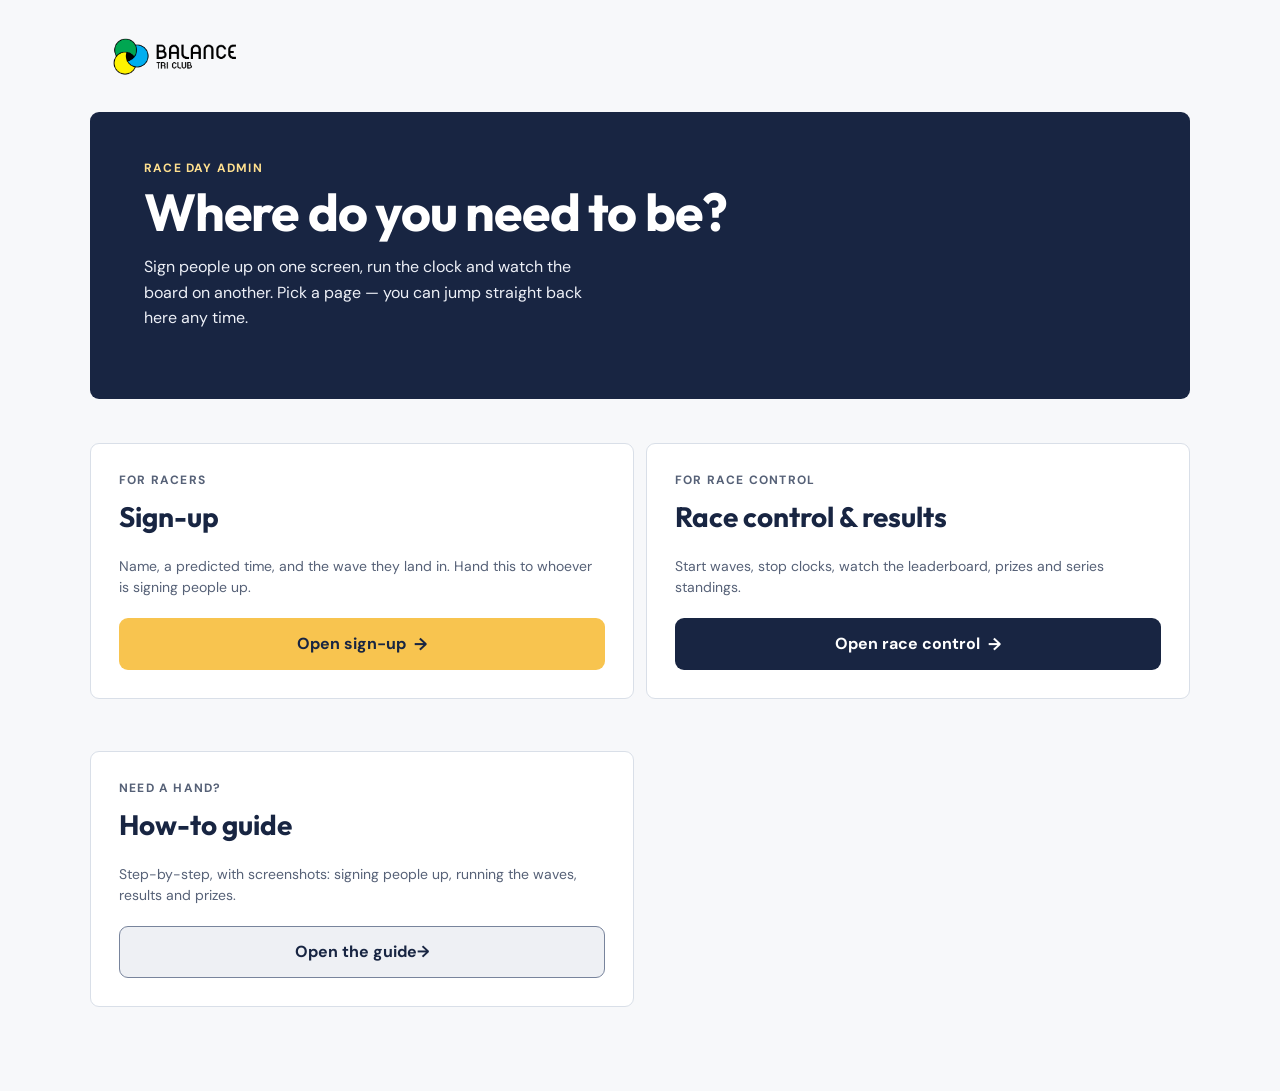
<file: admin.html>
<!doctype html>
<html lang="en">
<head>
  <meta charset="UTF-8" />
  <meta name="viewport" content="width=device-width, initial-scale=1.0, viewport-fit=cover" />
  <meta name="theme-color" content="#182542" />
  <title>Admin — Balance Tri Club, Beat the clock</title>
  <link rel="preconnect" href="https://fonts.googleapis.com">
  <link rel="preconnect" href="https://fonts.gstatic.com" crossorigin>
  <link href="https://fonts.googleapis.com/css2?family=DM+Sans:wght@400;500;600;700&family=Outfit:wght@600;700&display=swap" rel="stylesheet">
  <link rel="stylesheet" href="styles.css" />
</head>
<body>
  <a class="skip-link" href="#main">Skip to the page links</a>

  <div class="shell">
    <header class="topbar">
      <div class="brand">
        <img class="brand-logo" src="assets/balance-logo.png" alt="Balance Tri Club" />
      </div>
    </header>

    <main class="view" id="main">
      <div class="hero">
        <div class="hero-copy">
          <p class="eyebrow">RACE DAY ADMIN</p>
          <h1>Where do you need to be?</h1>
          <p>Sign people up on one screen, run the clock and watch the board on another. Pick a page — you can jump straight back here any time.</p>
        </div>
      </div>

      <div class="admin-links">
        <section class="panel admin-link-card">
          <div class="panel-heading">
            <p class="eyebrow">FOR RACERS</p>
            <h2>Sign-up</h2>
          </div>
          <p class="helper-text">Name, a predicted time, and the wave they land in. Hand this to whoever is signing people up.</p>
          <a class="primary-button" href="index.html">Open sign-up <span aria-hidden="true">→</span></a>
        </section>

        <section class="panel admin-link-card">
          <div class="panel-heading">
            <p class="eyebrow">FOR RACE CONTROL</p>
            <h2>Race control &amp; results</h2>
          </div>
          <p class="helper-text">Start waves, stop clocks, watch the leaderboard, prizes and series standings.</p>
          <a class="save-button" href="boltresults.html">Open race control <span aria-hidden="true">→</span></a>
        </section>

        <section class="panel admin-link-card">
          <div class="panel-heading">
            <p class="eyebrow">NEED A HAND?</p>
            <h2>How-to guide</h2>
          </div>
          <p class="helper-text">Step-by-step, with screenshots: signing people up, running the waves, results and prizes.</p>
          <a class="secondary-button" href="guide.html">Open the guide <span aria-hidden="true">→</span></a>
        </section>
      </div>
    </main>
  </div>
</body>
</html>
</file>
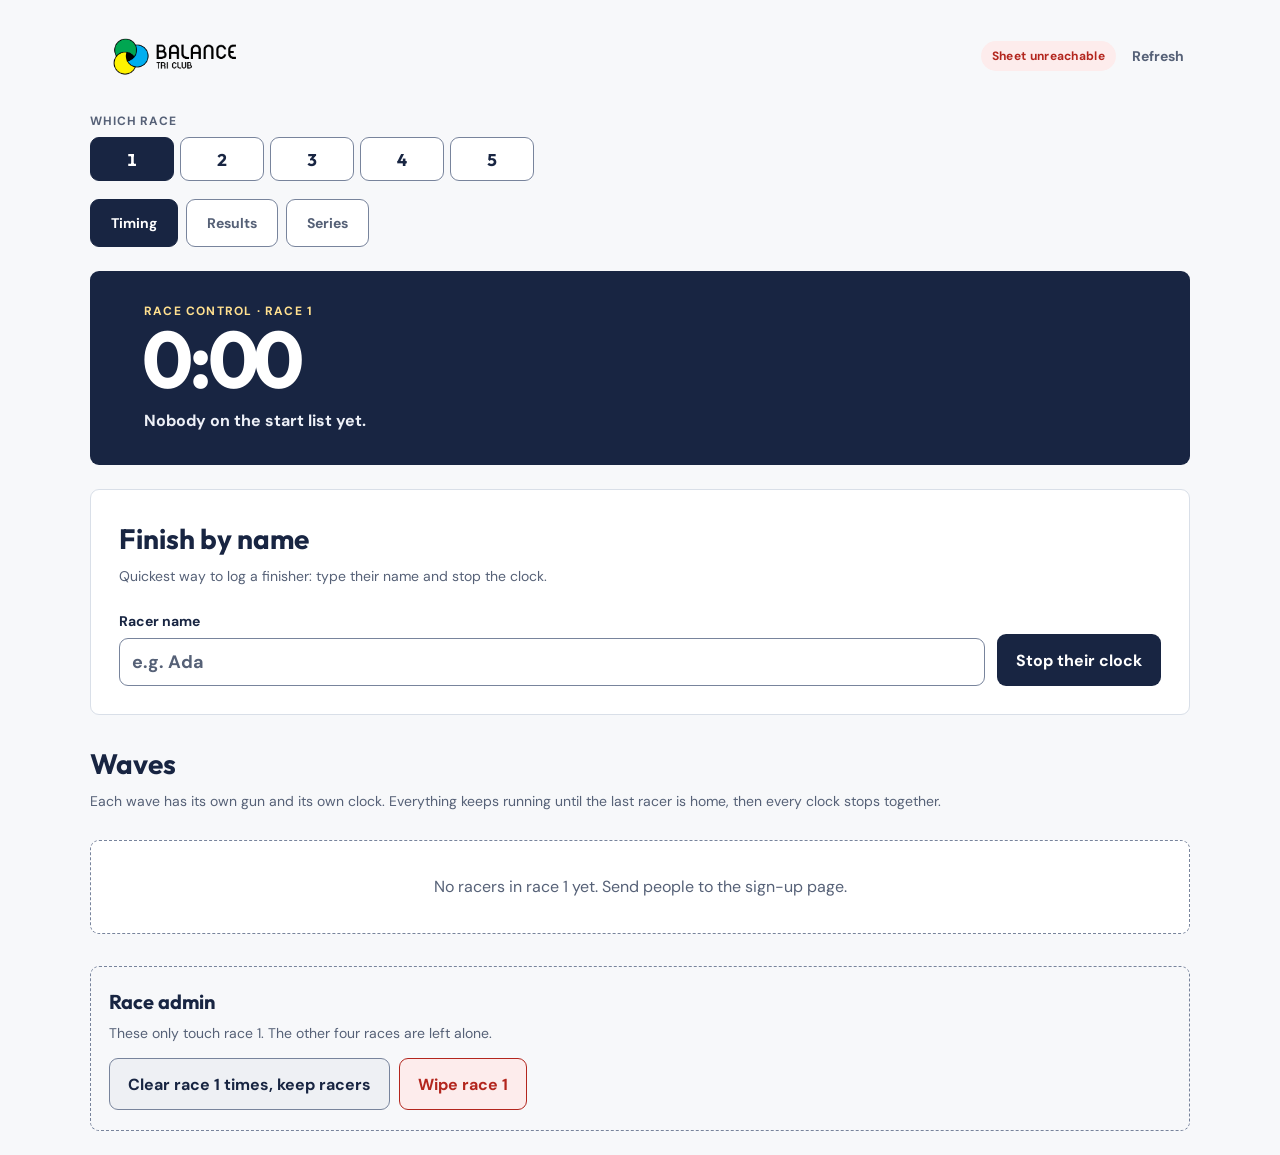
<file: boltresults.html>
<!doctype html>
<html lang="en">
<head>
  <meta charset="UTF-8" />
  <meta name="viewport" content="width=device-width, initial-scale=1.0, viewport-fit=cover" />
  <meta name="theme-color" content="#182542" />
  <title>Race control &amp; results — Balance Tri Club, Beat the clock</title>
  <link rel="preconnect" href="https://fonts.googleapis.com">
  <link rel="preconnect" href="https://fonts.gstatic.com" crossorigin>
  <link href="https://fonts.googleapis.com/css2?family=DM+Sans:wght@400;500;600;700&family=Outfit:wght@600;700&display=swap" rel="stylesheet">
  <link rel="stylesheet" href="styles.css" />
</head>
<body class="has-thumb-bar">
  <a class="skip-link" href="#main">Skip to the main content</a>

  <div class="shell">
    <header class="topbar">
      <div class="brand">
        <img class="brand-logo" src="assets/balance-logo.png" alt="Balance Tri Club" />
      </div>
      <div class="header-actions">
        <p class="sync-status">
          <span class="visually-hidden">Sheet connection:</span>
          <span class="sync-pill" id="syncPill">Local only</span>
        </p>
        <button class="text-button" id="refreshButton" type="button">Refresh</button>
      </div>
    </header>

    <fieldset class="race-pick" id="racePicker">
      <legend>Which race</legend>
      <div class="race-pick-options">
        <span class="race-pick-option">
          <input type="radio" name="race" id="race-1" value="1" checked />
          <label for="race-1"><span class="visually-hidden">Race </span>1</label>
        </span>
        <span class="race-pick-option">
          <input type="radio" name="race" id="race-2" value="2" />
          <label for="race-2"><span class="visually-hidden">Race </span>2</label>
        </span>
        <span class="race-pick-option">
          <input type="radio" name="race" id="race-3" value="3" />
          <label for="race-3"><span class="visually-hidden">Race </span>3</label>
        </span>
        <span class="race-pick-option">
          <input type="radio" name="race" id="race-4" value="4" />
          <label for="race-4"><span class="visually-hidden">Race </span>4</label>
        </span>
        <span class="race-pick-option">
          <input type="radio" name="race" id="race-5" value="5" />
          <label for="race-5"><span class="visually-hidden">Race </span>5</label>
        </span>
      </div>
    </fieldset>

    <div class="storage-notice hidden" id="storageNotice">
      <strong>This device only, for now.</strong>
      Times, waves and prizes are stored right here until the Google Sheet is connected — closing the browser or switching phones loses them. A five-race series runs for months, so connect the Sheet before race day. See <code>README.md</code>.
    </div>

    <nav class="thumb-bar" aria-label="Sections">
      <div class="tab-strip" role="tablist" aria-label="Race control and results">
        <button type="button" class="view-tab" role="tab" data-view="timing" id="tab-timing" aria-controls="view-timing" aria-selected="true">Timing</button>
        <button type="button" class="view-tab" role="tab" data-view="board" id="tab-board" aria-controls="view-board" aria-selected="false" tabindex="-1">Results</button>
        <button type="button" class="view-tab" role="tab" data-view="series" id="tab-series" aria-controls="view-series" aria-selected="false" tabindex="-1">Series</button>
      </div>
    </nav>

    <main id="main">
      <!-- ─────────────────────── RACE CONTROL ─────────────────────── -->
      <section id="view-timing" class="view" role="tabpanel" aria-labelledby="tab-timing" tabindex="-1">
        <div class="hero clock-hero">
          <div class="hero-copy">
            <h1 class="eyebrow">RACE CONTROL · RACE <span data-race-number>1</span></h1>
            <p class="global-clock" id="globalClock" role="timer" aria-live="off">0:00</p>
            <p class="clock-sub" id="clockSub">Waiting on wave 1.</p>
          </div>
        </div>

        <form class="panel quick-finish" id="quickFinishForm" novalidate>
          <div class="panel-heading">
            <h2>Finish by name</h2>
            <p class="helper-text" id="quickFinishHelp">Quickest way to log a finisher: type their name and stop the clock.</p>
          </div>
          <div class="quick-finish-row">
            <span class="field">
              <label for="quickFinishInput">Racer name</label>
              <input id="quickFinishInput" type="text" autocomplete="off" autocapitalize="words" spellcheck="false" placeholder="e.g. Ada" aria-describedby="quickFinishHelp" />
            </span>
            <button class="save-button" type="submit">Stop their clock</button>
          </div>
          <p class="form-error hidden" id="quickFinishError" role="alert"></p>
        </form>

        <div class="section-head">
          <h2>Waves</h2>
          <p class="helper-text">Each wave has its own gun and its own clock. Everything keeps running until the last racer is home, then every clock stops together.</p>
        </div>
        <div id="waveControls" class="wave-list"></div>
        <p class="empty-state hidden" id="controlEmpty">No racers in race <span data-race-number>1</span> yet. Send people to the sign-up page.</p>

        <div class="danger-zone">
          <h2>Race admin</h2>
          <p class="helper-text">These only touch race <span data-race-number>1</span>. The other four races are left alone.</p>
          <div class="danger-actions">
            <button type="button" class="secondary-button" id="resetTimesButton">
              Clear race <span data-race-number>1</span> times, keep racers
            </button>
            <button type="button" class="secondary-button danger" id="resetRaceButton">
              Wipe race <span data-race-number>1</span>
            </button>
          </div>
        </div>
      </section>

      <!-- ─────────────────────── LEADERBOARD ─────────────────────── -->
      <section id="view-board" class="view hidden" role="tabpanel" aria-labelledby="tab-board" tabindex="-1">
        <div class="section-head">
          <h1>Race <span data-race-number>1</span> leaderboard &amp; prizes</h1>
          <p class="helper-text">Ranked by how close each racer landed to their own predicted time. The top three take gold, silver and bronze; the table below is the whole field.</p>
        </div>

        <div class="podium" id="podium"></div>

        <div class="board-wrap" role="region" aria-labelledby="boardCaption" tabindex="0">
          <table class="board" id="boardTable">
            <caption id="boardCaption" class="visually-hidden">
              Racers ranked by the difference between their actual and predicted time.
              The top three places take the automatic prizes named on the cards above.
            </caption>
            <thead>
              <tr>
                <th scope="col" class="col-rank">Place</th>
                <th scope="col">Racer</th>
                <th scope="col" class="num col-wide">Predicted</th>
                <th scope="col" class="num col-wide">Actual</th>
                <th scope="col" class="num">Difference</th>
              </tr>
            </thead>
            <tbody id="boardBody"></tbody>
          </table>
        </div>
        <p class="empty-state hidden" id="boardEmpty">Nothing to rank yet. The board fills up as racers cross the line.</p>

        <div class="section-head">
          <h2>Prizes you made up</h2>
          <p class="helper-text">The medals at the top are automatic. These are the ones you dream up on the day.</p>
        </div>
        <div id="prizeList" class="prize-grid"></div>

        <form class="panel" id="adhocForm" novalidate>
          <div class="panel-heading">
            <p class="eyebrow">ADHOC PRIZE</p>
            <h2>Make one up</h2>
          </div>
          <div class="add-form-fields">
            <label for="prizeLabel">Prize name</label>
            <input name="label" id="prizeLabel" placeholder="e.g. Best hat" />
            <label for="prizeRacer">Give it to</label>
            <select name="racerId" id="prizeRacer"></select>
          </div>
          <p class="form-error hidden" id="prizeError" role="alert"></p>
          <div class="dialog-footer">
            <button class="primary-button" type="submit">Award it <span aria-hidden="true">★</span></button>
          </div>
        </form>
      </section>

      <!-- ───────────────────── SERIES STANDINGS ───────────────────── -->
      <section id="view-series" class="view hidden" role="tabpanel" aria-labelledby="tab-series" tabindex="-1">
        <div class="section-head">
          <h1>Series standings</h1>
          <p class="helper-text">Your best four races of the five. Finish four to be in the running for the grand prize.</p>
        </div>

        <div class="rule-card">
          <h2>How the series is scored</h2>
          <ol class="rule-list">
            <li><strong>Best four of five.</strong> We count your four best races. Turn up to all five and your worst one is dropped — one shocker won't sink your series.</li>
            <li><strong>Finish four to qualify.</strong> Anyone on fewer than four finished races isn't in the running for the grand prize, however good those races were.</li>
            <li><strong>Smallest total wins.</strong> Add up the differences from your best four. Closest to your own calls takes the grand prize.</li>
          </ol>
          <p class="rule-note">Differences are absolute — a minute under your call costs exactly as much as a minute over it. Every race still hands out its own prizes on the day, qualified or not.</p>
        </div>

        <div class="board-wrap" role="region" aria-labelledby="seriesCaption" tabindex="0">
          <table class="board series-board" id="seriesTable">
            <caption id="seriesCaption" class="visually-hidden">
              Series standings for the grand prize, ranked on each person's best four races.
              Anyone with fewer than four finished races is listed below the qualifiers and
              is not in the running. A struck-through race time is one that was dropped.
            </caption>
            <thead>
              <tr>
                <th scope="col" class="col-rank">Place</th>
                <th scope="col">Person</th>
                <th scope="col" class="num col-wide">R1</th>
                <th scope="col" class="num col-wide">R2</th>
                <th scope="col" class="num col-wide">R3</th>
                <th scope="col" class="num col-wide">R4</th>
                <th scope="col" class="num col-wide">R5</th>
                <th scope="col" class="num col-wide">Races done</th>
                <th scope="col" class="num">Best 4</th>
              </tr>
            </thead>
            <tbody id="seriesBody"></tbody>
          </table>
        </div>
        <p class="empty-state hidden" id="seriesEmpty">No series results yet. They appear once someone finishes a race.</p>

        <div class="section-head">
          <h2>Series prizes</h2>
          <p class="helper-text">These two span the whole series. Every race still hands out its own on the day.</p>
        </div>
        <div id="seriesPrizes" class="prize-grid"></div>
      </section>
    </main>
  </div>

  <p class="visually-hidden" id="announcer" role="status" aria-live="polite"></p>

  <script src="core.js"></script>
  <script src="results.js"></script>
</body>
</html>
</file>
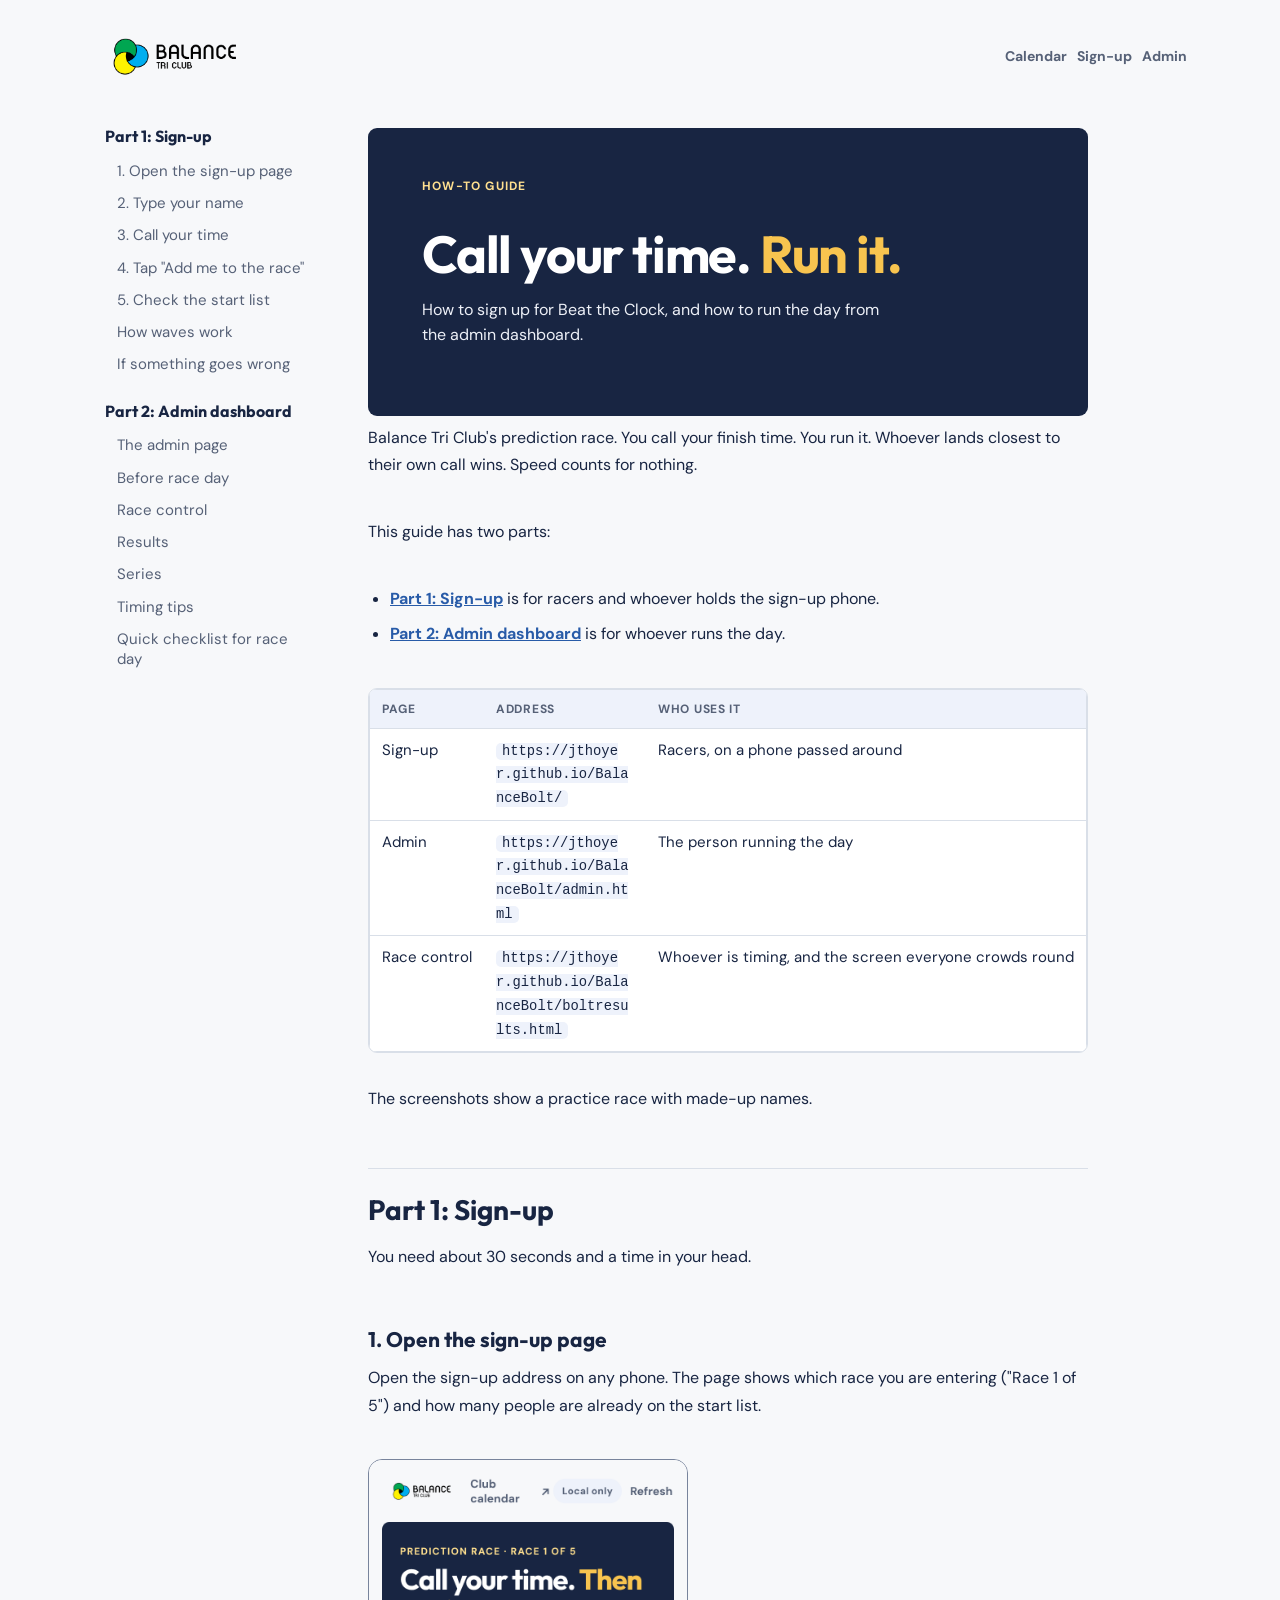
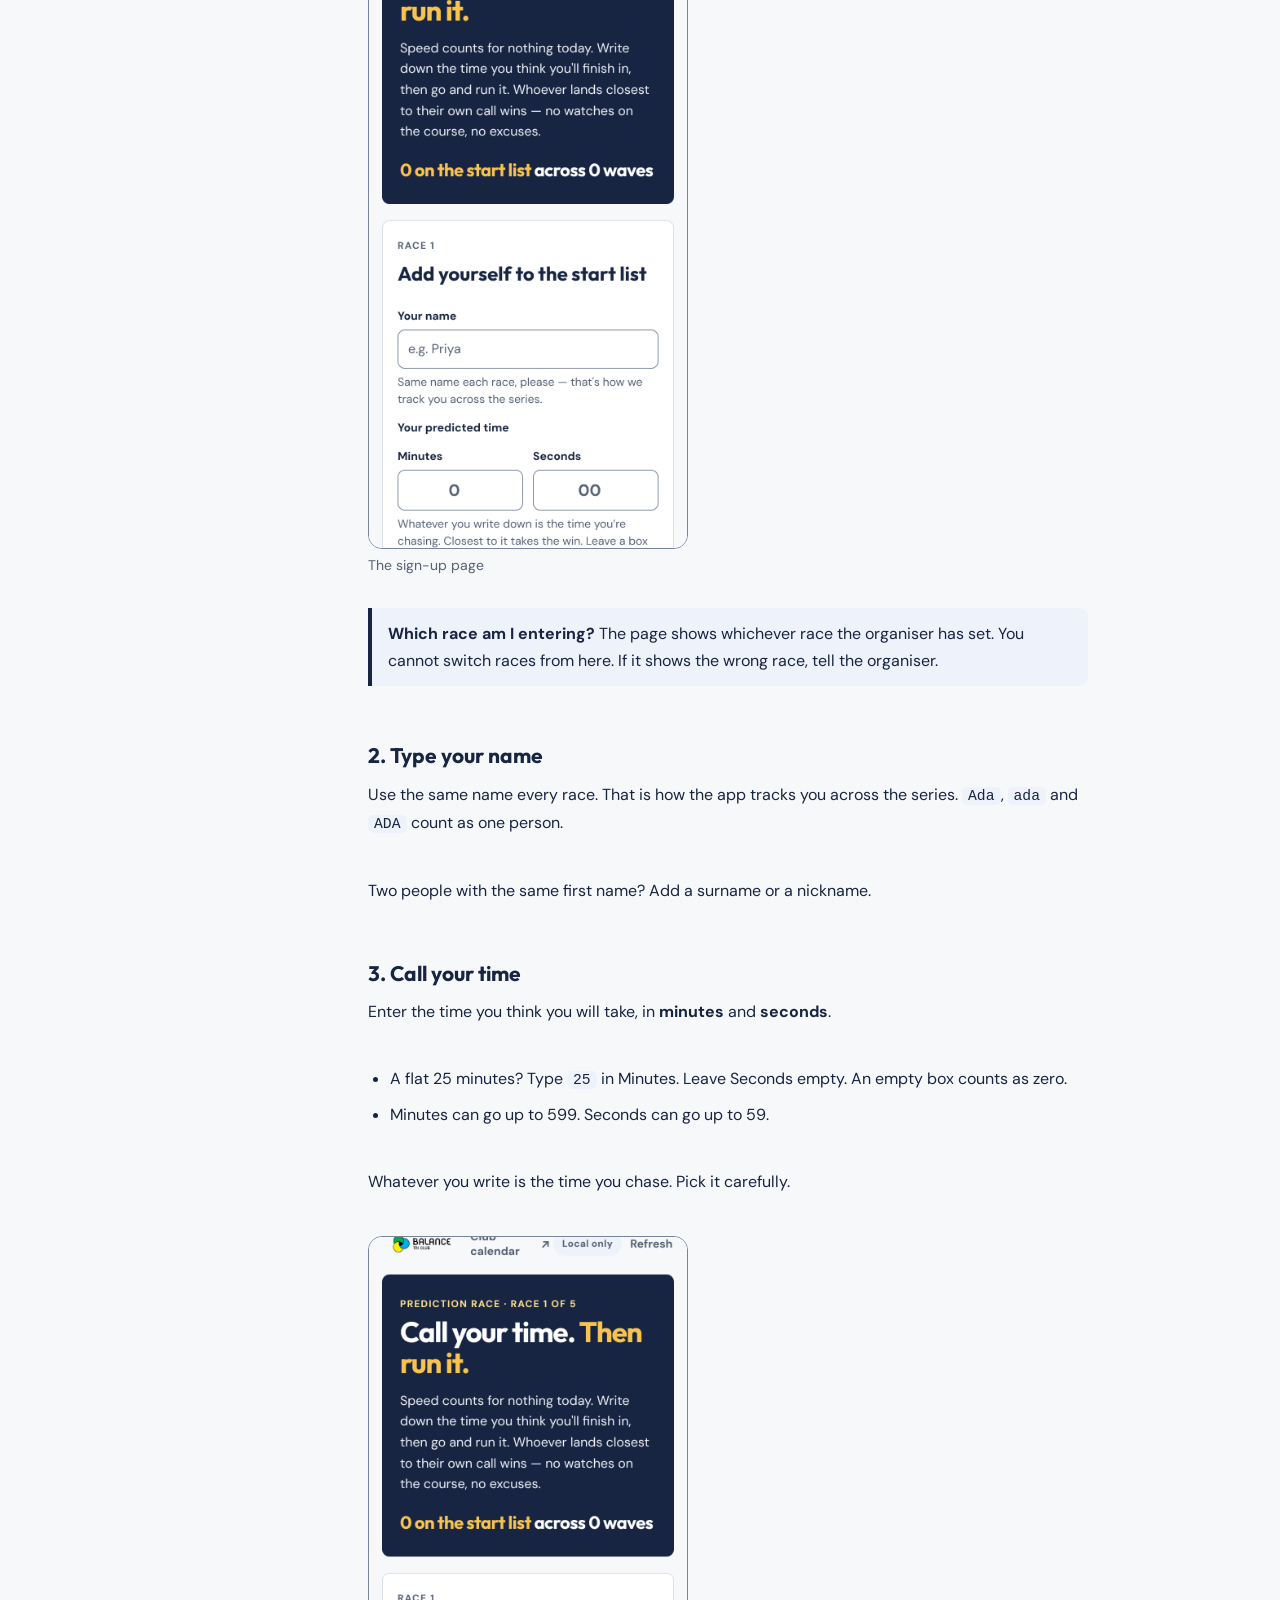
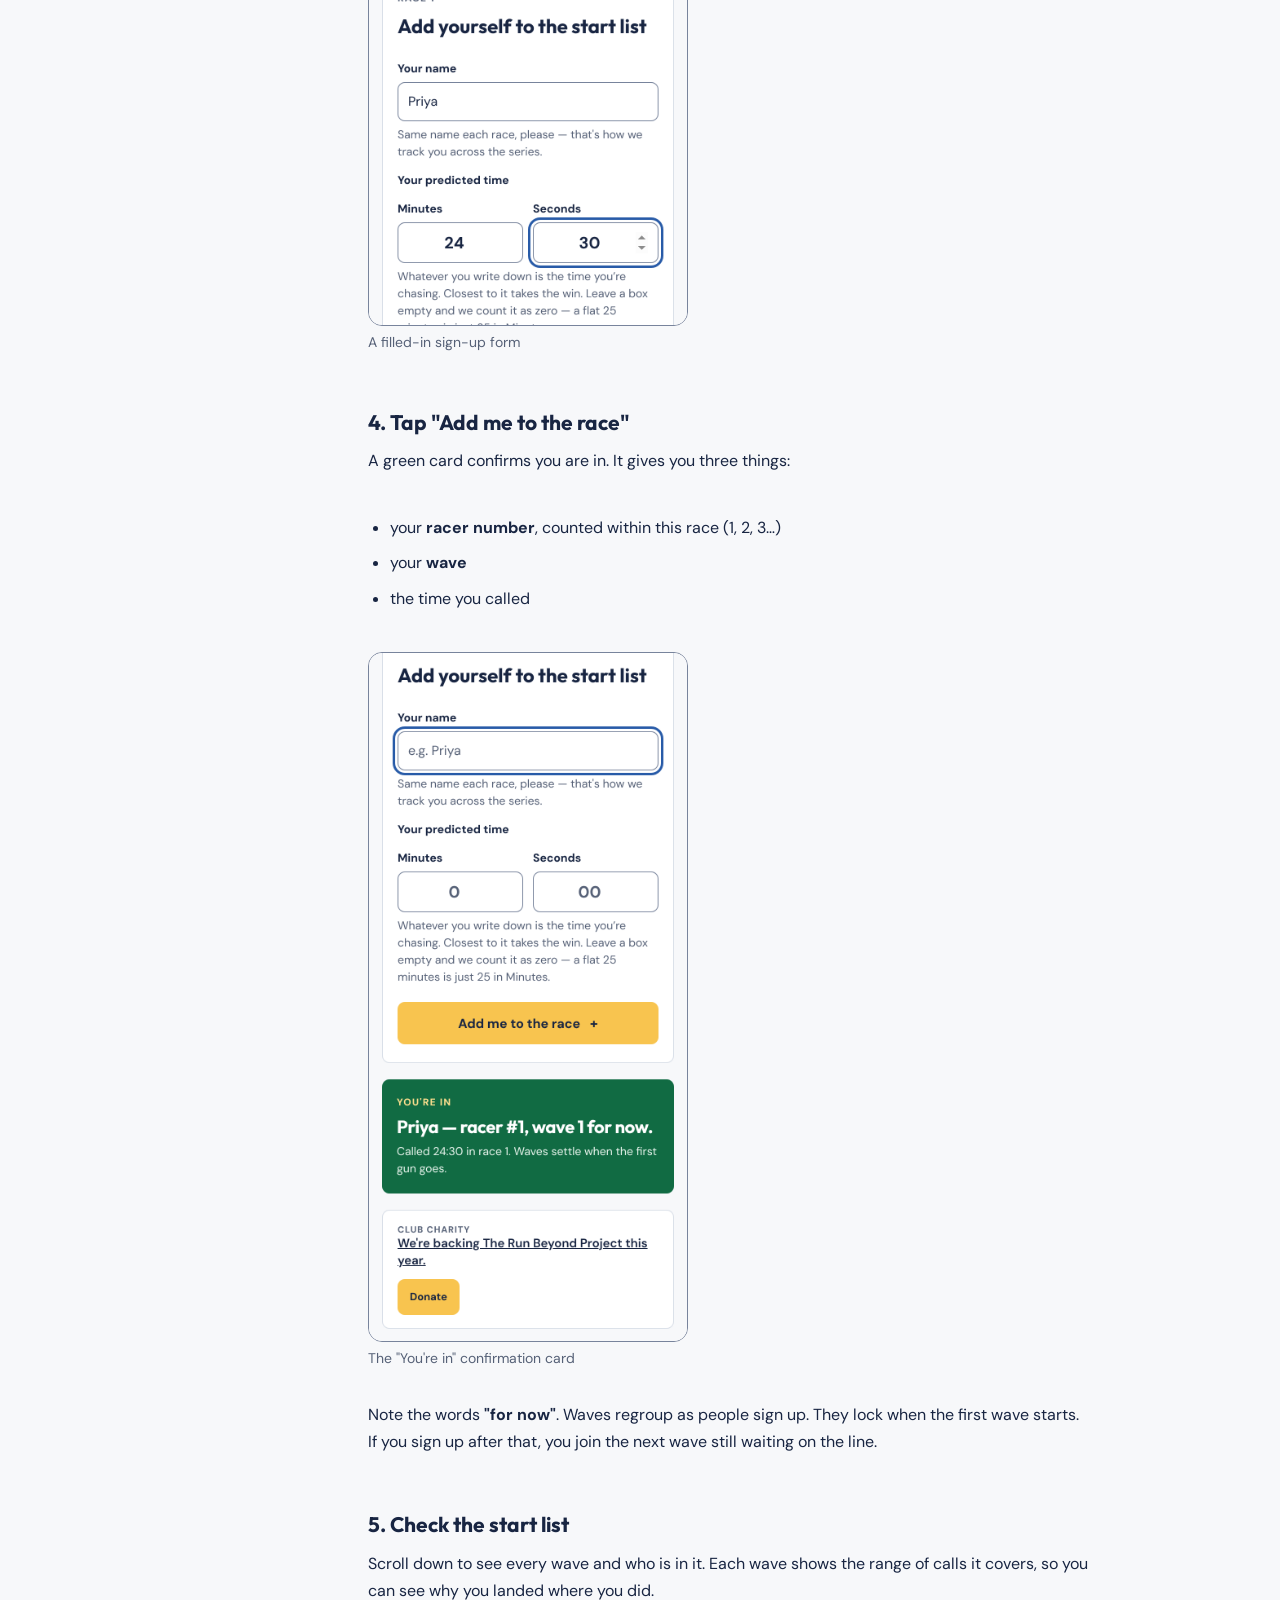
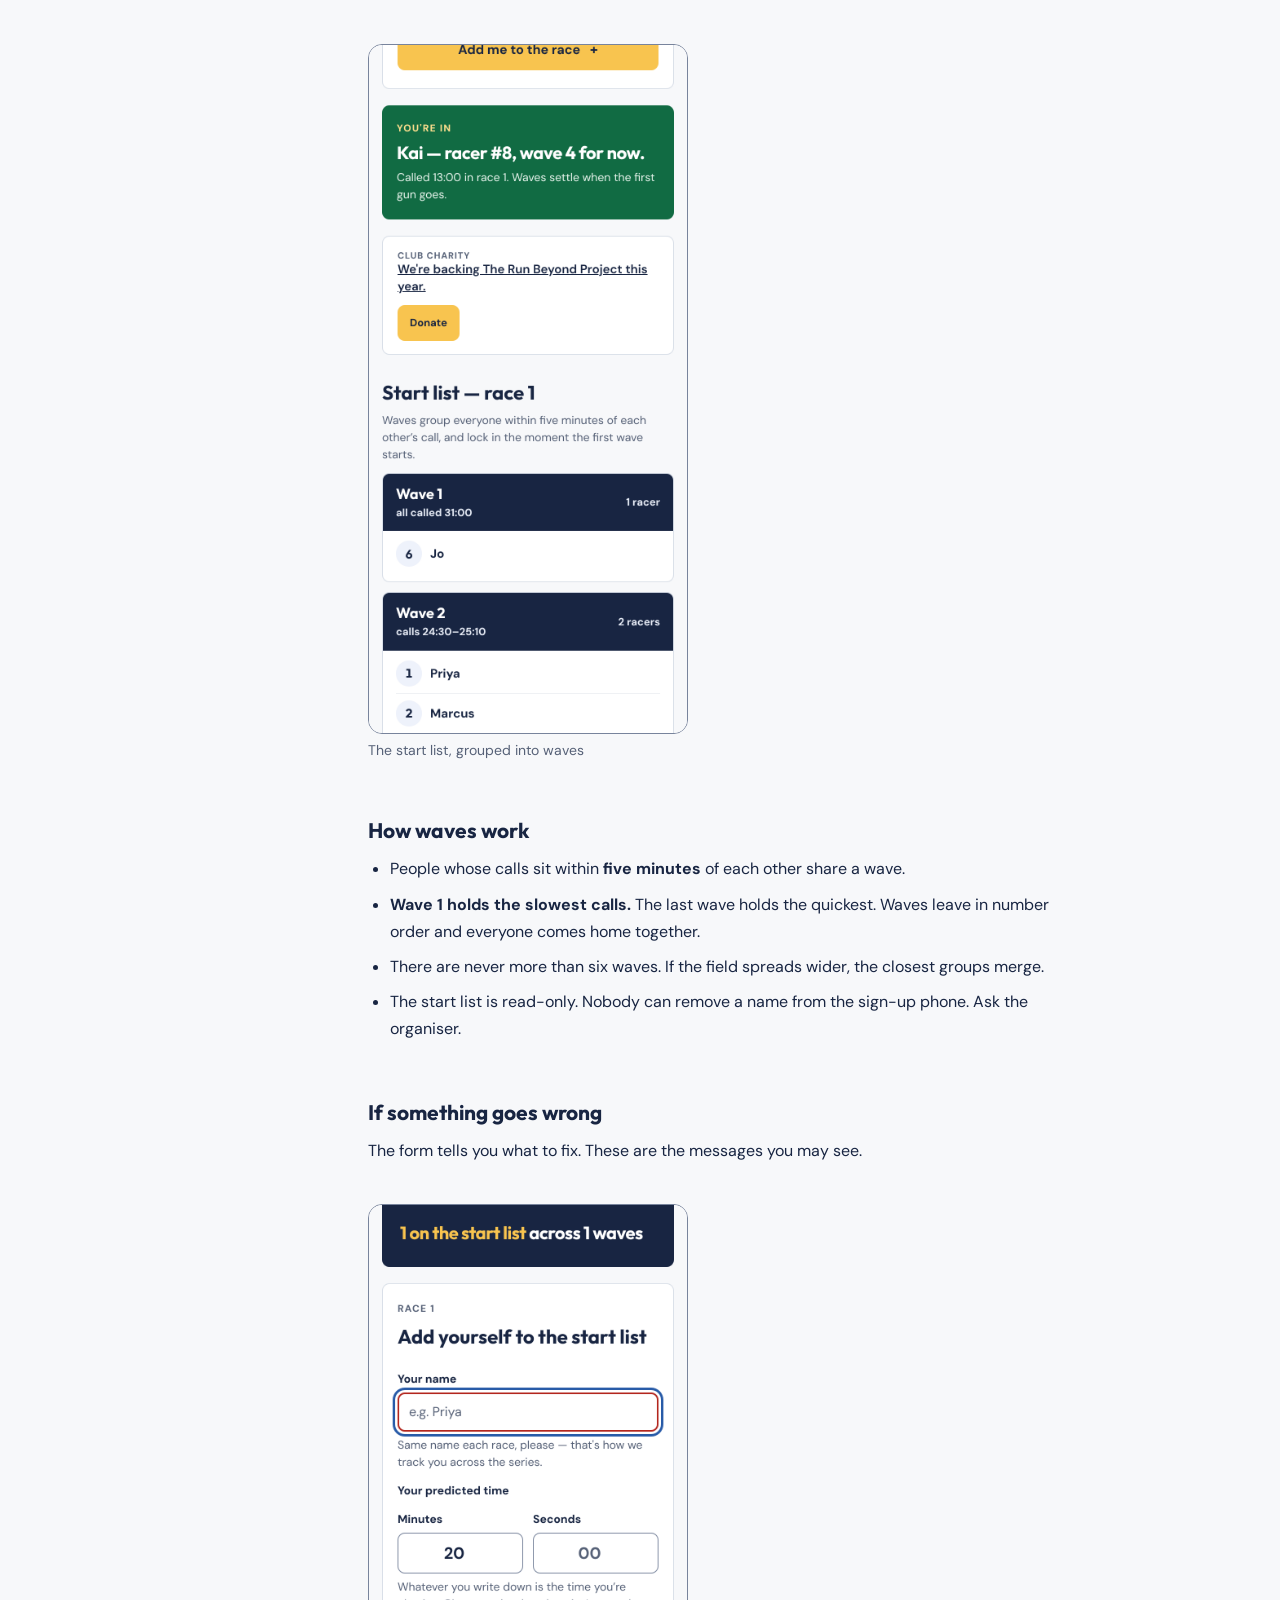
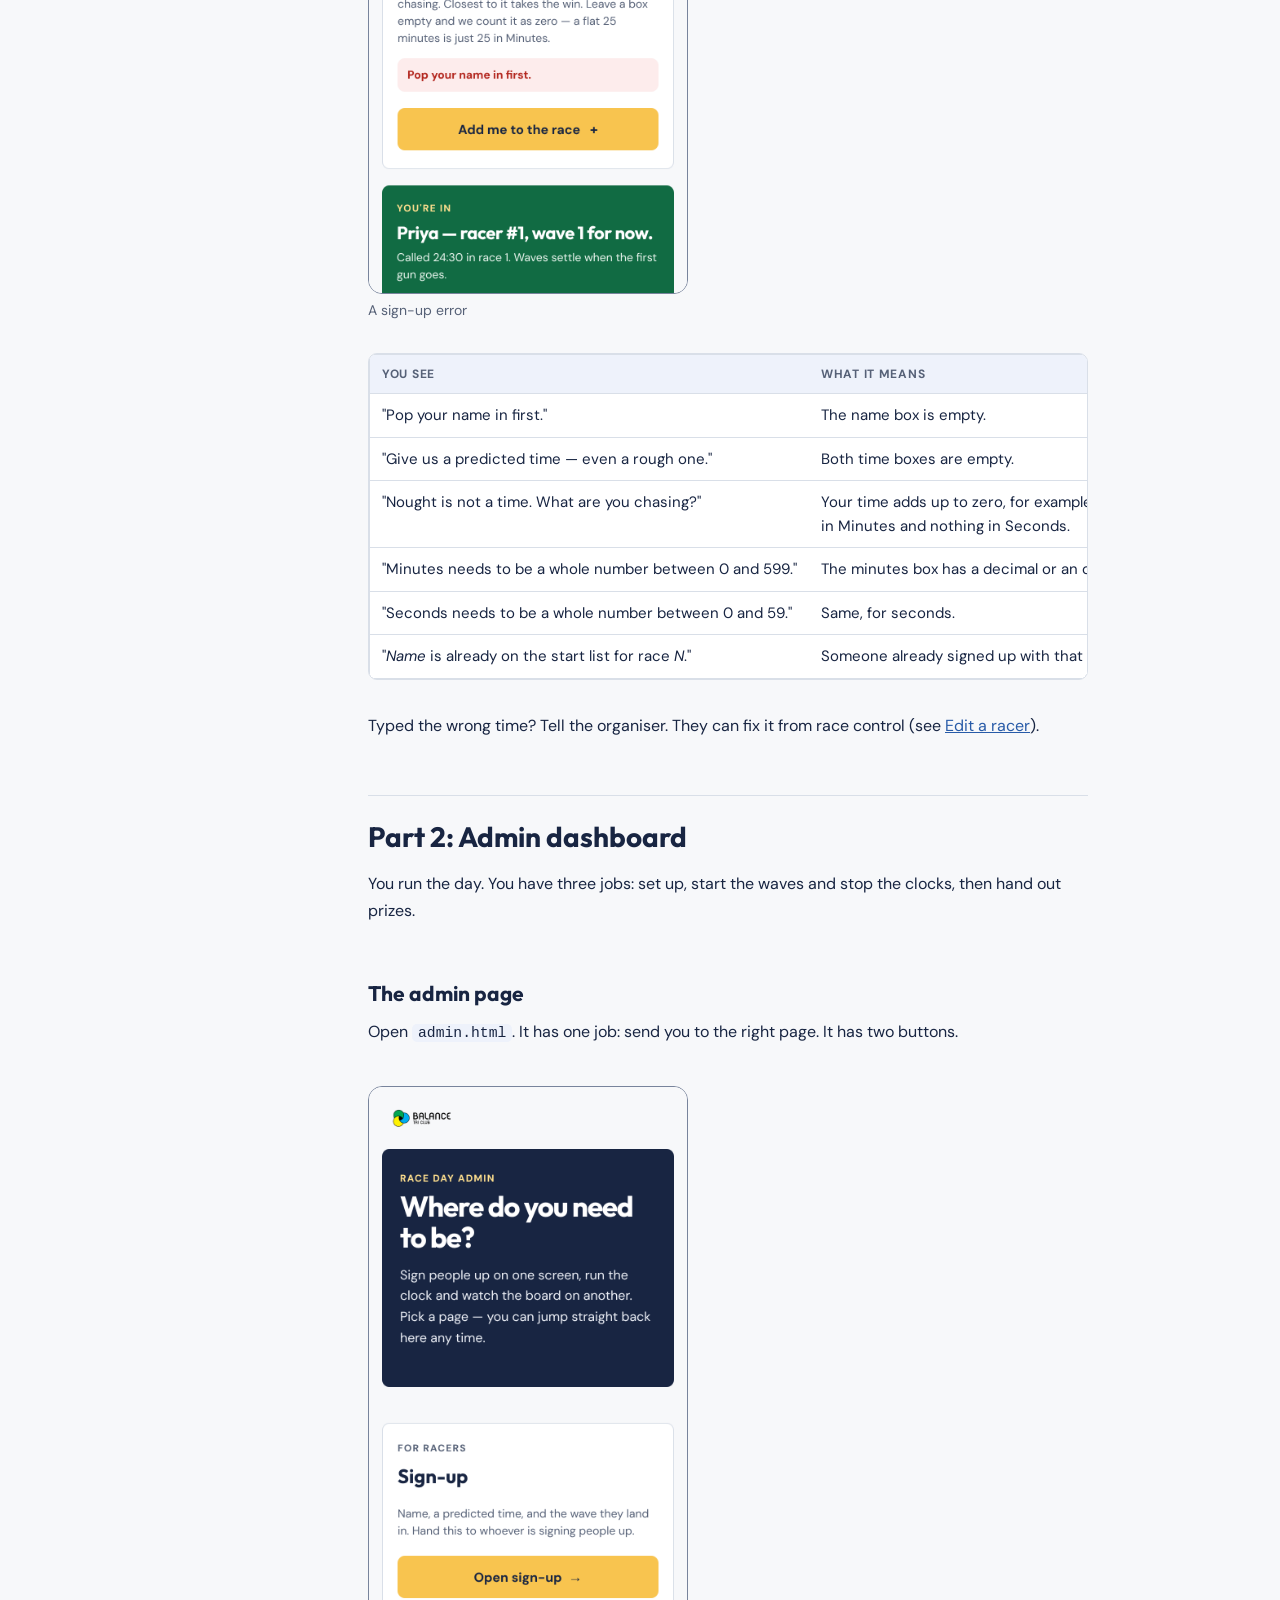
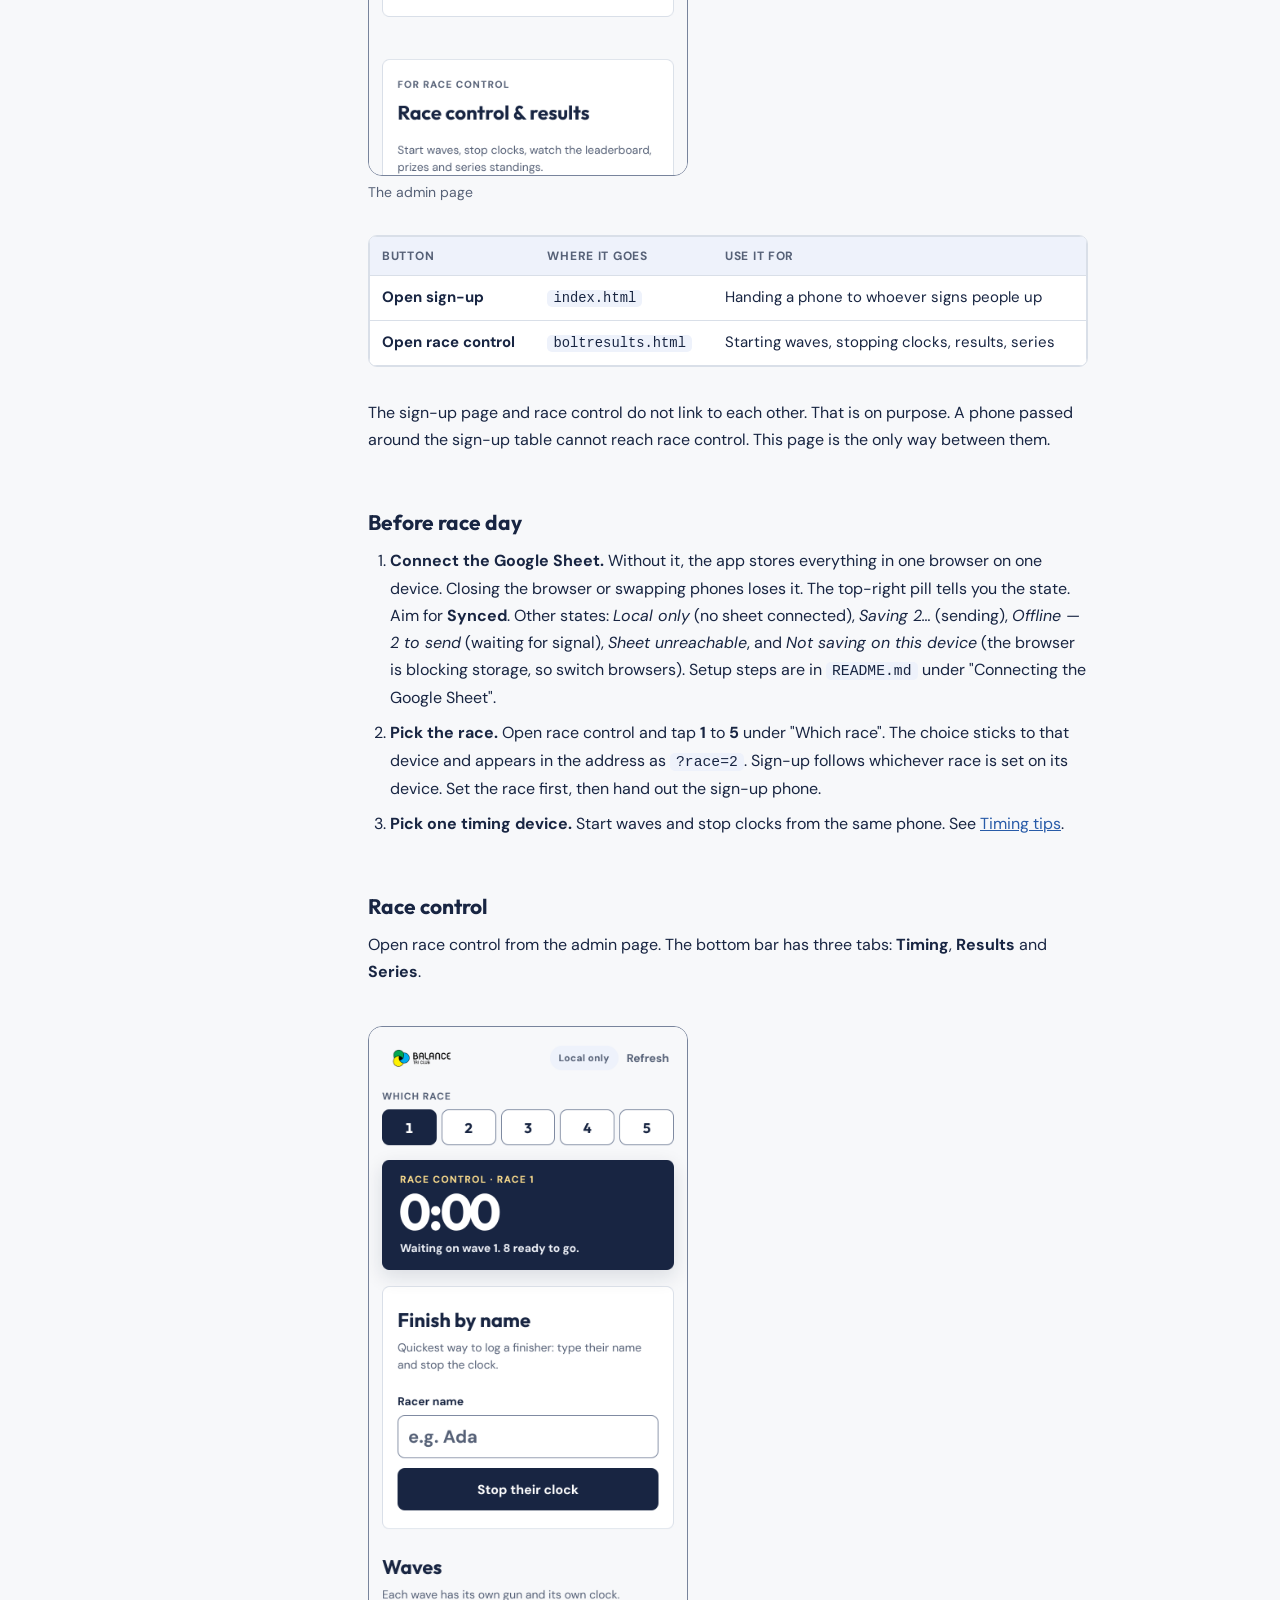
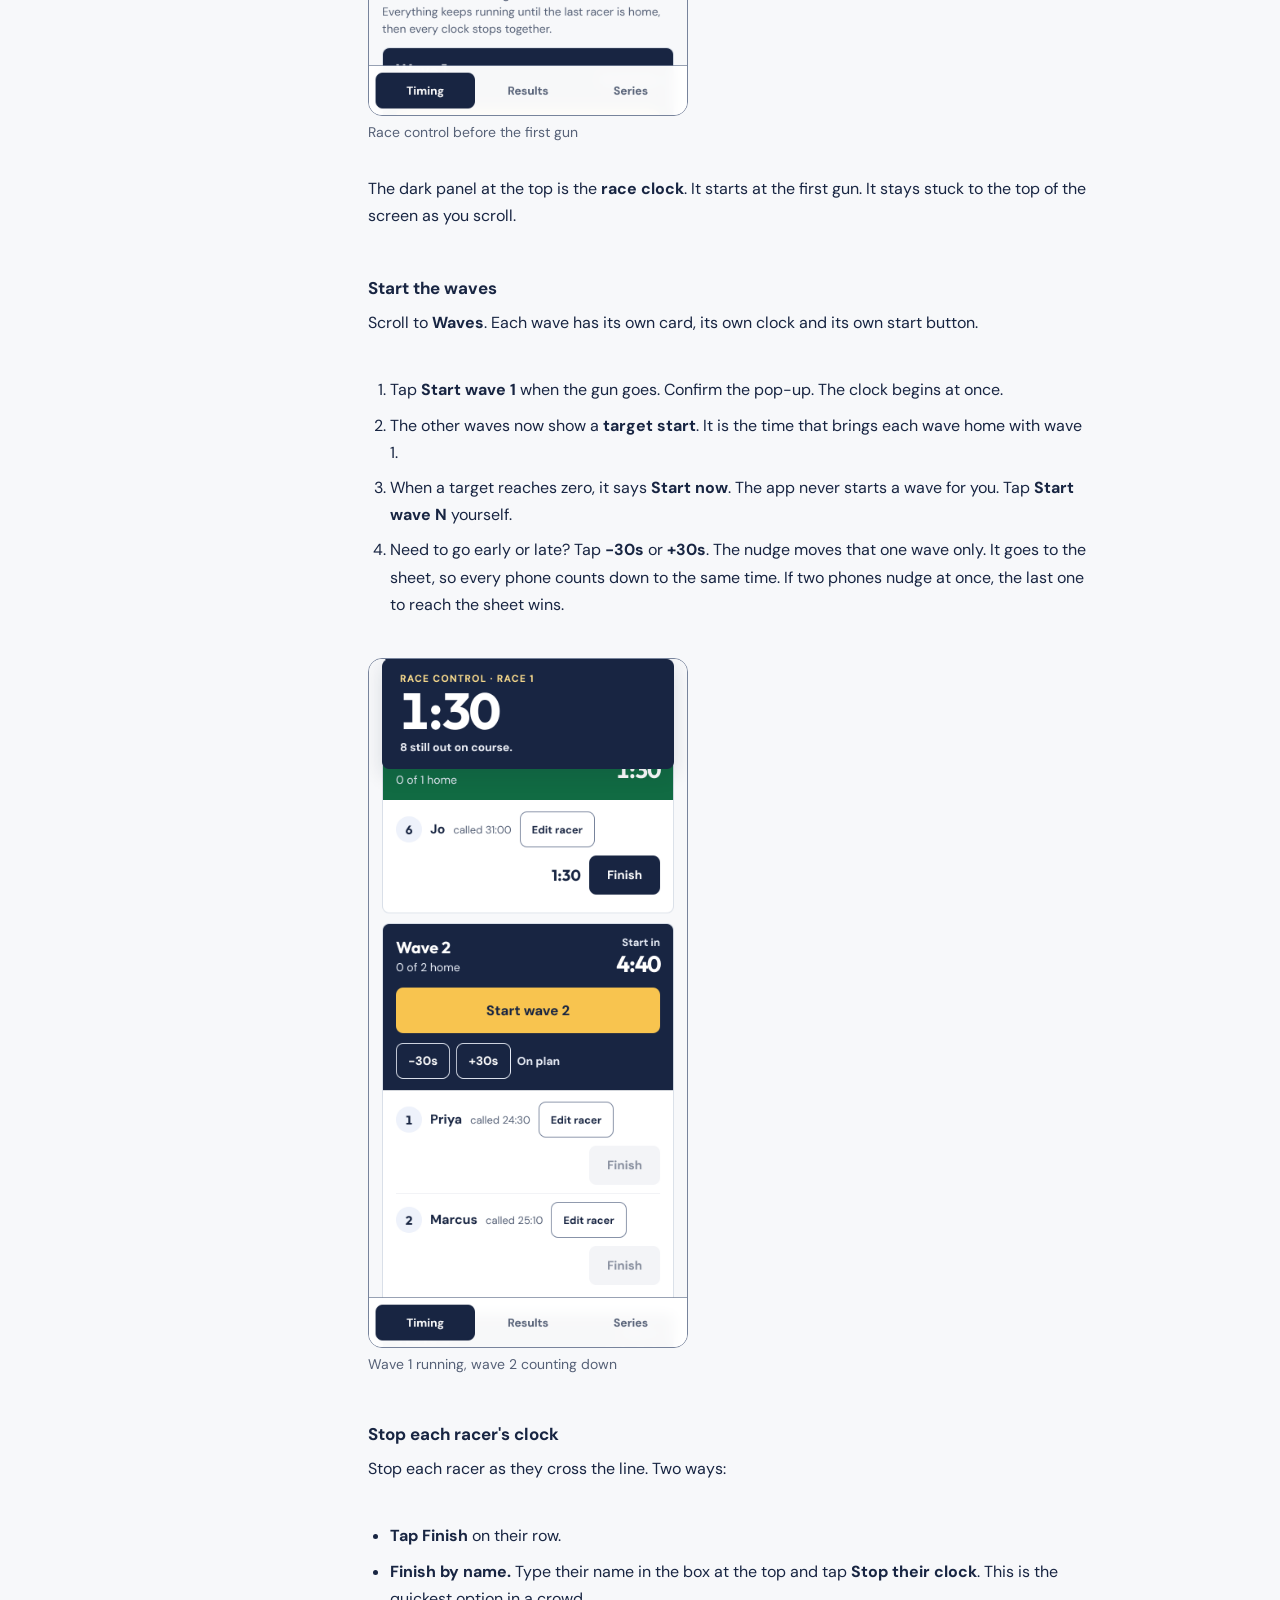
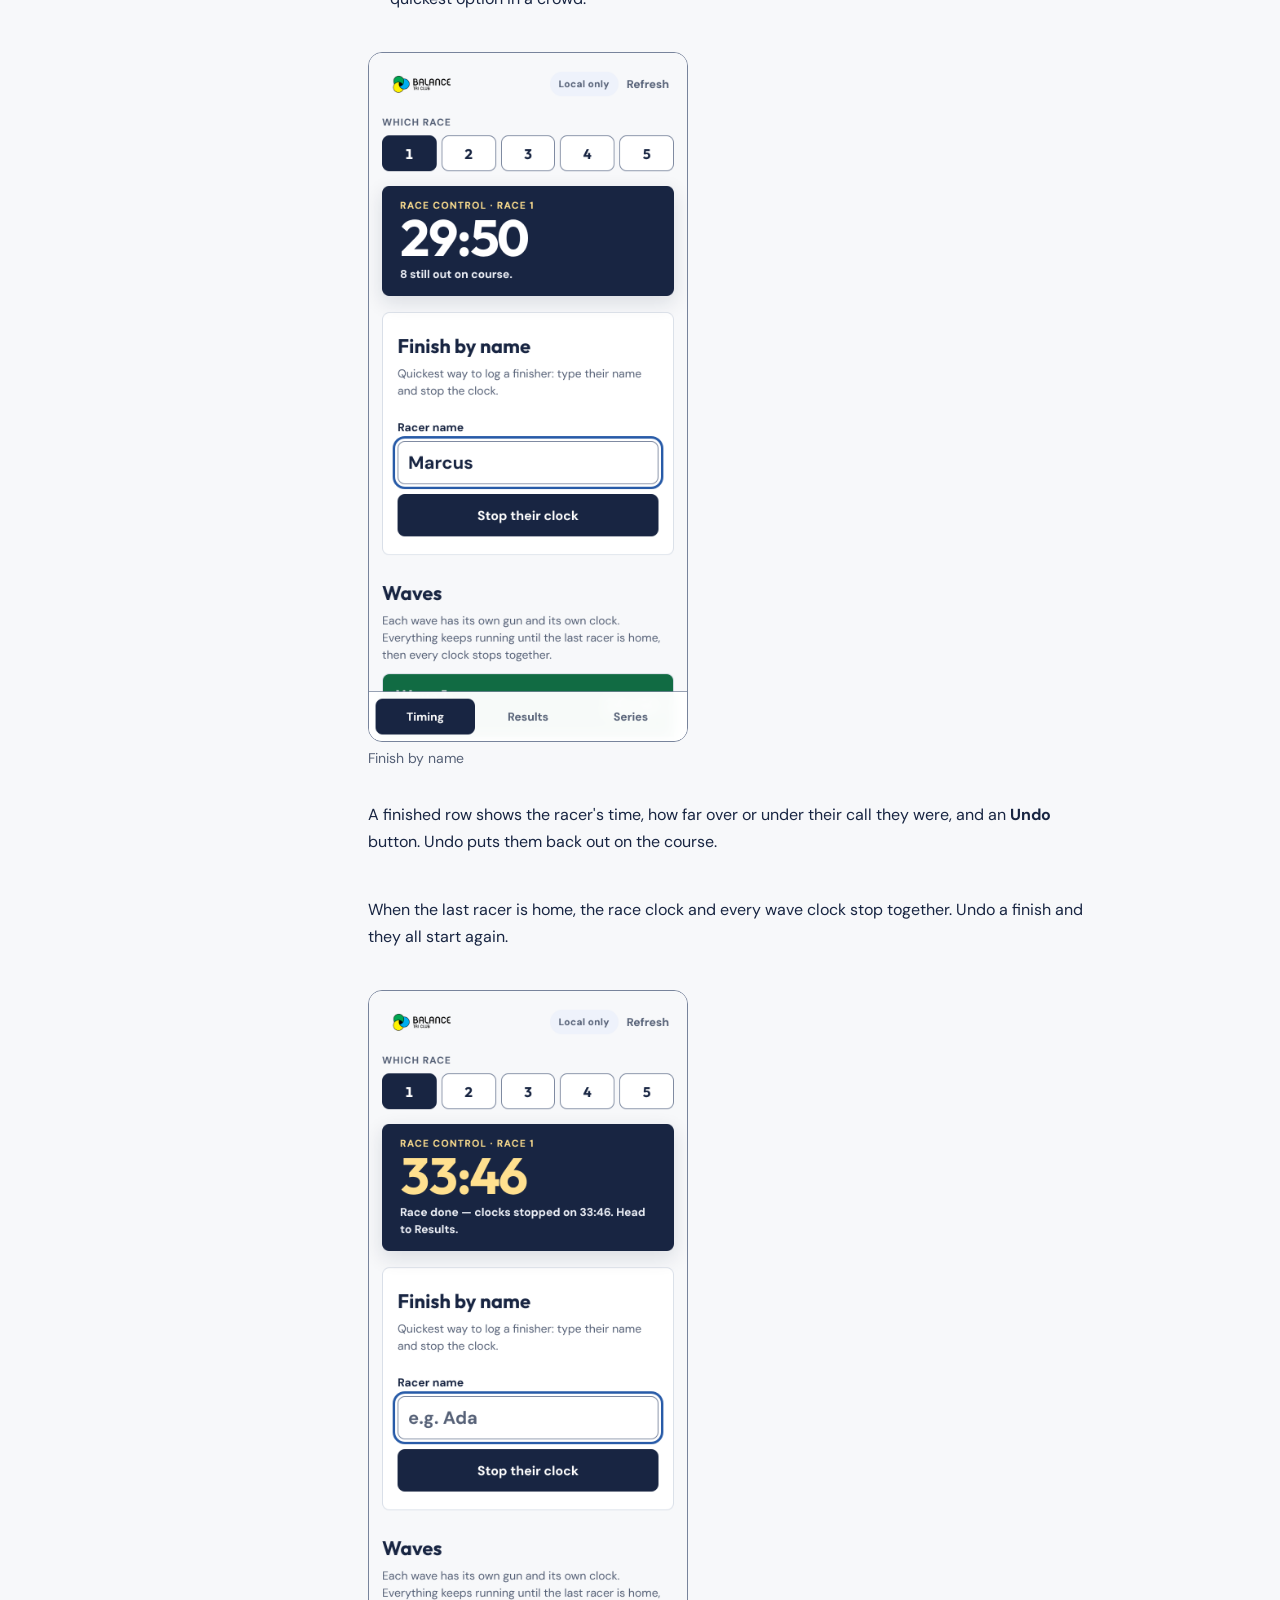
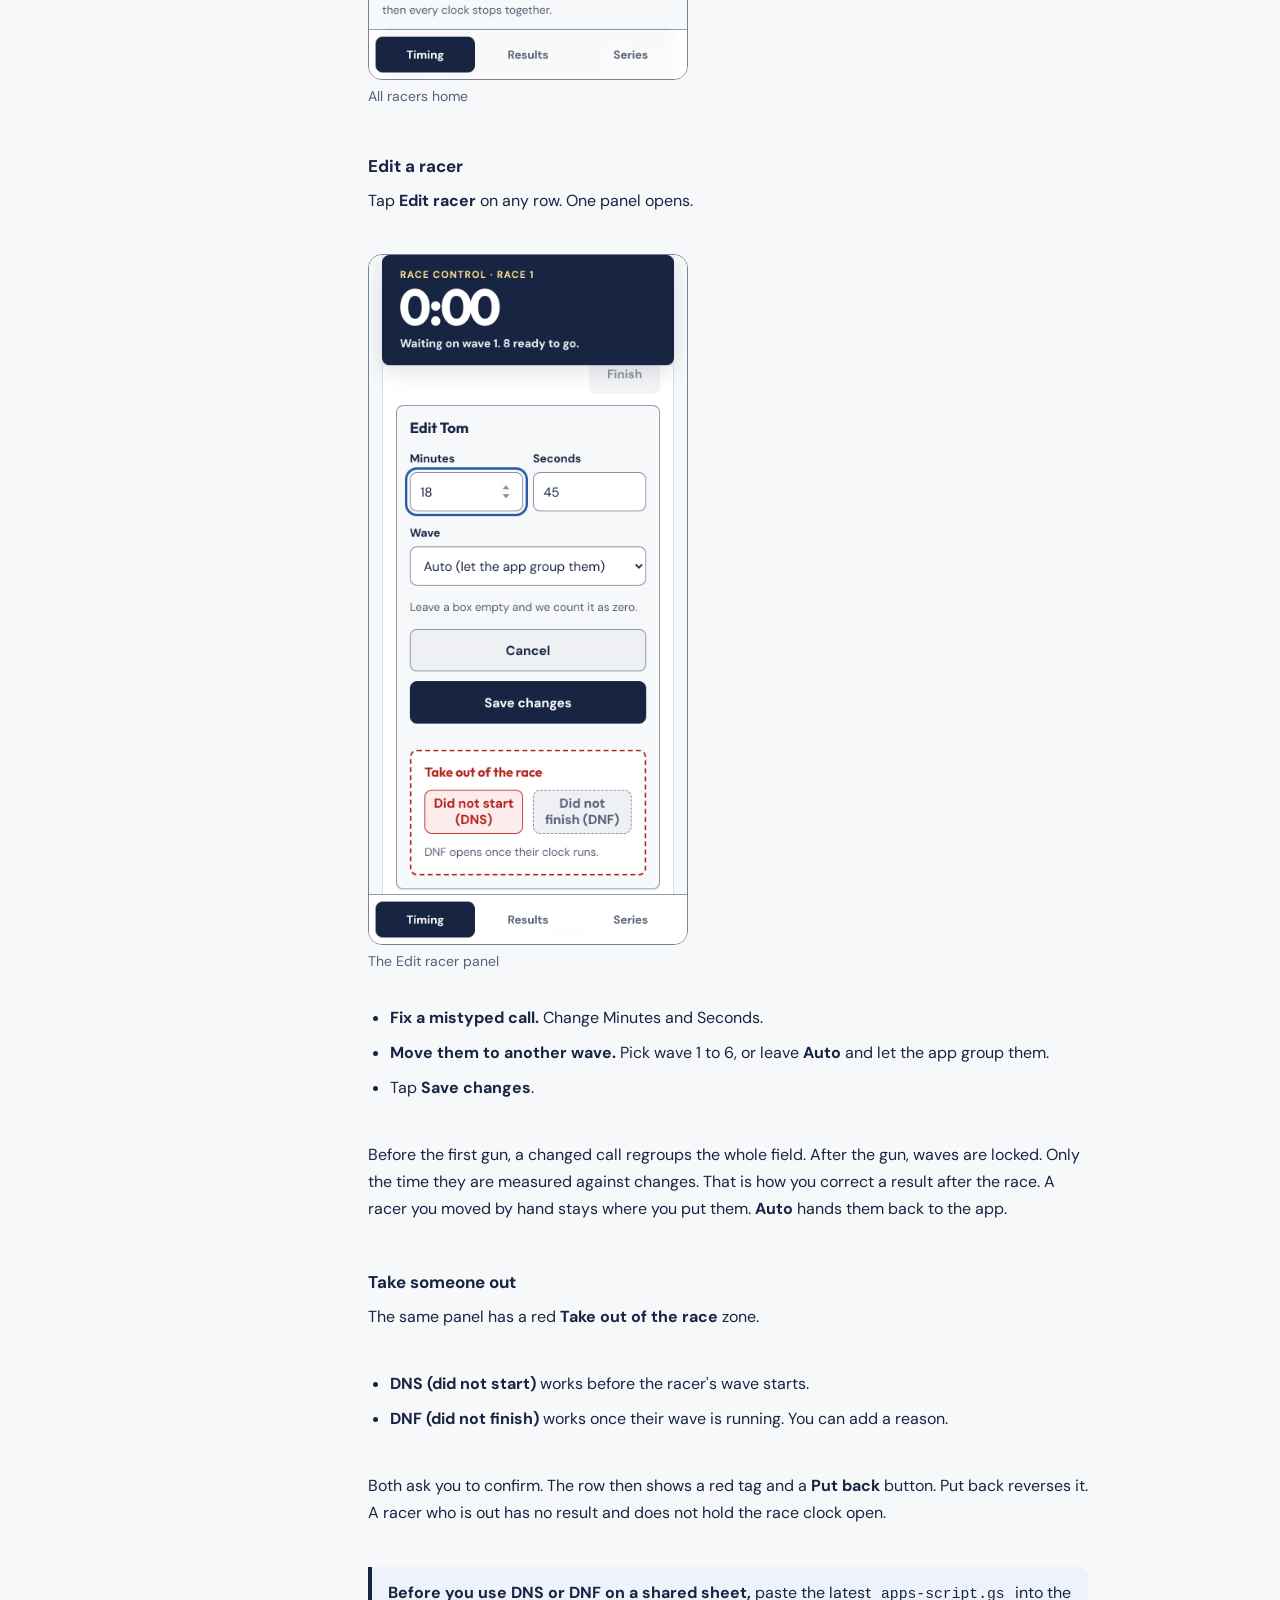
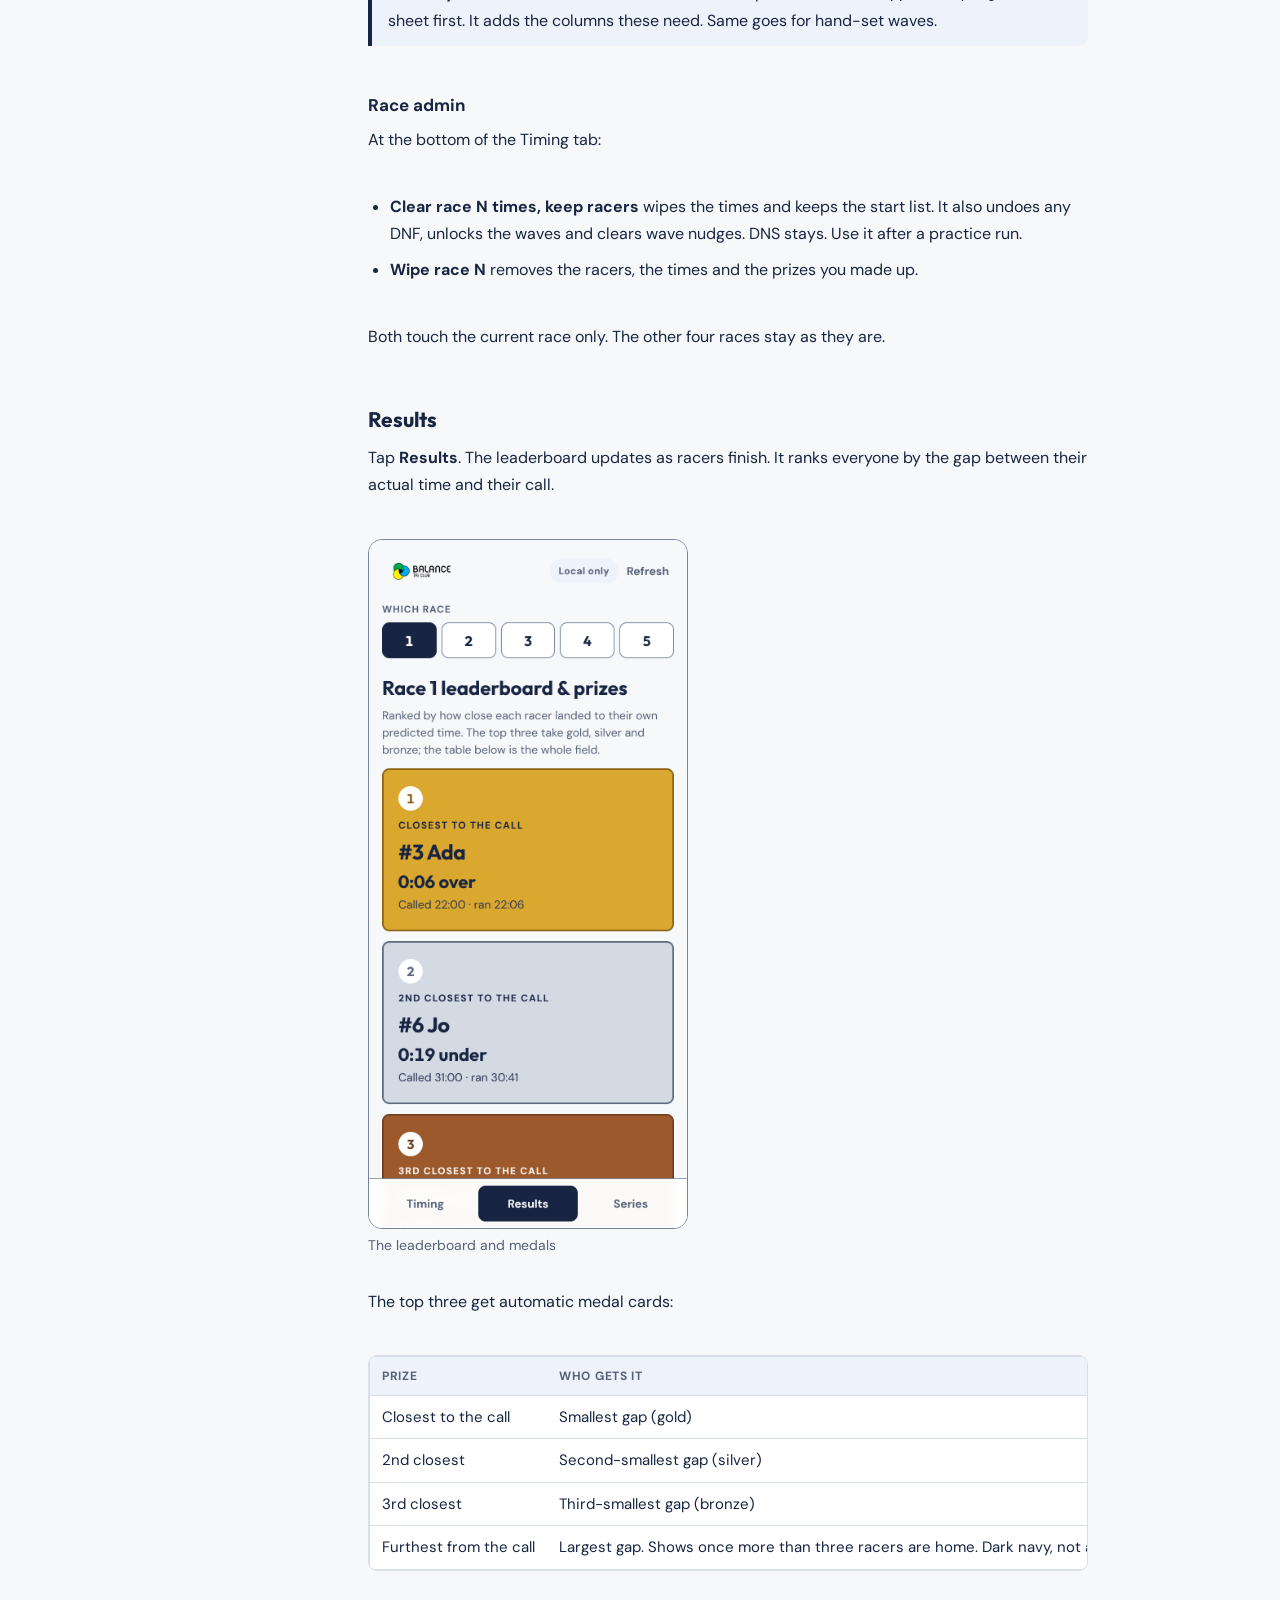
<file: guide.html>
<!doctype html>
<html lang="en-AU">
<head>
  <meta charset="UTF-8" />
  <meta name="viewport" content="width=device-width, initial-scale=1.0, viewport-fit=cover" />
  <meta name="theme-color" content="#182542" />
  <title>How-to guide — Balance Tri Club, Beat the clock</title>
  <meta name="description" content="How to sign up for Balance Bolt, the Balance Tri Club prediction race, and how to run race day from the admin dashboard." />
  <link rel="canonical" href="https://jthoyer.github.io/BalanceBolt/guide.html" />
  <link rel="icon" type="image/png" href="assets/balance-logo.png" />
  <link rel="preconnect" href="https://fonts.googleapis.com">
  <link rel="preconnect" href="https://fonts.gstatic.com" crossorigin>
  <link href="https://fonts.googleapis.com/css2?family=DM+Sans:wght@400;500;600;700&family=Outfit:wght@600;700&display=swap" rel="stylesheet">
  <link rel="stylesheet" href="styles.css" />
    <style>
      :root {
        --line-strong: #78849c;
        --focus: #285ba8;
      }
      .skip-link {
        position: absolute;
        left: 12px;
        top: -48px;
        z-index: 10;
        padding: 10px 14px;
        background: var(--ink);
        color: #fff;
        border-radius: 8px;
        font-weight: 600;
        text-decoration: none;
      }
      .skip-link:focus {
        top: 12px;
      }
      .guide {
        max-width: 720px;
        margin: 0 auto;
        padding-bottom: 64px;
      }
      .guide h2 {
        font:
          700 28px/1.2 Outfit,
          sans-serif;
        margin: 56px 0 16px;
        padding-top: 24px;
        border-top: 1px solid var(--line);
      }
      .guide h3 {
        font:
          700 21px/1.25 Outfit,
          sans-serif;
        margin: 56px 0 12px;
      }
      .guide h4 {
        font:
          700 17px/1.3 'DM Sans',
          sans-serif;
        margin: 48px 0 10px;
      }
      .guide p,
      .guide li {
        line-height: 1.7;
      }
      .guide p {
        margin: 0 0 2.5em;
      }
      .guide ul,
      .guide ol {
        margin: 0 0 2.5em;
        padding-left: 22px;
      }
      .guide li {
        margin: 8px 0;
      }
      .guide code {
        background: var(--navy-bg);
        padding: 1px 6px;
        border-radius: 5px;
        font-size: 0.92em;
        overflow-wrap: anywhere;
      }
      .guide a {
        color: var(--focus);
      }
      .guide blockquote {
        margin: 32px 0;
        padding: 12px 16px;
        background: var(--navy-bg);
        border-left: 4px solid var(--ink);
        border-radius: 0 9px 9px 0;
      }
      .guide blockquote p {
        margin: 0;
      }
      .guide figure {
        margin: 32px 0;
        display: flex;
        flex-direction: column;
        align-items: flex-start;
      }
      .guide figure img {
        width: min(100%, 300px);
        height: auto;
        border: 1px solid var(--line-strong);
        border-radius: 14px;
        background: #fff;
      }
      .guide figcaption {
        margin-top: 6px;
        font-size: 14px;
        color: var(--muted);
      }
      .guide .board-wrap {
        margin: 32px 0;
        overflow-x: auto;
      }
      .guide .board {
        width: 100%;
        border-collapse: collapse;
        font-size: 15px;
        background: #fff;
        border: 1px solid var(--line);
        border-radius: 10px;
      }
      .guide .board th {
        text-align: left;
        background: var(--navy-bg);
        font-size: 12px;
        letter-spacing: 0.06em;
        text-transform: uppercase;
        color: var(--muted);
      }
      .guide .board th,
      .guide .board td {
        padding: 10px 12px;
        border-bottom: 1px solid var(--line);
        vertical-align: top;
        line-height: 1.5;
      }
      .guide .board tr:last-child td {
        border-bottom: 0;
      }
      .guide .board td code {
        white-space: normal;
        word-break: break-all;
      }
      .guide hr {
        display: none;
      }
      .guide li.check {
        list-style: none;
        margin-left: -22px;
        display: flex;
        gap: 10px;
        align-items: flex-start;
      }
      .guide li.check .box {
        flex: none;
        width: 20px;
        height: 20px;
        margin-top: 3px;
        border: 2px solid var(--line-strong);
        border-radius: 5px;
        background: #fff;
      }
      .guide-hero {
        margin: 16px 0 8px;
        display: block;
        grid-template-columns: 1fr;
      }
      .guide-hero .hero-copy {
        display: block;
        max-width: none;
        width: 100%;
      }
      .guide-hero h1 {
        max-width: none;
      }
      .guide-hero p {
        max-width: 560px;
      }
      @media (min-width: 820px) {
        .guide figure img {
          width: 320px;
        }
      }
      @media (max-width: 699px) {
        .guide p,
        .guide ul,
        .guide ol {
          margin-bottom: 1.75em;
        }
        .guide h3 {
          margin-top: 44px;
        }
        .guide h4 {
          margin-top: 36px;
        }
        .guide blockquote,
        .guide figure,
        .guide .board-wrap {
          margin: 24px 0;
        }
      }
      /* Side navigation: desktop only. Below 1000px the page is a single column. */
      .guide-nav {
        display: none;
      }
      @media (min-width: 1000px) {
        .guide-layout {
          display: grid;
          grid-template-columns: 230px minmax(0, 1fr);
          gap: 48px;
          align-items: start;
        }
        .guide-layout .guide {
          margin: 0;
          width: 100%;
        }
        .guide-nav {
          display: block;
          position: sticky;
          top: 24px;
          max-height: calc(100vh - 48px);
          overflow-y: auto;
          padding: 8px 0 24px;
          font-size: 15px;
        }
        .guide-nav ul {
          list-style: none;
          margin: 0;
          padding: 0;
        }
        .guide-nav ul ul {
          margin: 2px 0 14px;
        }
        .guide-nav a {
          display: block;
          padding: 6px 12px;
          border-left: 3px solid transparent;
          border-radius: 0 8px 8px 0;
          color: var(--muted);
          text-decoration: none;
          line-height: 1.35;
        }
        .guide-nav a.group {
          font:
            700 16px/1.3 Outfit,
            sans-serif;
          color: var(--ink);
        }
        .guide-nav ul ul a {
          padding-left: 24px;
        }
        .guide-nav a:hover {
          background: var(--navy-bg);
          color: var(--ink);
        }
        .guide-nav a:focus-visible {
          outline: 2px solid var(--focus);
          outline-offset: 1px;
        }
        .guide-nav a[aria-current='true'] {
          border-left-color: var(--ink);
          background: var(--navy-bg);
          color: var(--ink);
          font-weight: 600;
        }
        html {
          scroll-padding-top: 24px;
          scroll-behavior: smooth;
        }
      }
      @media (prefers-reduced-motion: reduce) {
        html {
          scroll-behavior: auto;
        }
      }
    </style>
</head>
<body>
  <a class="skip-link" href="#main">Skip to the guide</a>
  <div class="shell">
    <header class="topbar">
      <div class="brand">
        <img class="brand-logo" src="assets/balance-logo.png" alt="Balance Tri Club" />
      </div>
      <div class="header-actions">
        <a class="text-button" href="https://jthoyer.github.io/BalanceTRI-app/">Calendar</a>
        <a class="text-button" href="index.html">Sign-up</a>
        <a class="text-button" href="admin.html">Admin</a>
      </div>
    </header>


    <div class="guide-layout">
      <nav class="guide-nav" aria-label="Guide sections">
        <ul>
          <li>
            <a class="group" href="#part-1-sign-up">Part 1: Sign-up</a>
            <ul>
              <li><a href="#1-open-the-sign-up-page">1. Open the sign-up page</a></li>
              <li><a href="#2-type-your-name">2. Type your name</a></li>
              <li><a href="#3-call-your-time">3. Call your time</a></li>
              <li><a href="#4-tap-add-me-to-the-race">4. Tap "Add me to the race"</a></li>
              <li><a href="#5-check-the-start-list">5. Check the start list</a></li>
              <li><a href="#how-waves-work">How waves work</a></li>
              <li><a href="#if-something-goes-wrong">If something goes wrong</a></li>
            </ul>
          </li>
          <li>
            <a class="group" href="#part-2-admin-dashboard">Part 2: Admin dashboard</a>
            <ul>
              <li><a href="#the-admin-page">The admin page</a></li>
              <li><a href="#before-race-day">Before race day</a></li>
              <li><a href="#race-control">Race control</a></li>
              <li><a href="#results">Results</a></li>
              <li><a href="#series">Series</a></li>
              <li><a href="#timing-tips">Timing tips</a></li>
              <li><a href="#quick-checklist-for-race-day">Quick checklist for race day</a></li>
            </ul>
          </li>
        </ul>
      </nav>

    <main id="main" class="guide">
      <div class="hero guide-hero">
        <div class="hero-copy">
          <p class="eyebrow">HOW-TO GUIDE</p>
          <h1>Call your time. <em>Run it.</em></h1>
          <p>How to sign up for Beat the Clock, and how to run the day from the admin dashboard.</p>
        </div>
      </div>
<p>Balance Tri Club's prediction race. You call your finish time. You run it. Whoever lands closest to their own call wins. Speed counts for nothing.</p>
<p>This guide has two parts:</p>
<ul>
<li><strong><a href="#part-1-sign-up">Part 1: Sign-up</a></strong> is for racers and whoever holds the sign-up phone.</li>
<li><strong><a href="#part-2-admin-dashboard">Part 2: Admin dashboard</a></strong> is for whoever runs the day.</li>
</ul>
<div class="board-wrap" role="region" aria-label="Pages" tabindex="0"><table class="board">
<thead>
<tr>
<th>Page</th>
<th>Address</th>
<th>Who uses it</th>
</tr>
</thead>
<tbody>
<tr>
<td>Sign-up</td>
<td><code>https://jthoyer.github.io/BalanceBolt/</code></td>
<td>Racers, on a phone passed around</td>
</tr>
<tr>
<td>Admin</td>
<td><code>https://jthoyer.github.io/BalanceBolt/admin.html</code></td>
<td>The person running the day</td>
</tr>
<tr>
<td>Race control</td>
<td><code>https://jthoyer.github.io/BalanceBolt/boltresults.html</code></td>
<td>Whoever is timing, and the screen everyone crowds round</td>
</tr>
</tbody>
</table></div>
<p>The screenshots show a practice race with made-up names.</p>
<h2 id="part-1-sign-up">Part 1: Sign-up</h2>
<p>You need about 30 seconds and a time in your head.</p>
<h3 id="1-open-the-sign-up-page">1. Open the sign-up page</h3>
<p>Open the sign-up address on any phone. The page shows which race you are entering ("Race 1 of 5") and how many people are already on the start list.</p>
<figure><img src="docs/screenshots/signup-1-home.png" alt="The sign-up page" width="780" height="1688" loading="lazy"><figcaption>The sign-up page</figcaption></figure>
<blockquote>
<p><strong>Which race am I entering?</strong> The page shows whichever race the organiser has set. You cannot switch races from here. If it shows the wrong race, tell the organiser.</p>
</blockquote>
<h3 id="2-type-your-name">2. Type your name</h3>
<p>Use the same name every race. That is how the app tracks you across the series. <code>Ada</code>, <code>ada</code> and <code>ADA</code> count as one person.</p>
<p>Two people with the same first name? Add a surname or a nickname.</p>
<h3 id="3-call-your-time">3. Call your time</h3>
<p>Enter the time you think you will take, in <strong>minutes</strong> and <strong>seconds</strong>.</p>
<ul>
<li>A flat 25 minutes? Type <code>25</code> in Minutes. Leave Seconds empty. An empty box counts as zero.</li>
<li>Minutes can go up to 599. Seconds can go up to 59.</li>
</ul>
<p>Whatever you write is the time you chase. Pick it carefully.</p>
<figure><img src="docs/screenshots/signup-2-filled.png" alt="A filled-in sign-up form" width="780" height="1688" loading="lazy"><figcaption>A filled-in sign-up form</figcaption></figure>
<h3 id="4-tap-add-me-to-the-race">4. Tap "Add me to the race"</h3>
<p>A green card confirms you are in. It gives you three things:</p>
<ul>
<li>your <strong>racer number</strong>, counted within this race (1, 2, 3…)</li>
<li>your <strong>wave</strong></li>
<li>the time you called</li>
</ul>
<figure><img src="docs/screenshots/signup-3-confirm.png" alt="The &quot;You're in&quot; confirmation card" width="780" height="1688" loading="lazy"><figcaption>The &quot;You're in&quot; confirmation card</figcaption></figure>
<p>Note the words <strong>"for now"</strong>. Waves regroup as people sign up. They lock when the first wave starts. If you sign up after that, you join the next wave still waiting on the line.</p>
<h3 id="5-check-the-start-list">5. Check the start list</h3>
<p>Scroll down to see every wave and who is in it. Each wave shows the range of calls it covers, so you can see why you landed where you did.</p>
<figure><img src="docs/screenshots/signup-5-startlist.png" alt="The start list, grouped into waves" width="780" height="1688" loading="lazy"><figcaption>The start list, grouped into waves</figcaption></figure>
<h3 id="how-waves-work">How waves work</h3>
<ul>
<li>People whose calls sit within <strong>five minutes</strong> of each other share a wave.</li>
<li><strong>Wave 1 holds the slowest calls.</strong> The last wave holds the quickest. Waves leave in number order and everyone comes home together.</li>
<li>There are never more than six waves. If the field spreads wider, the closest groups merge.</li>
<li>The start list is read-only. Nobody can remove a name from the sign-up phone. Ask the organiser.</li>
</ul>
<h3 id="if-something-goes-wrong">If something goes wrong</h3>
<p>The form tells you what to fix. These are the messages you may see.</p>
<figure><img src="docs/screenshots/signup-4-error.png" alt="A sign-up error" width="780" height="1688" loading="lazy"><figcaption>A sign-up error</figcaption></figure>
<div class="board-wrap" role="region" aria-label="Messages" tabindex="0"><table class="board">
<thead>
<tr>
<th>You see</th>
<th>What it means</th>
<th>What to do</th>
</tr>
</thead>
<tbody>
<tr>
<td>"Pop your name in first."</td>
<td>The name box is empty.</td>
<td>Type your name.</td>
</tr>
<tr>
<td>"Give us a predicted time — even a rough one."</td>
<td>Both time boxes are empty.</td>
<td>Enter minutes, seconds, or both.</td>
</tr>
<tr>
<td>"Nought is not a time. What are you chasing?"</td>
<td>Your time adds up to zero, for example <code>0</code> in Minutes and nothing in Seconds.</td>
<td>Enter a real time.</td>
</tr>
<tr>
<td>"Minutes needs to be a whole number between 0 and 599."</td>
<td>The minutes box has a decimal or an out-of-range number.</td>
<td>Use whole numbers only.</td>
</tr>
<tr>
<td>"Seconds needs to be a whole number between 0 and 59."</td>
<td>Same, for seconds.</td>
<td>Use 0 to 59.</td>
</tr>
<tr>
<td>"<em>Name</em> is already on the start list for race <em>N</em>."</td>
<td>Someone already signed up with that name.</td>
<td>Add a surname or nickname.</td>
</tr>
</tbody>
</table></div>
<p>Typed the wrong time? Tell the organiser. They can fix it from race control (see <a href="#edit-a-racer">Edit a racer</a>).</p>
<h2 id="part-2-admin-dashboard">Part 2: Admin dashboard</h2>
<p>You run the day. You have three jobs: set up, start the waves and stop the clocks, then hand out prizes.</p>
<h3 id="the-admin-page">The admin page</h3>
<p>Open <code>admin.html</code>. It has one job: send you to the right page. It has two buttons.</p>
<figure><img src="docs/screenshots/admin-1-splash.png" alt="The admin page" width="780" height="1688" loading="lazy"><figcaption>The admin page</figcaption></figure>
<div class="board-wrap" role="region" aria-label="Admin buttons" tabindex="0"><table class="board">
<thead>
<tr>
<th>Button</th>
<th>Where it goes</th>
<th>Use it for</th>
</tr>
</thead>
<tbody>
<tr>
<td><strong>Open sign-up</strong></td>
<td><code>index.html</code></td>
<td>Handing a phone to whoever signs people up</td>
</tr>
<tr>
<td><strong>Open race control</strong></td>
<td><code>boltresults.html</code></td>
<td>Starting waves, stopping clocks, results, series</td>
</tr>
</tbody>
</table></div>
<p>The sign-up page and race control do not link to each other. That is on purpose. A phone passed around the sign-up table cannot reach race control. This page is the only way between them.</p>
<h3 id="before-race-day">Before race day</h3>
<ol>
<li><strong>Connect the Google Sheet.</strong> Without it, the app stores everything in one browser on one device. Closing the browser or swapping phones loses it. The top-right pill tells you the state. Aim for <strong>Synced</strong>. Other states: <em>Local only</em> (no sheet connected), <em>Saving 2…</em> (sending), <em>Offline — 2 to send</em> (waiting for signal), <em>Sheet unreachable</em>, and <em>Not saving on this device</em> (the browser is blocking storage, so switch browsers). Setup steps are in <code>README.md</code> under "Connecting the Google Sheet".</li>
<li><strong>Pick the race.</strong> Open race control and tap <strong>1</strong> to <strong>5</strong> under "Which race". The choice sticks to that device and appears in the address as <code>?race=2</code>. Sign-up follows whichever race is set on its device. Set the race first, then hand out the sign-up phone.</li>
<li><strong>Pick one timing device.</strong> Start waves and stop clocks from the same phone. See <a href="#timing-tips">Timing tips</a>.</li>
</ol>
<h3 id="race-control">Race control</h3>
<p>Open race control from the admin page. The bottom bar has three tabs: <strong>Timing</strong>, <strong>Results</strong> and <strong>Series</strong>.</p>
<figure><img src="docs/screenshots/admin-2-timing-before.png" alt="Race control before the first gun" width="780" height="1688" loading="lazy"><figcaption>Race control before the first gun</figcaption></figure>
<p>The dark panel at the top is the <strong>race clock</strong>. It starts at the first gun. It stays stuck to the top of the screen as you scroll.</p>
<h4 id="start-the-waves">Start the waves</h4>
<p>Scroll to <strong>Waves</strong>. Each wave has its own card, its own clock and its own start button.</p>
<ol>
<li>Tap <strong>Start wave 1</strong> when the gun goes. Confirm the pop-up. The clock begins at once.</li>
<li>The other waves now show a <strong>target start</strong>. It is the time that brings each wave home with wave 1.</li>
<li>When a target reaches zero, it says <strong>Start now</strong>. The app never starts a wave for you. Tap <strong>Start wave N</strong> yourself.</li>
<li>Need to go early or late? Tap <strong>−30s</strong> or <strong>+30s</strong>. The nudge moves that one wave only. It goes to the sheet, so every phone counts down to the same time. If two phones nudge at once, the last one to reach the sheet wins.</li>
</ol>
<figure><img src="docs/screenshots/admin-4-running.png" alt="Wave 1 running, wave 2 counting down" width="780" height="1688" loading="lazy"><figcaption>Wave 1 running, wave 2 counting down</figcaption></figure>
<h4 id="stop-each-racers-clock">Stop each racer's clock</h4>
<p>Stop each racer as they cross the line. Two ways:</p>
<ul>
<li><strong>Tap Finish</strong> on their row.</li>
<li><strong>Finish by name.</strong> Type their name in the box at the top and tap <strong>Stop their clock</strong>. This is the quickest option in a crowd.</li>
</ul>
<figure><img src="docs/screenshots/admin-5-finish-by-name.png" alt="Finish by name" width="780" height="1688" loading="lazy"><figcaption>Finish by name</figcaption></figure>
<p>A finished row shows the racer's time, how far over or under their call they were, and an <strong>Undo</strong> button. Undo puts them back out on the course.</p>
<p>When the last racer is home, the race clock and every wave clock stop together. Undo a finish and they all start again.</p>
<figure><img src="docs/screenshots/admin-7-done.png" alt="All racers home" width="780" height="1688" loading="lazy"><figcaption>All racers home</figcaption></figure>
<h4 id="edit-a-racer">Edit a racer</h4>
<p>Tap <strong>Edit racer</strong> on any row. One panel opens.</p>
<figure><img src="docs/screenshots/admin-6-edit-racer.png" alt="The Edit racer panel" width="780" height="1688" loading="lazy"><figcaption>The Edit racer panel</figcaption></figure>
<ul>
<li><strong>Fix a mistyped call.</strong> Change Minutes and Seconds.</li>
<li><strong>Move them to another wave.</strong> Pick wave 1 to 6, or leave <strong>Auto</strong> and let the app group them.</li>
<li>Tap <strong>Save changes</strong>.</li>
</ul>
<p>Before the first gun, a changed call regroups the whole field. After the gun, waves are locked. Only the time they are measured against changes. That is how you correct a result after the race. A racer you moved by hand stays where you put them. <strong>Auto</strong> hands them back to the app.</p>
<h4 id="take-someone-out">Take someone out</h4>
<p>The same panel has a red <strong>Take out of the race</strong> zone.</p>
<ul>
<li><strong>DNS (did not start)</strong> works before the racer's wave starts.</li>
<li><strong>DNF (did not finish)</strong> works once their wave is running. You can add a reason.</li>
</ul>
<p>Both ask you to confirm. The row then shows a red tag and a <strong>Put back</strong> button. Put back reverses it. A racer who is out has no result and does not hold the race clock open.</p>
<blockquote>
<p><strong>Before you use DNS or DNF on a shared sheet,</strong> paste the latest <code>apps-script.gs</code> into the sheet first. It adds the columns these need. Same goes for hand-set waves.</p>
</blockquote>
<h4 id="race-admin">Race admin</h4>
<p>At the bottom of the Timing tab:</p>
<ul>
<li><strong>Clear race N times, keep racers</strong> wipes the times and keeps the start list. It also undoes any DNF, unlocks the waves and clears wave nudges. DNS stays. Use it after a practice run.</li>
<li><strong>Wipe race N</strong> removes the racers, the times and the prizes you made up.</li>
</ul>
<p>Both touch the current race only. The other four races stay as they are.</p>
<h3 id="results">Results</h3>
<p>Tap <strong>Results</strong>. The leaderboard updates as racers finish. It ranks everyone by the gap between their actual time and their call.</p>
<figure><img src="docs/screenshots/admin-8-results.png" alt="The leaderboard and medals" width="780" height="1688" loading="lazy"><figcaption>The leaderboard and medals</figcaption></figure>
<p>The top three get automatic medal cards:</p>
<div class="board-wrap" role="region" aria-label="Prizes" tabindex="0"><table class="board">
<thead>
<tr>
<th>Prize</th>
<th>Who gets it</th>
</tr>
</thead>
<tbody>
<tr>
<td>Closest to the call</td>
<td>Smallest gap (gold)</td>
</tr>
<tr>
<td>2nd closest</td>
<td>Second-smallest gap (silver)</td>
</tr>
<tr>
<td>3rd closest</td>
<td>Third-smallest gap (bronze)</td>
</tr>
<tr>
<td>Furthest from the call</td>
<td>Largest gap. Shows once more than three racers are home. Dark navy, not a medal.</td>
</tr>
</tbody>
</table></div>
<p>Scroll down for the full table.</p>
<figure><img src="docs/screenshots/admin-8b-table.png" alt="The full results table" width="780" height="1688" loading="lazy"><figcaption>The full results table</figcaption></figure>
<p><strong>Hand out your own prizes.</strong> Best hat. Best excuse. Whatever the day throws up.</p>
<ol>
<li>Under <strong>Make one up</strong>, type the prize name.</li>
<li>Pick the racer in <strong>Give it to</strong>.</li>
<li>Tap <strong>Award it</strong>.</li>
</ol>
<figure><img src="docs/screenshots/admin-9-adhoc-prize.png" alt="Awarding an adhoc prize" width="780" height="1688" loading="lazy"><figcaption>Awarding an adhoc prize</figcaption></figure>
<p>Per-race prizes do not depend on the series. Someone who turns up once can win every prize on the day.</p>
<h3 id="series">Series</h3>
<p>Tap <strong>Series</strong> to see standings across all five races.</p>
<figure><img src="docs/screenshots/admin-10-series.png" alt="Series standings" width="780" height="1688" loading="lazy"><figcaption>Series standings</figcaption></figure>
<p>The scoring is printed on the page, so nobody has to guess:</p>
<ol>
<li><strong>Best four of five.</strong> Your four best races count. Race all five and your worst one drops. It still shows in the table, struck through.</li>
<li><strong>Finish four to qualify.</strong> Anyone on fewer than four sits below the qualifiers, ranked <code>—</code>.</li>
<li><strong>Smallest total wins.</strong> Add up the gaps from your four best races.</li>
</ol>
<p>A minute under your call costs the same as a minute over.</p>
<p>Two series prizes:</p>
<div class="board-wrap" role="region" aria-label="Series prizes" tabindex="0"><table class="board">
<thead>
<tr>
<th>Prize</th>
<th>Who gets it</th>
</tr>
</thead>
<tbody>
<tr>
<td>Grand prize</td>
<td>Smallest best-four total, among people who finished at least four races</td>
</tr>
<tr>
<td>Most consistent</td>
<td>Lowest average gap, across at least three completed races</td>
</tr>
</tbody>
</table></div>
<p>The two are separate. Someone with three near-perfect races can win Most consistent without qualifying for the grand prize.</p>
<h3 id="timing-tips">Timing tips</h3>
<ul>
<li><strong>Time from one device.</strong> Each time is "finish minus wave start", both read from the device clock. Two phones a few seconds apart produce times a few seconds apart. Start each wave and stop its racers on the same phone, or on phones whose clocks agree.</li>
<li><strong>Lost signal is fine.</strong> Actions taken offline wait in a queue. They send when the signal returns. No time gets lost.</li>
<li><strong>Refresh</strong> pulls the latest from the sheet. The app also checks on its own every few seconds.</li>
</ul>
<h3 id="quick-checklist-for-race-day">Quick checklist for race day</h3>
<ul>
<li class="check"><span class="box" aria-hidden="true"></span><span>Sheet connected. Pill says <strong>Synced</strong>.</span></li>
<li class="check"><span class="box" aria-hidden="true"></span><span>Race number set on race control.</span></li>
<li class="check"><span class="box" aria-hidden="true"></span><span>Sign-up phone open on the sign-up page.</span></li>
<li class="check"><span class="box" aria-hidden="true"></span><span>One phone chosen for timing.</span></li>
<li class="check"><span class="box" aria-hidden="true"></span><span>Wave 1 started at the gun. Other waves started at <strong>Start now</strong>.</span></li>
<li class="check"><span class="box" aria-hidden="true"></span><span>Every racer finished, or marked DNS or DNF.</span></li>
<li class="check"><span class="box" aria-hidden="true"></span><span>Results checked. Adhoc prizes awarded.</span></li>
</ul>
    </main>
    </div>
  </div>
  <script>
    // Highlight the nav link for the section being read.
    (function () {
      var links = document.querySelectorAll('.guide-nav a');
      var byId = {};
      links.forEach(function (a) { byId[a.getAttribute('href').slice(1)] = a; });
      var heads = Array.prototype.filter.call(
        document.querySelectorAll('.guide h2[id], .guide h3[id]'),
        function (h) { return byId[h.id]; }
      );
      function update() {
        var current = null;
        heads.forEach(function (h) { if (h.getBoundingClientRect().top <= 120) current = h; });
        links.forEach(function (a) {
          if (current && a === byId[current.id]) a.setAttribute('aria-current', 'true');
          else a.removeAttribute('aria-current');
        });
      }
      window.addEventListener('scroll', update, { passive: true });
      update();
    })();
  </script>
</body>
</html>
</file>
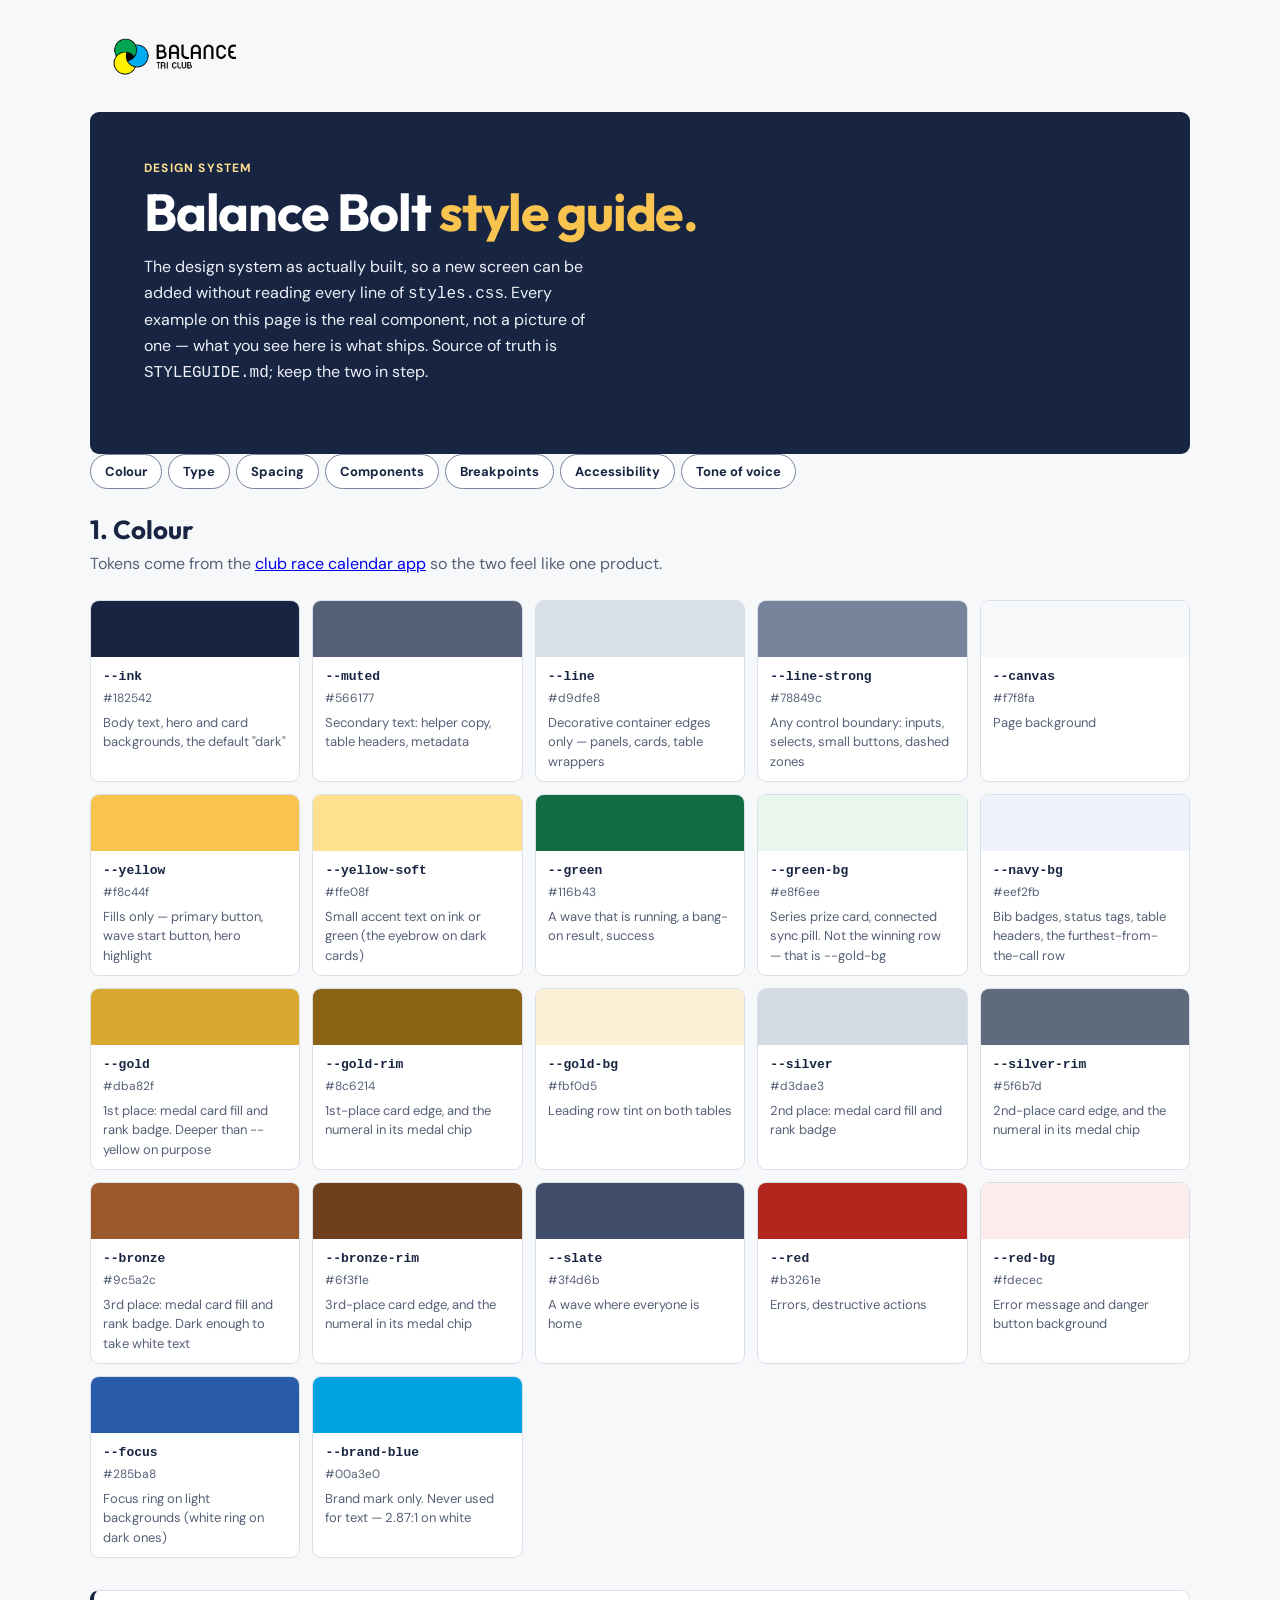
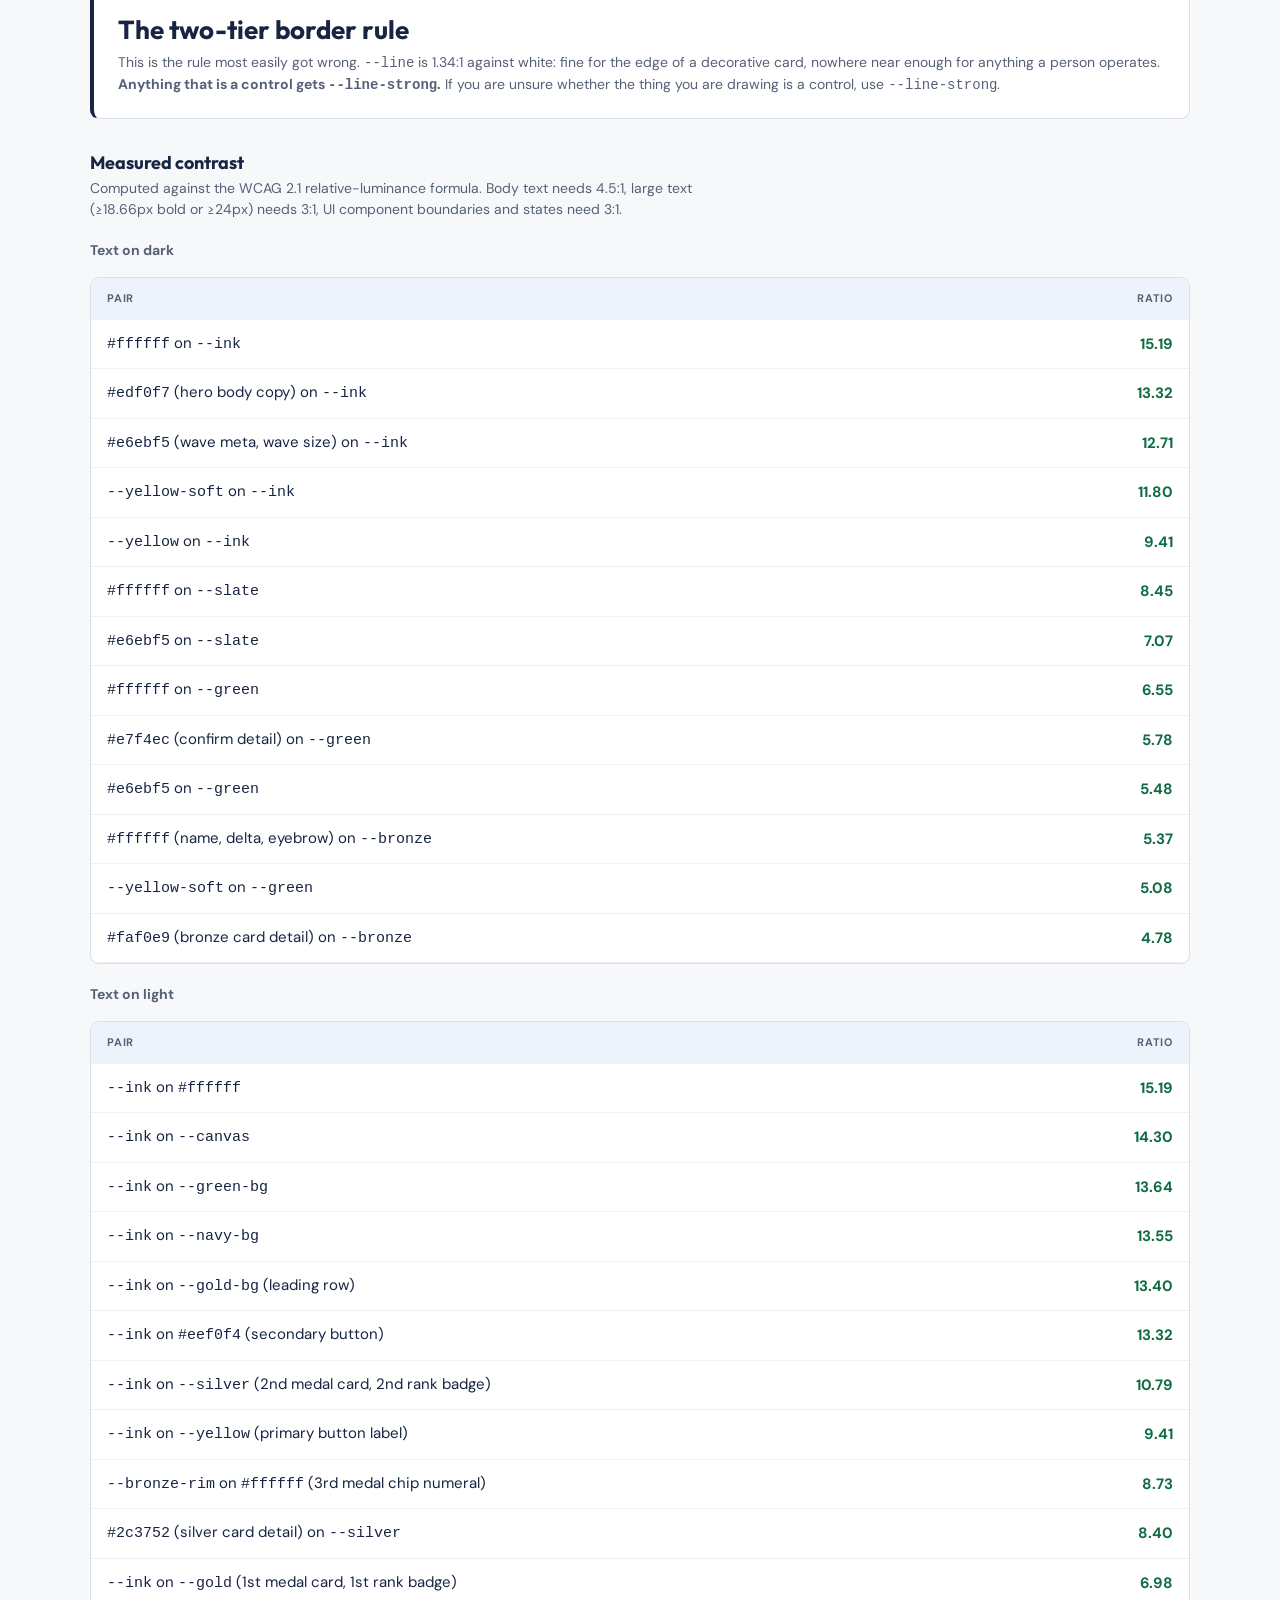
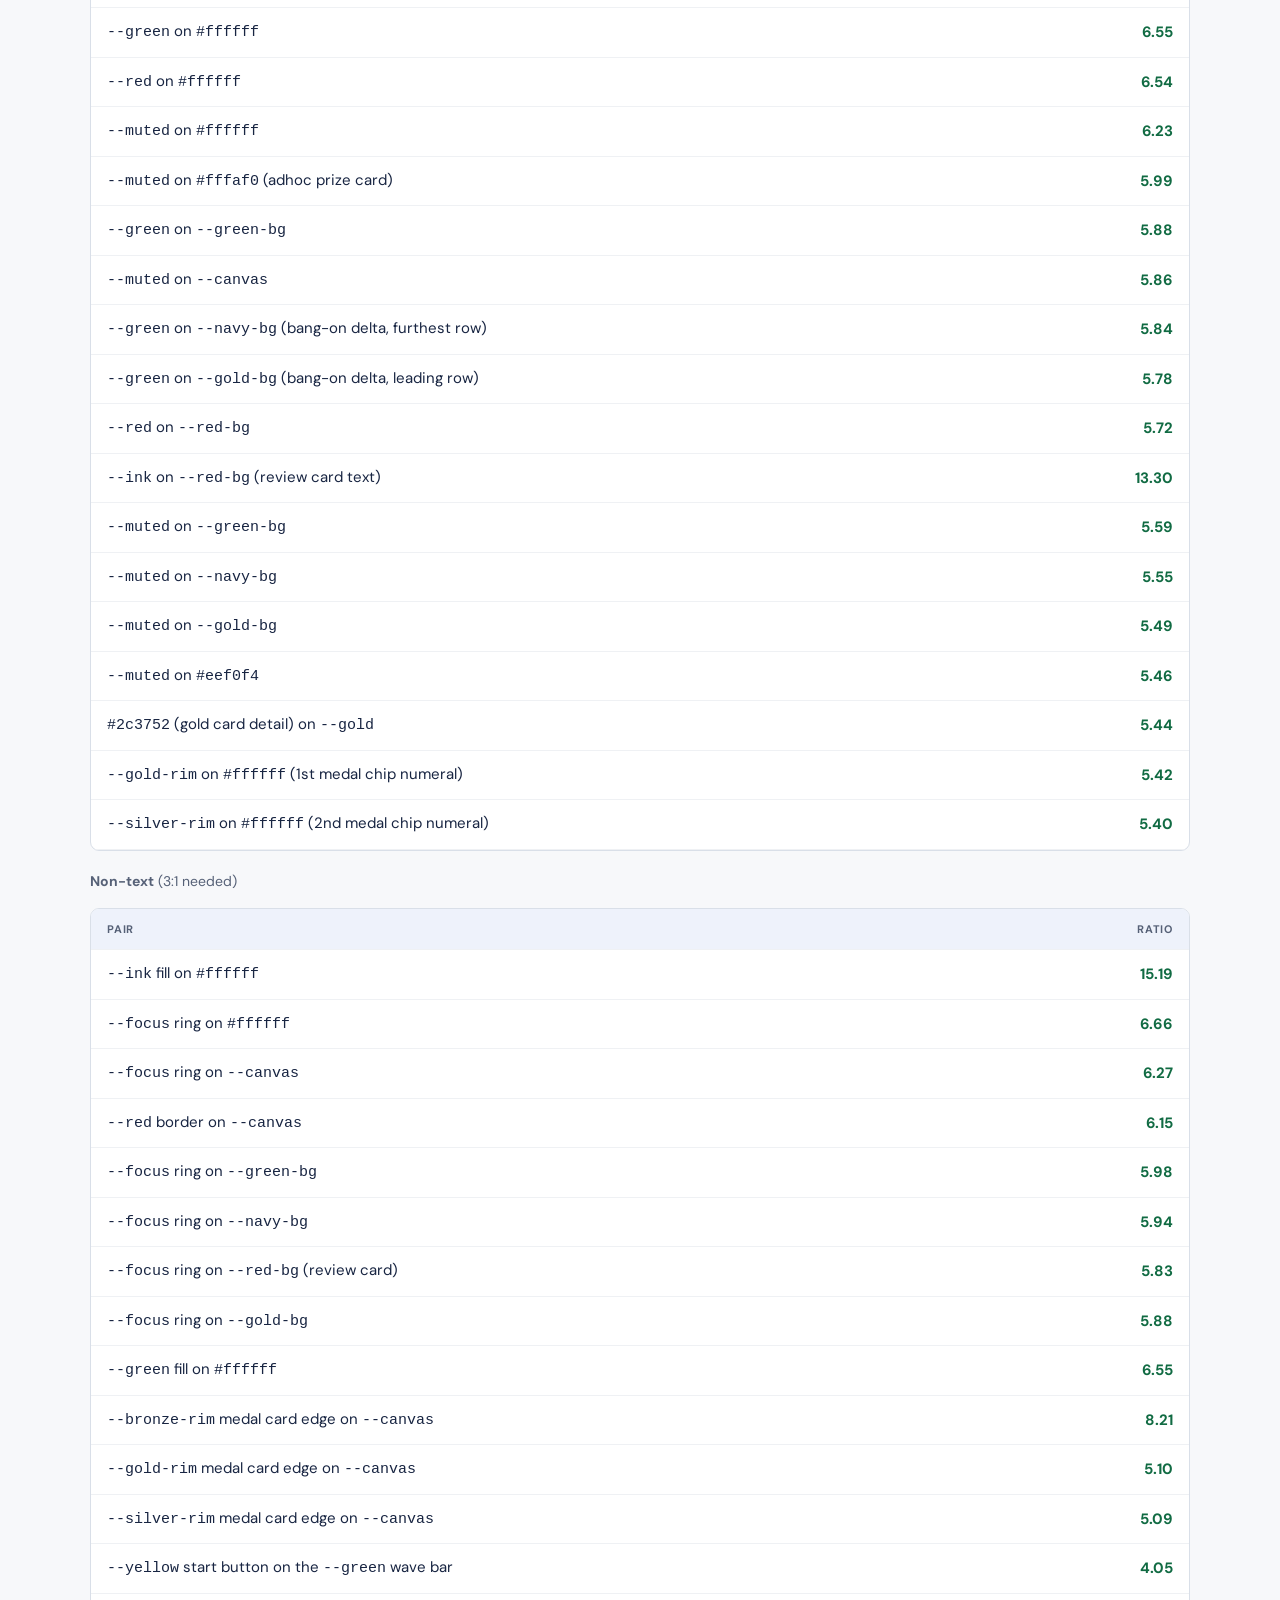
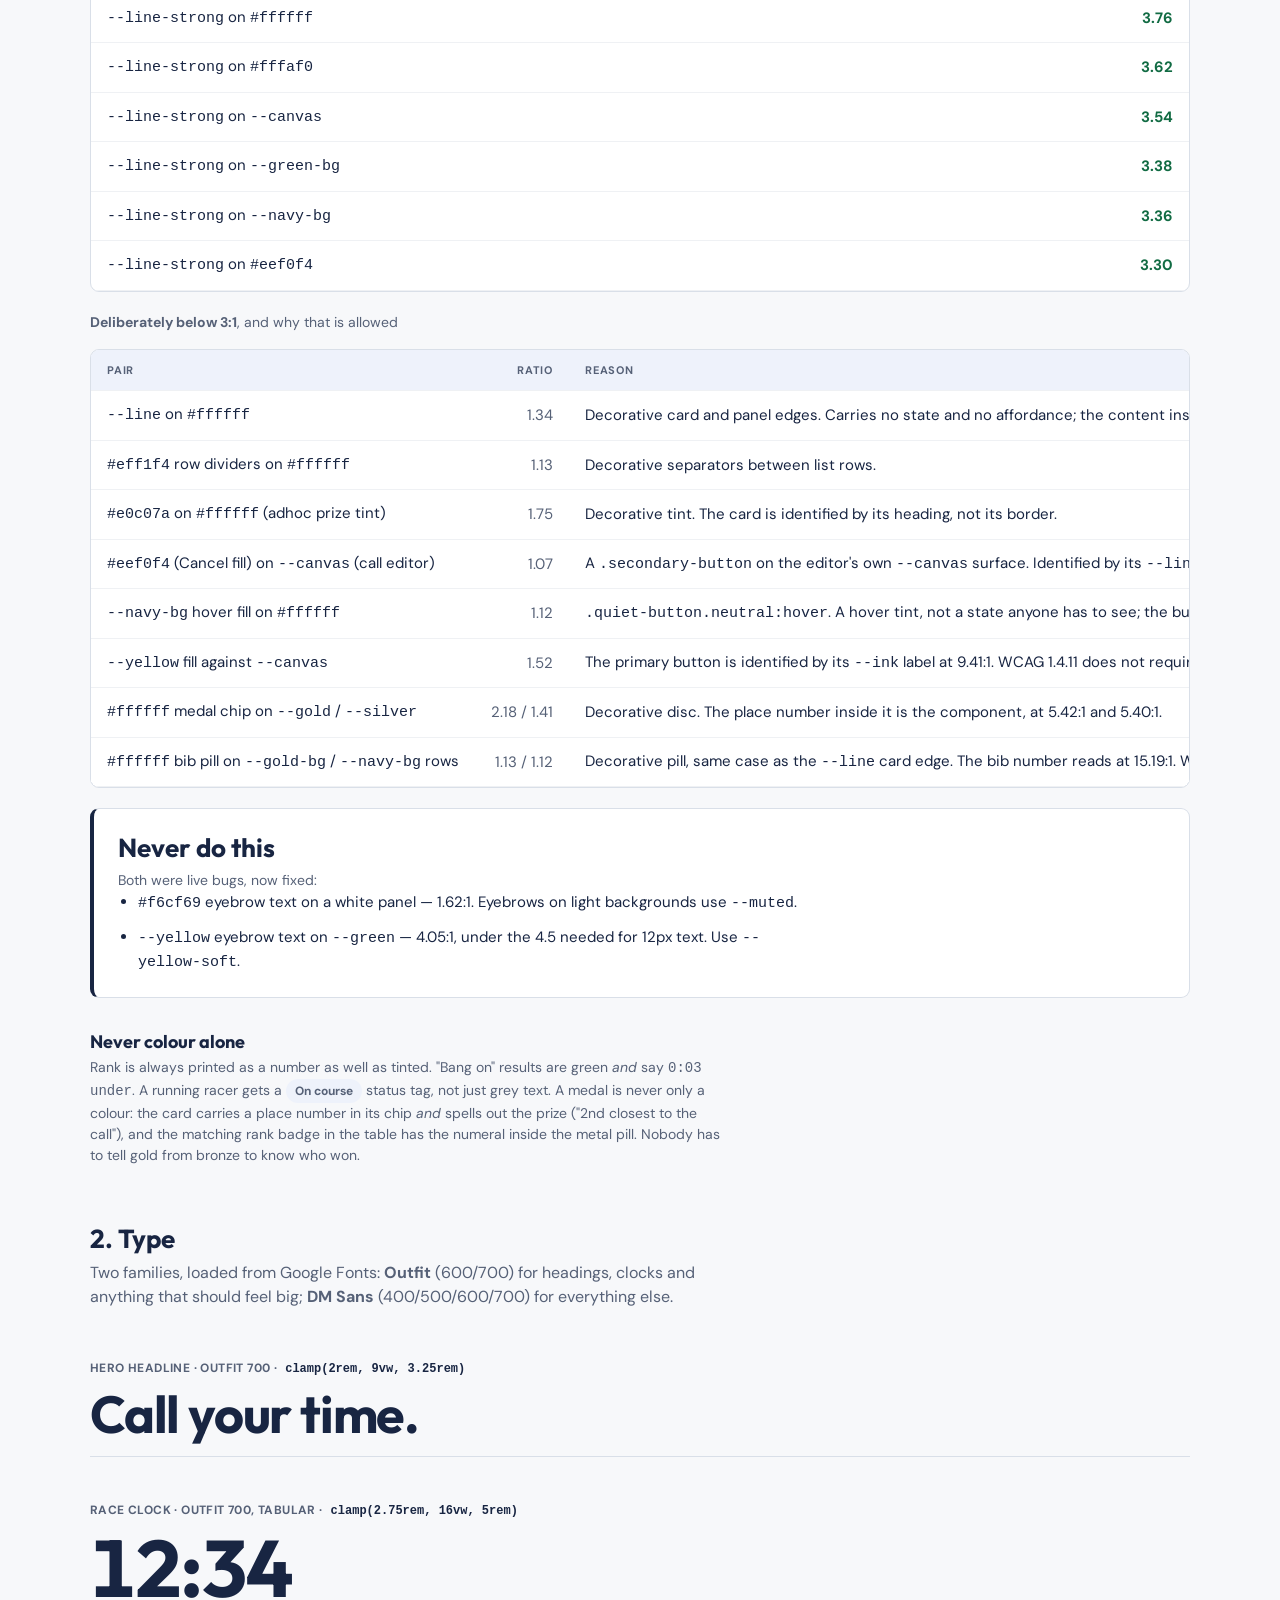
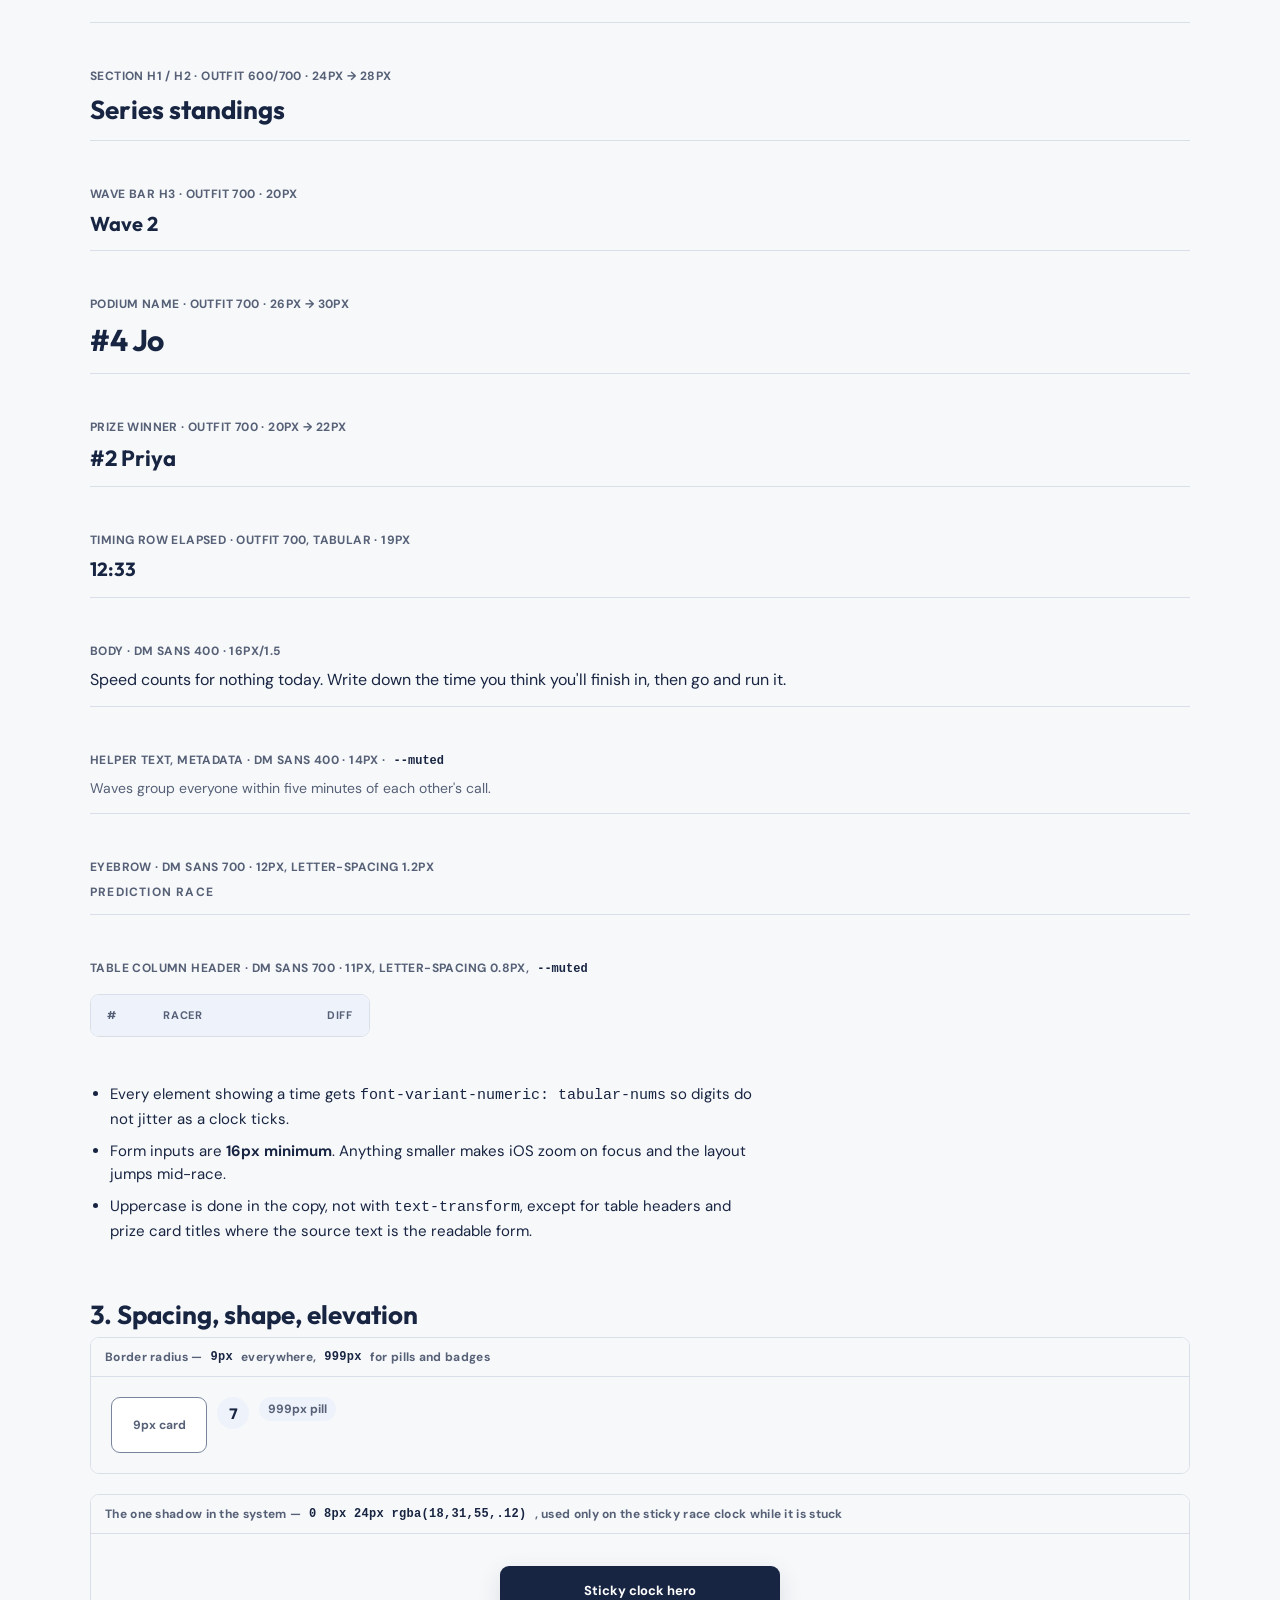
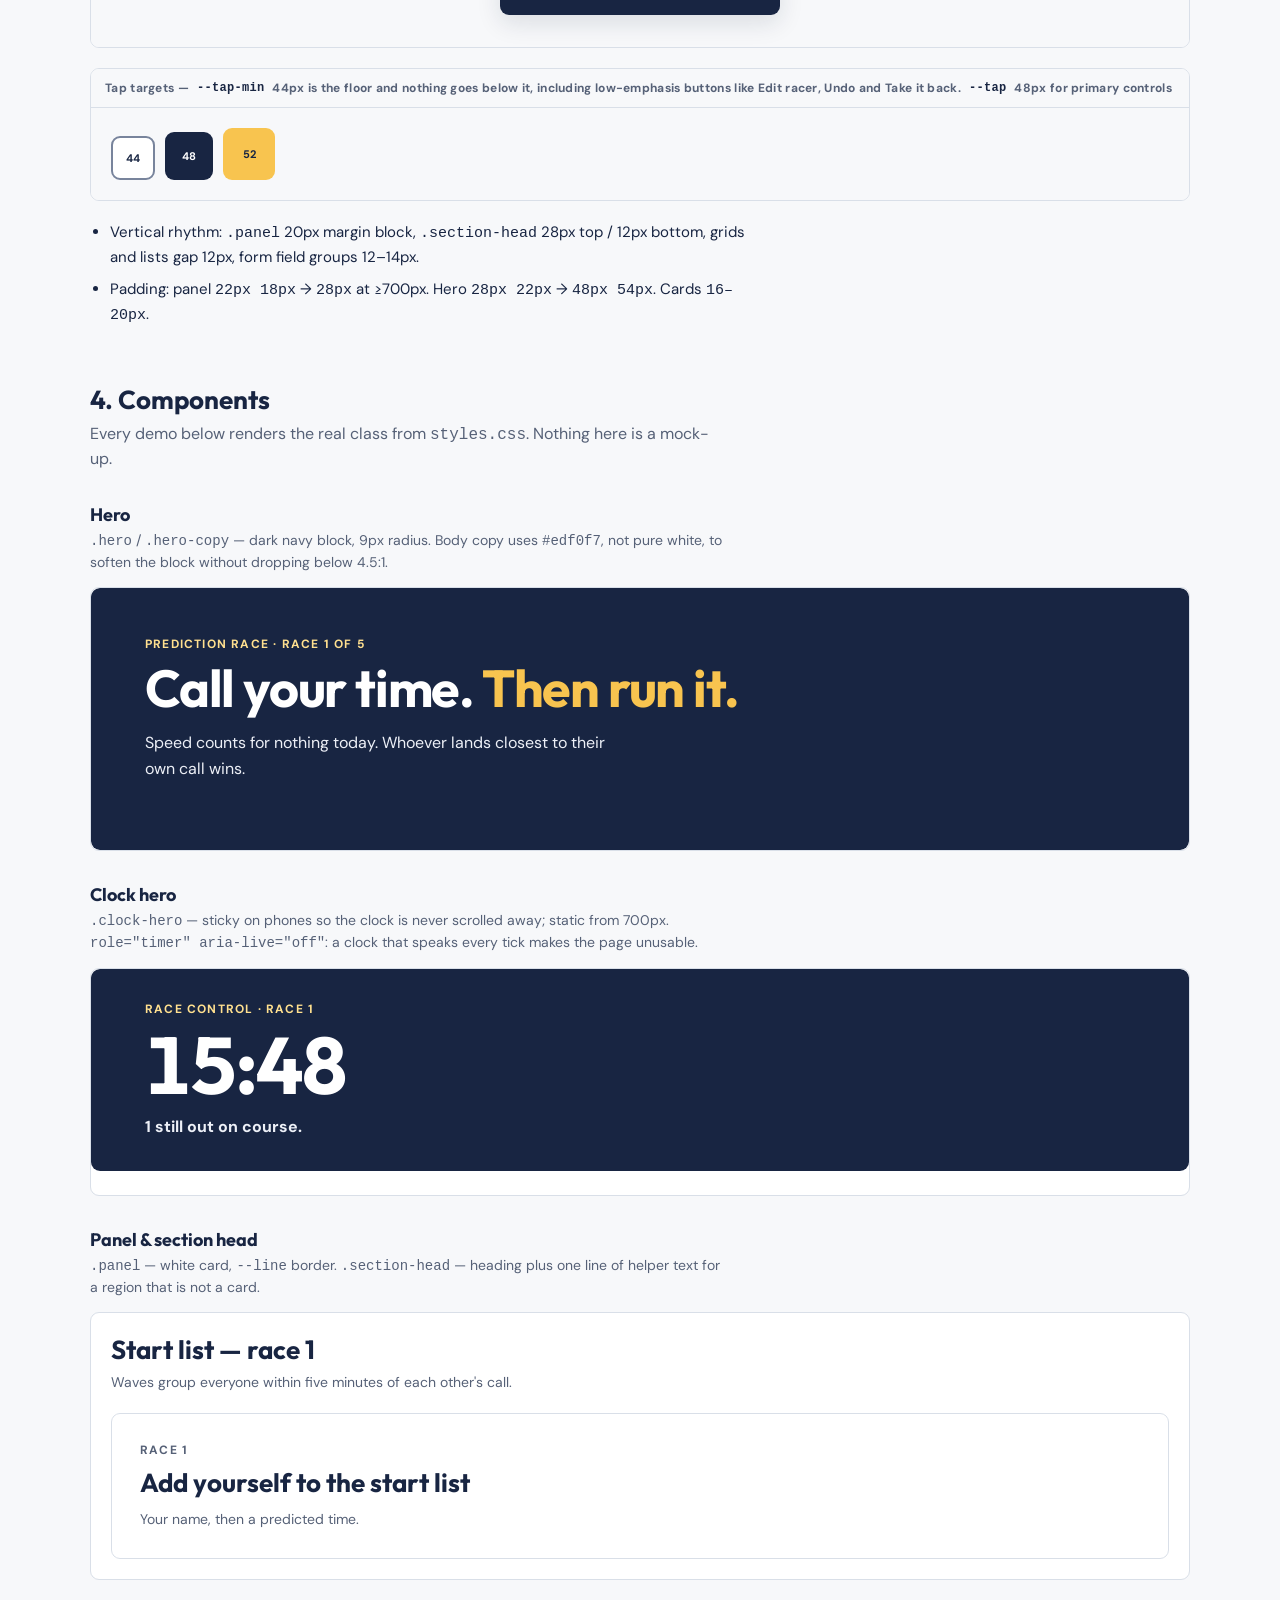
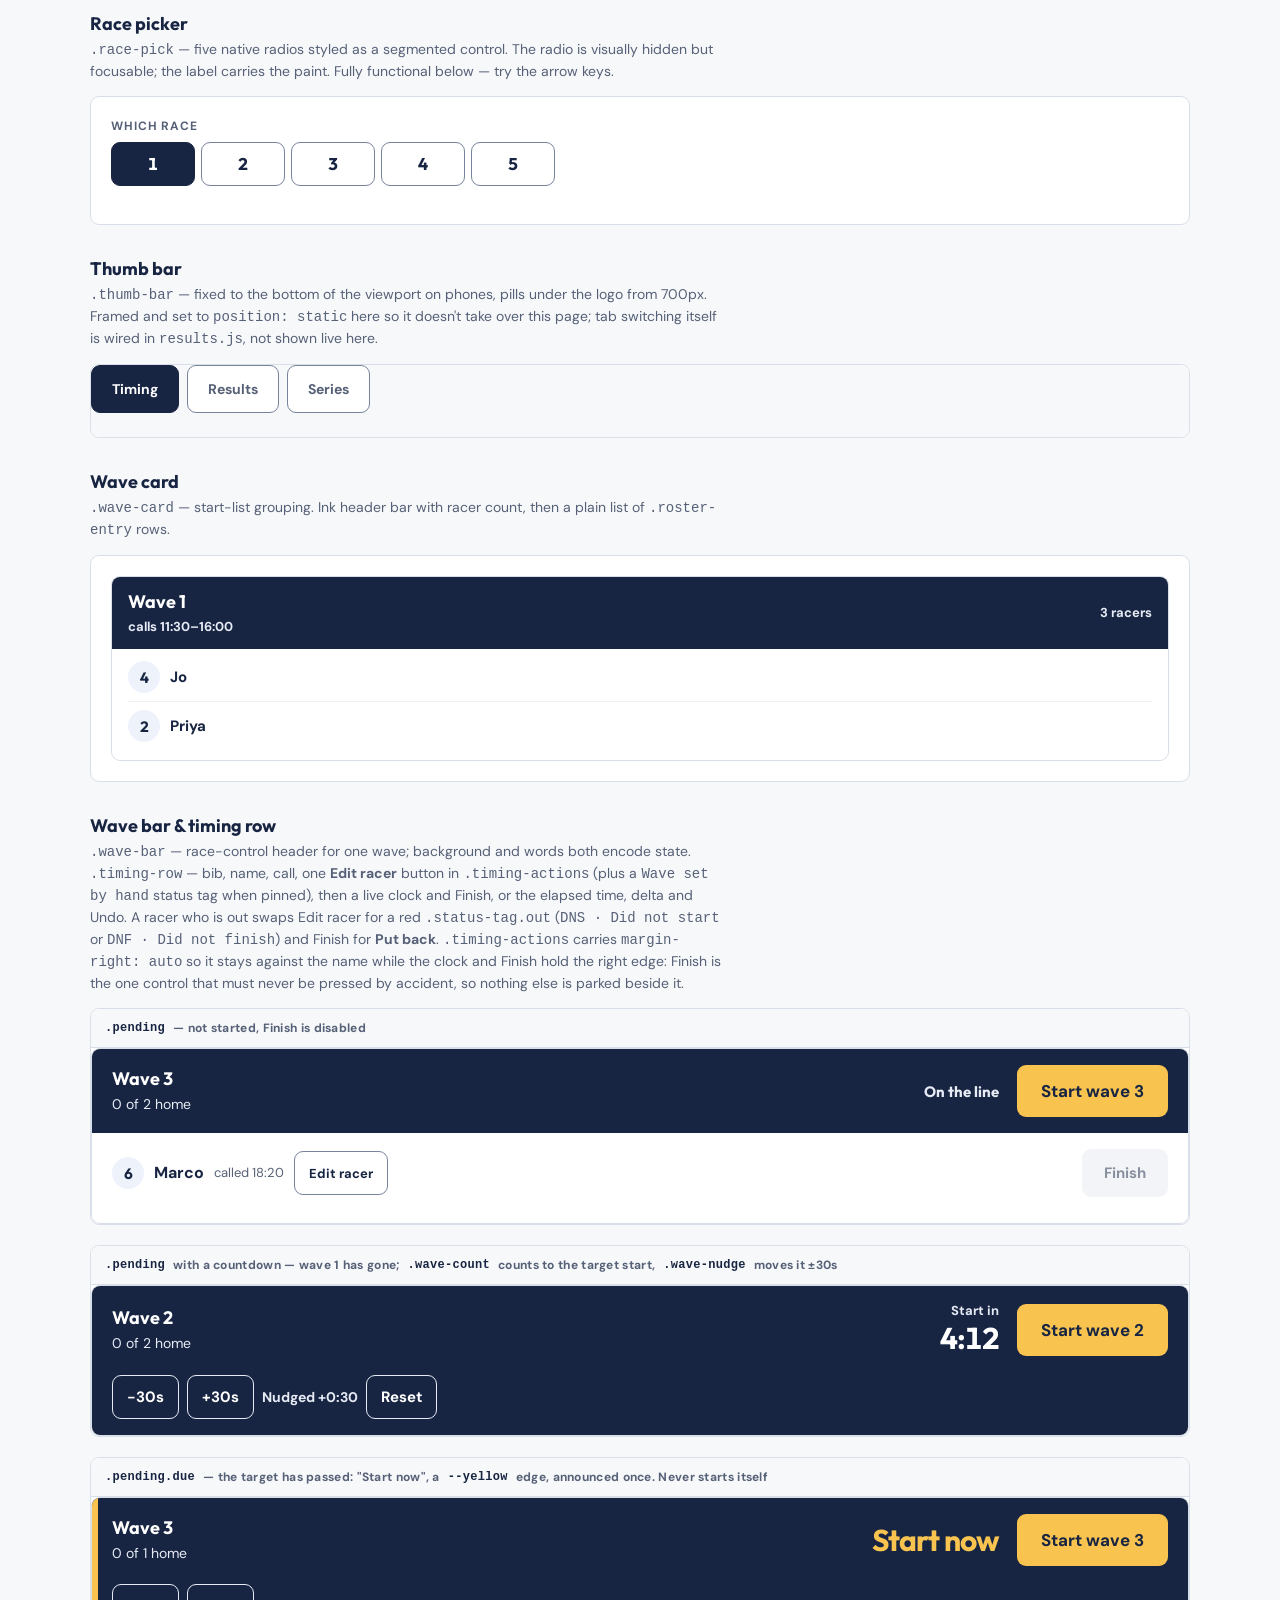
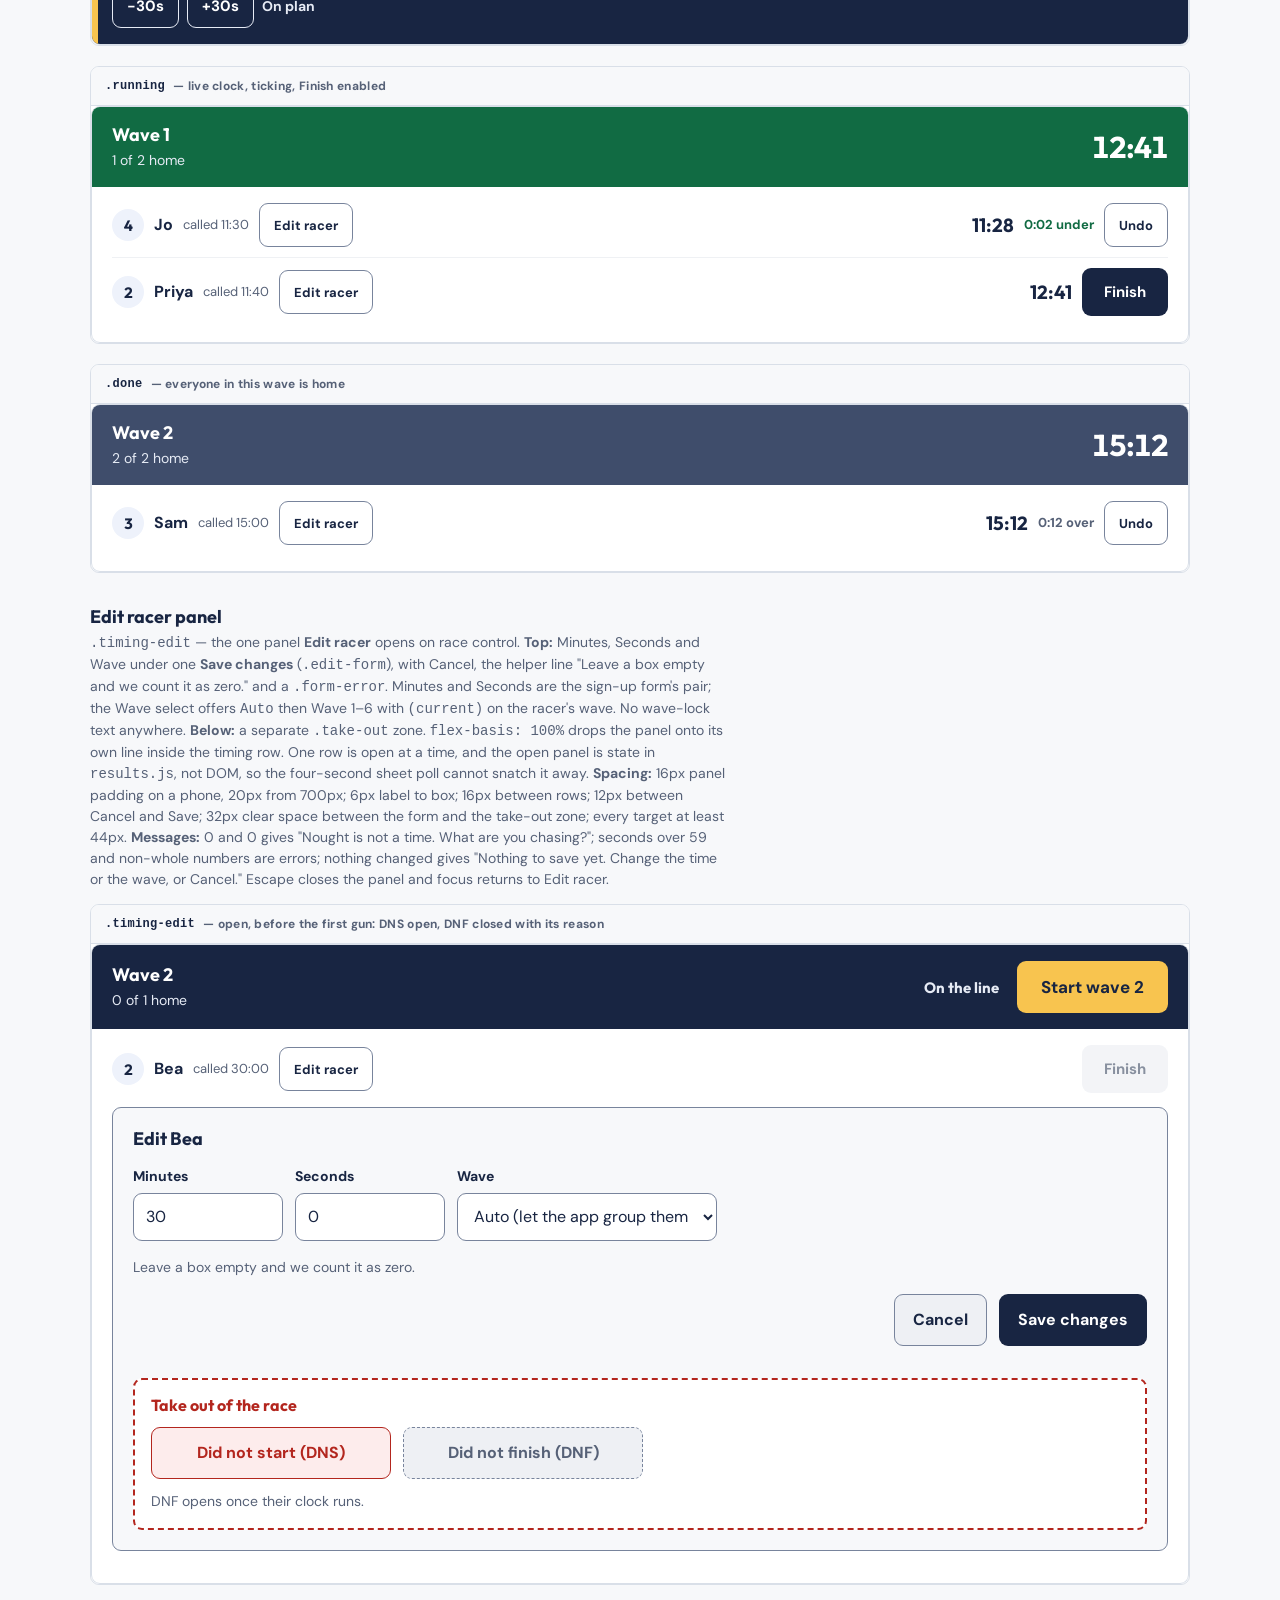
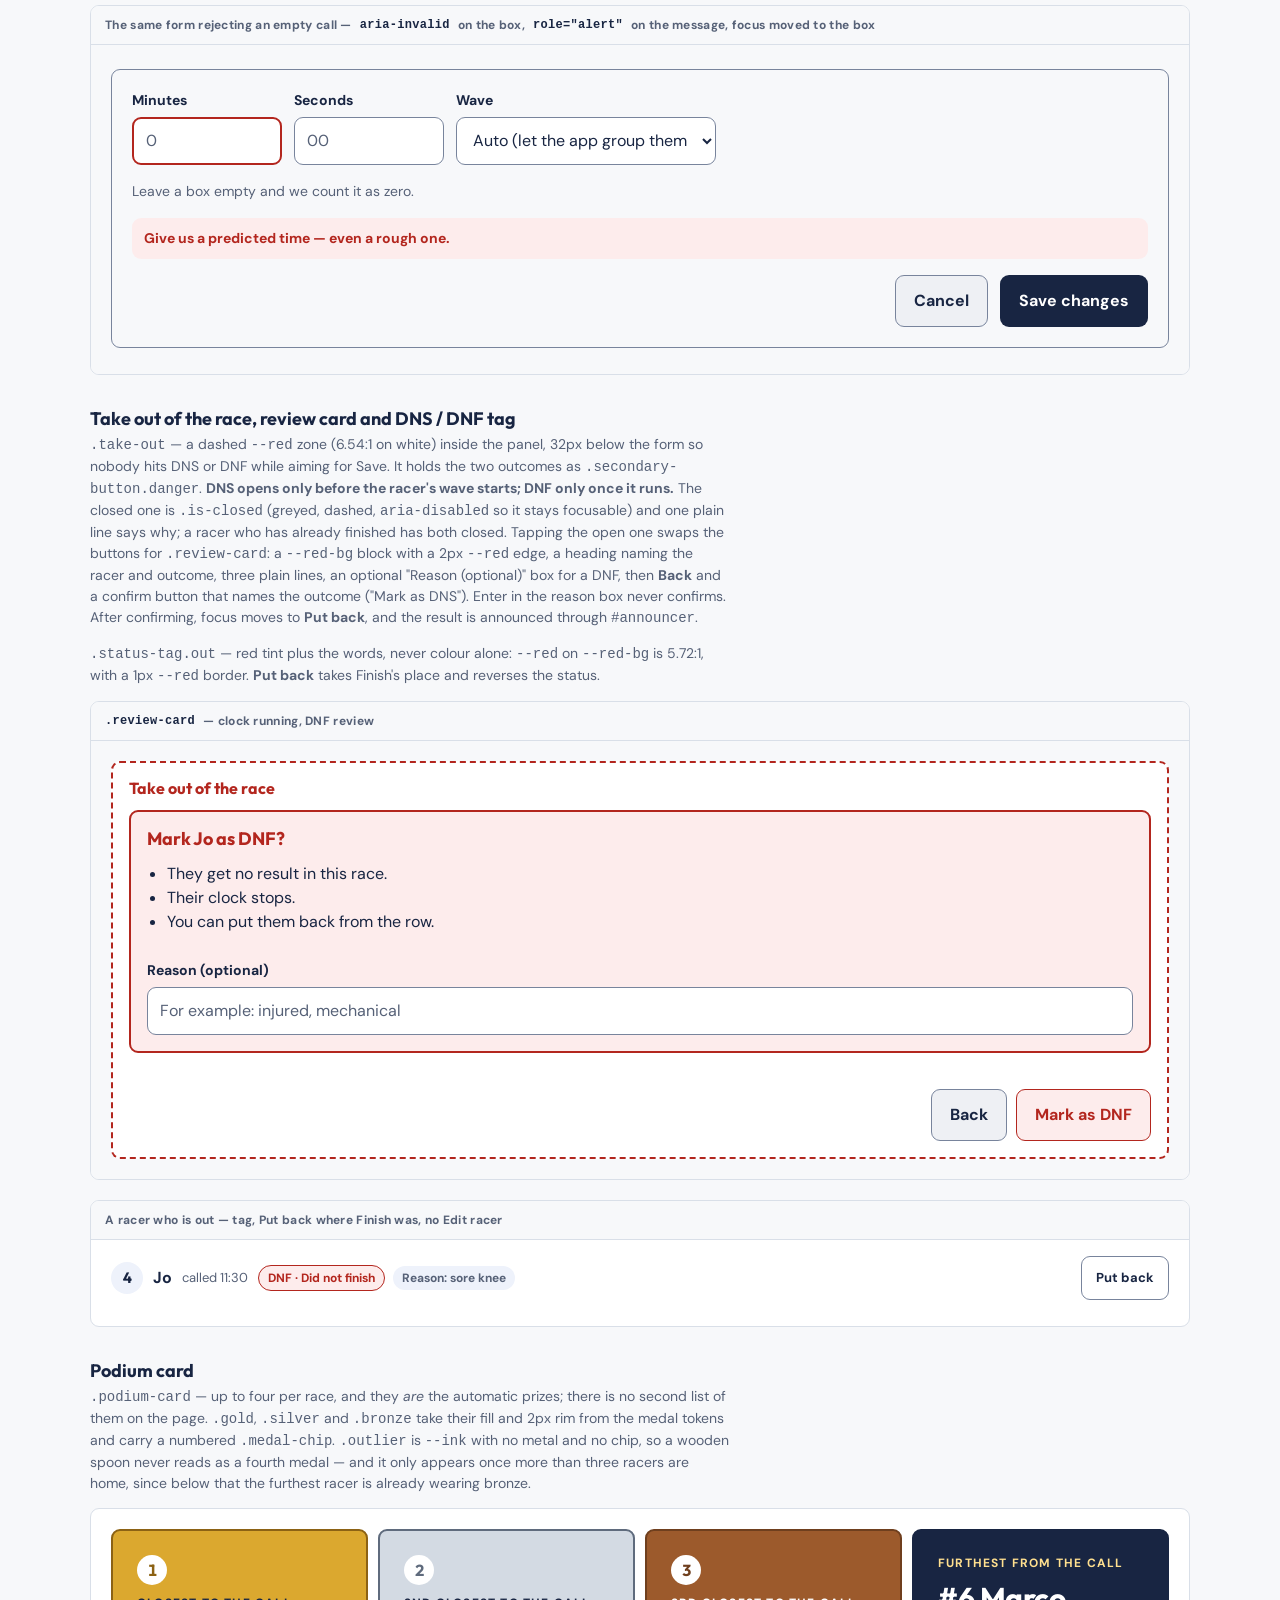
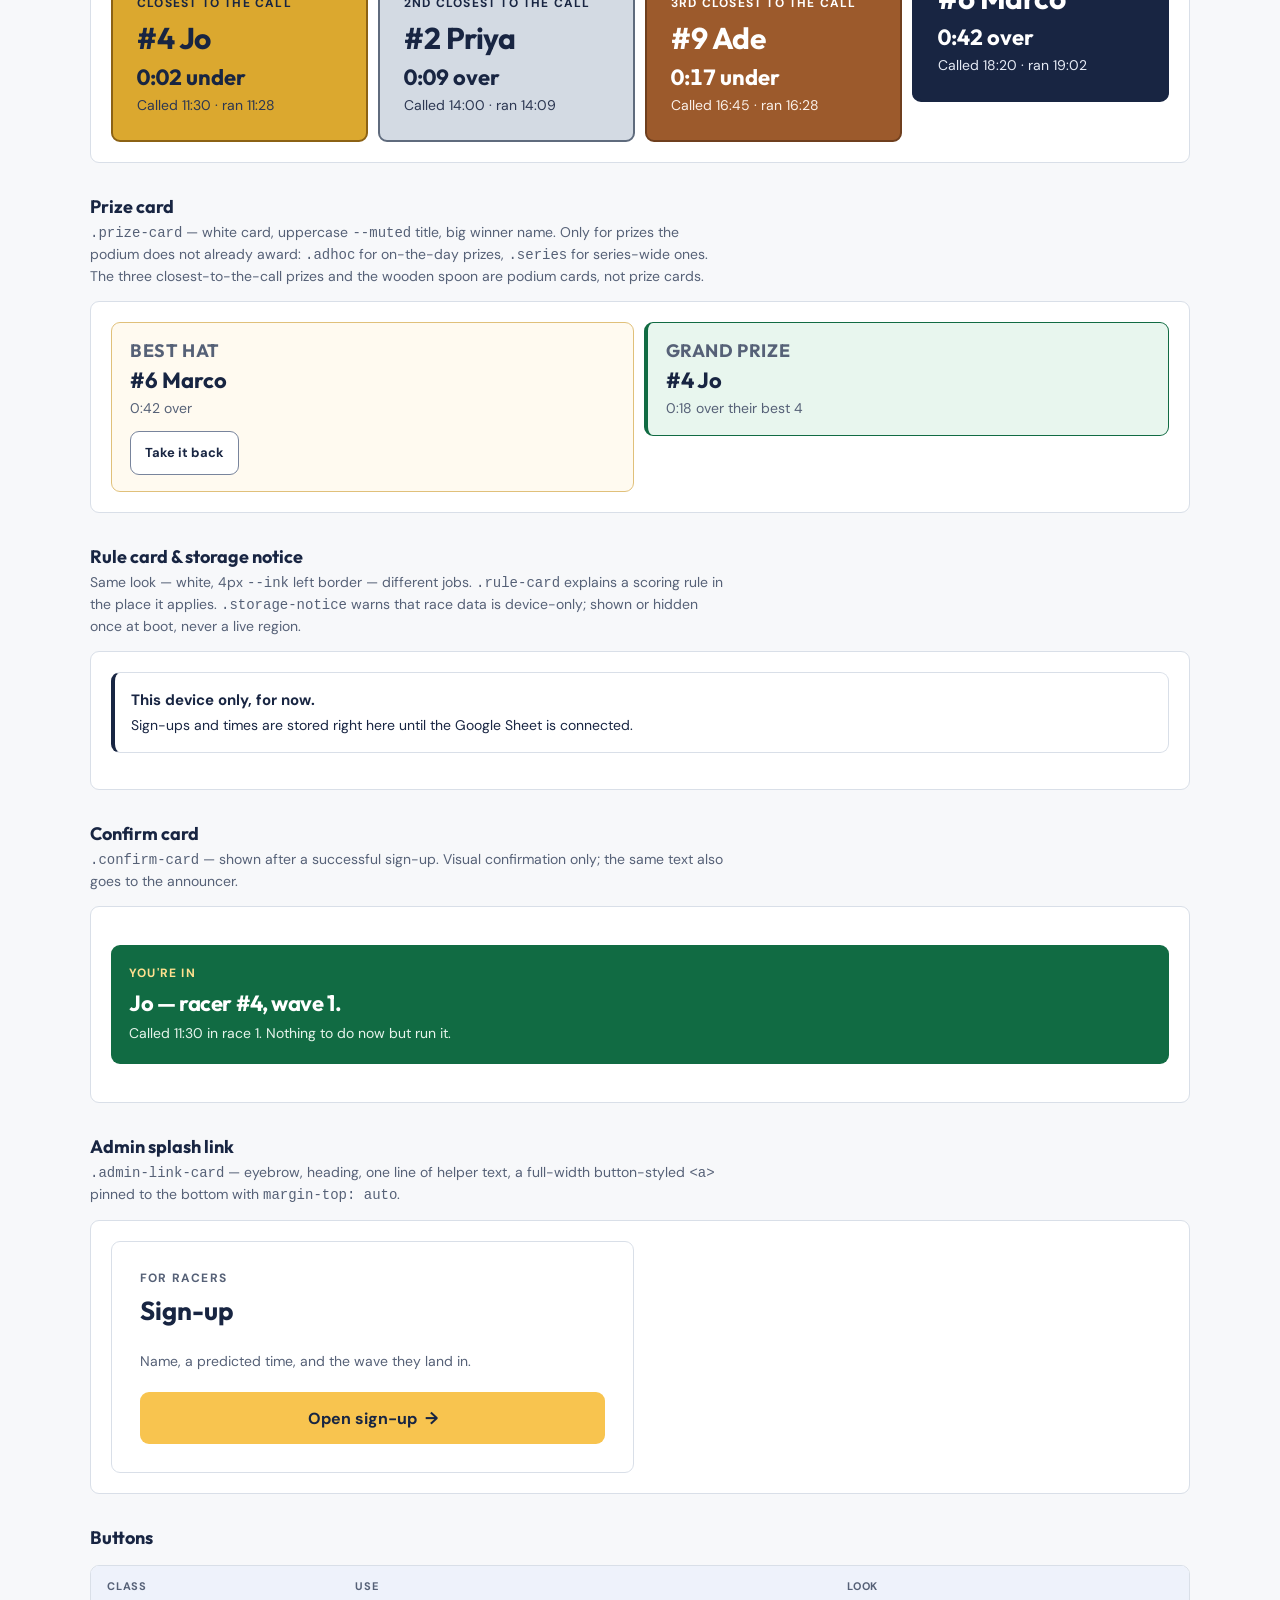
<file: styleguide.html>
<!doctype html>
<html lang="en">
<head>
  <meta charset="UTF-8" />
  <meta name="viewport" content="width=device-width, initial-scale=1.0, viewport-fit=cover" />
  <meta name="theme-color" content="#182542" />
  <title>Style guide — Balance Tri Club, Beat the clock</title>
  <link rel="preconnect" href="https://fonts.googleapis.com">
  <link rel="preconnect" href="https://fonts.gstatic.com" crossorigin>
  <link href="https://fonts.googleapis.com/css2?family=DM+Sans:wght@400;500;600;700&family=Outfit:wght@600;700&display=swap" rel="stylesheet">
  <link rel="stylesheet" href="styles.css" />
  <link rel="stylesheet" href="styleguide.css" />
</head>
<body>
  <a class="skip-link" href="#main">Skip to the style guide</a>

  <div class="shell">
    <header class="topbar">
      <div class="brand">
        <img class="brand-logo" src="assets/balance-logo.png" alt="Balance Tri Club" />
      </div>
    </header>

    <main id="main">
      <div class="hero">
        <div class="hero-copy">
          <p class="eyebrow">DESIGN SYSTEM</p>
          <h1>Balance Bolt <em>style guide.</em></h1>
          <p>The design system as actually built, so a new screen can be added without reading every line of <code>styles.css</code>. Every example on this page is the real component, not a picture of one — what you see here is what ships. Source of truth is <code>STYLEGUIDE.md</code>; keep the two in step.</p>
        </div>
      </div>

      <nav class="sg-nav" aria-label="On this page">
        <a href="#colour">Colour</a>
        <a href="#type">Type</a>
        <a href="#spacing">Spacing</a>
        <a href="#components">Components</a>
        <a href="#breakpoints">Breakpoints</a>
        <a href="#accessibility">Accessibility</a>
        <a href="#tone">Tone of voice</a>
      </nav>

      <!-- ═══════════════════════════ 1. COLOUR ═══════════════════════════ -->
      <section class="sg-section" id="colour">
        <h2>1. Colour</h2>
        <p class="sg-section-intro">Tokens come from the <a href="https://jthoyer.github.io/BalanceTRI-app/">club race calendar app</a> so the two feel like one product.</p>

        <div class="sg-swatch-grid">
          <div class="sg-swatch"><div class="sg-swatch-fill" style="background:var(--ink)"></div><div class="sg-swatch-meta"><code>--ink</code><span class="sg-hex">#182542</span><span class="sg-desc">Body text, hero and card backgrounds, the default "dark"</span></div></div>
          <div class="sg-swatch"><div class="sg-swatch-fill" style="background:var(--muted)"></div><div class="sg-swatch-meta"><code>--muted</code><span class="sg-hex">#566177</span><span class="sg-desc">Secondary text: helper copy, table headers, metadata</span></div></div>
          <div class="sg-swatch"><div class="sg-swatch-fill" style="background:var(--line)"></div><div class="sg-swatch-meta"><code>--line</code><span class="sg-hex">#d9dfe8</span><span class="sg-desc">Decorative container edges only — panels, cards, table wrappers</span></div></div>
          <div class="sg-swatch"><div class="sg-swatch-fill" style="background:var(--line-strong)"></div><div class="sg-swatch-meta"><code>--line-strong</code><span class="sg-hex">#78849c</span><span class="sg-desc">Any control boundary: inputs, selects, small buttons, dashed zones</span></div></div>
          <div class="sg-swatch"><div class="sg-swatch-fill" style="background:var(--canvas)"></div><div class="sg-swatch-meta"><code>--canvas</code><span class="sg-hex">#f7f8fa</span><span class="sg-desc">Page background</span></div></div>
          <div class="sg-swatch"><div class="sg-swatch-fill" style="background:var(--yellow)"></div><div class="sg-swatch-meta"><code>--yellow</code><span class="sg-hex">#f8c44f</span><span class="sg-desc">Fills only — primary button, wave start button, hero highlight</span></div></div>
          <div class="sg-swatch"><div class="sg-swatch-fill" style="background:var(--yellow-soft)"></div><div class="sg-swatch-meta"><code>--yellow-soft</code><span class="sg-hex">#ffe08f</span><span class="sg-desc">Small accent text on ink or green (the eyebrow on dark cards)</span></div></div>
          <div class="sg-swatch"><div class="sg-swatch-fill" style="background:var(--green)"></div><div class="sg-swatch-meta"><code>--green</code><span class="sg-hex">#116b43</span><span class="sg-desc">A wave that is running, a bang-on result, success</span></div></div>
          <div class="sg-swatch"><div class="sg-swatch-fill" style="background:var(--green-bg)"></div><div class="sg-swatch-meta"><code>--green-bg</code><span class="sg-hex">#e8f6ee</span><span class="sg-desc">Series prize card, connected sync pill. Not the winning row — that is --gold-bg</span></div></div>
          <div class="sg-swatch"><div class="sg-swatch-fill" style="background:var(--navy-bg)"></div><div class="sg-swatch-meta"><code>--navy-bg</code><span class="sg-hex">#eef2fb</span><span class="sg-desc">Bib badges, status tags, table headers, the furthest-from-the-call row</span></div></div>
          <div class="sg-swatch"><div class="sg-swatch-fill" style="background:var(--gold)"></div><div class="sg-swatch-meta"><code>--gold</code><span class="sg-hex">#dba82f</span><span class="sg-desc">1st place: medal card fill and rank badge. Deeper than --yellow on purpose</span></div></div>
          <div class="sg-swatch"><div class="sg-swatch-fill" style="background:var(--gold-rim)"></div><div class="sg-swatch-meta"><code>--gold-rim</code><span class="sg-hex">#8c6214</span><span class="sg-desc">1st-place card edge, and the numeral in its medal chip</span></div></div>
          <div class="sg-swatch"><div class="sg-swatch-fill" style="background:var(--gold-bg)"></div><div class="sg-swatch-meta"><code>--gold-bg</code><span class="sg-hex">#fbf0d5</span><span class="sg-desc">Leading row tint on both tables</span></div></div>
          <div class="sg-swatch"><div class="sg-swatch-fill" style="background:var(--silver)"></div><div class="sg-swatch-meta"><code>--silver</code><span class="sg-hex">#d3dae3</span><span class="sg-desc">2nd place: medal card fill and rank badge</span></div></div>
          <div class="sg-swatch"><div class="sg-swatch-fill" style="background:var(--silver-rim)"></div><div class="sg-swatch-meta"><code>--silver-rim</code><span class="sg-hex">#5f6b7d</span><span class="sg-desc">2nd-place card edge, and the numeral in its medal chip</span></div></div>
          <div class="sg-swatch"><div class="sg-swatch-fill" style="background:var(--bronze)"></div><div class="sg-swatch-meta"><code>--bronze</code><span class="sg-hex">#9c5a2c</span><span class="sg-desc">3rd place: medal card fill and rank badge. Dark enough to take white text</span></div></div>
          <div class="sg-swatch"><div class="sg-swatch-fill" style="background:var(--bronze-rim)"></div><div class="sg-swatch-meta"><code>--bronze-rim</code><span class="sg-hex">#6f3f1e</span><span class="sg-desc">3rd-place card edge, and the numeral in its medal chip</span></div></div>
          <div class="sg-swatch"><div class="sg-swatch-fill" style="background:var(--slate)"></div><div class="sg-swatch-meta"><code>--slate</code><span class="sg-hex">#3f4d6b</span><span class="sg-desc">A wave where everyone is home</span></div></div>
          <div class="sg-swatch"><div class="sg-swatch-fill" style="background:var(--red)"></div><div class="sg-swatch-meta"><code>--red</code><span class="sg-hex">#b3261e</span><span class="sg-desc">Errors, destructive actions</span></div></div>
          <div class="sg-swatch"><div class="sg-swatch-fill" style="background:var(--red-bg)"></div><div class="sg-swatch-meta"><code>--red-bg</code><span class="sg-hex">#fdecec</span><span class="sg-desc">Error message and danger button background</span></div></div>
          <div class="sg-swatch"><div class="sg-swatch-fill" style="background:var(--focus)"></div><div class="sg-swatch-meta"><code>--focus</code><span class="sg-hex">#285ba8</span><span class="sg-desc">Focus ring on light backgrounds (white ring on dark ones)</span></div></div>
          <div class="sg-swatch"><div class="sg-swatch-fill" style="background:var(--brand-blue)"></div><div class="sg-swatch-meta"><code>--brand-blue</code><span class="sg-hex">#00a3e0</span><span class="sg-desc">Brand mark only. Never used for text — 2.87:1 on white</span></div></div>
        </div>

        <div class="sg-sub">
          <div class="rule-card">
            <h2>The two-tier border rule</h2>
            <p class="rule-note" style="margin-top:0">This is the rule most easily got wrong. <code>--line</code> is 1.34:1 against white: fine for the edge of a decorative card, nowhere near enough for anything a person operates. <strong>Anything that is a control gets <code>--line-strong</code>.</strong> If you are unsure whether the thing you are drawing is a control, use <code>--line-strong</code>.</p>
          </div>
        </div>

        <div class="sg-sub" id="contrast">
          <h3>Measured contrast</h3>
          <p class="sg-sub-note">Computed against the WCAG 2.1 relative-luminance formula. Body text needs 4.5:1, large text (≥18.66px bold or ≥24px) needs 3:1, UI component boundaries and states need 3:1.</p>

          <p class="sg-sub-note" style="margin-top:20px"><strong>Text on dark</strong></p>
          <div class="board-wrap"><table class="board">
            <thead><tr><th scope="col">Pair</th><th scope="col" class="num">Ratio</th></tr></thead>
            <tbody>
              <tr><td><code>#ffffff</code> on <code>--ink</code></td><td class="num sg-ratio sg-pass">15.19</td></tr>
              <tr><td><code>#edf0f7</code> (hero body copy) on <code>--ink</code></td><td class="num sg-ratio sg-pass">13.32</td></tr>
              <tr><td><code>#e6ebf5</code> (wave meta, wave size) on <code>--ink</code></td><td class="num sg-ratio sg-pass">12.71</td></tr>
              <tr><td><code>--yellow-soft</code> on <code>--ink</code></td><td class="num sg-ratio sg-pass">11.80</td></tr>
              <tr><td><code>--yellow</code> on <code>--ink</code></td><td class="num sg-ratio sg-pass">9.41</td></tr>
              <tr><td><code>#ffffff</code> on <code>--slate</code></td><td class="num sg-ratio sg-pass">8.45</td></tr>
              <tr><td><code>#e6ebf5</code> on <code>--slate</code></td><td class="num sg-ratio sg-pass">7.07</td></tr>
              <tr><td><code>#ffffff</code> on <code>--green</code></td><td class="num sg-ratio sg-pass">6.55</td></tr>
              <tr><td><code>#e7f4ec</code> (confirm detail) on <code>--green</code></td><td class="num sg-ratio sg-pass">5.78</td></tr>
              <tr><td><code>#e6ebf5</code> on <code>--green</code></td><td class="num sg-ratio sg-pass">5.48</td></tr>
              <tr><td><code>#ffffff</code> (name, delta, eyebrow) on <code>--bronze</code></td><td class="num sg-ratio sg-pass">5.37</td></tr>
              <tr><td><code>--yellow-soft</code> on <code>--green</code></td><td class="num sg-ratio sg-pass">5.08</td></tr>
              <tr><td><code>#faf0e9</code> (bronze card detail) on <code>--bronze</code></td><td class="num sg-ratio sg-pass">4.78</td></tr>
            </tbody>
          </table></div>

          <p class="sg-sub-note" style="margin-top:20px"><strong>Text on light</strong></p>
          <div class="board-wrap"><table class="board">
            <thead><tr><th scope="col">Pair</th><th scope="col" class="num">Ratio</th></tr></thead>
            <tbody>
              <tr><td><code>--ink</code> on <code>#ffffff</code></td><td class="num sg-ratio sg-pass">15.19</td></tr>
              <tr><td><code>--ink</code> on <code>--canvas</code></td><td class="num sg-ratio sg-pass">14.30</td></tr>
              <tr><td><code>--ink</code> on <code>--green-bg</code></td><td class="num sg-ratio sg-pass">13.64</td></tr>
              <tr><td><code>--ink</code> on <code>--navy-bg</code></td><td class="num sg-ratio sg-pass">13.55</td></tr>
              <tr><td><code>--ink</code> on <code>--gold-bg</code> (leading row)</td><td class="num sg-ratio sg-pass">13.40</td></tr>
              <tr><td><code>--ink</code> on <code>#eef0f4</code> (secondary button)</td><td class="num sg-ratio sg-pass">13.32</td></tr>
              <tr><td><code>--ink</code> on <code>--silver</code> (2nd medal card, 2nd rank badge)</td><td class="num sg-ratio sg-pass">10.79</td></tr>
              <tr><td><code>--ink</code> on <code>--yellow</code> (primary button label)</td><td class="num sg-ratio sg-pass">9.41</td></tr>
              <tr><td><code>--bronze-rim</code> on <code>#ffffff</code> (3rd medal chip numeral)</td><td class="num sg-ratio sg-pass">8.73</td></tr>
              <tr><td><code>#2c3752</code> (silver card detail) on <code>--silver</code></td><td class="num sg-ratio sg-pass">8.40</td></tr>
              <tr><td><code>--ink</code> on <code>--gold</code> (1st medal card, 1st rank badge)</td><td class="num sg-ratio sg-pass">6.98</td></tr>
              <tr><td><code>--green</code> on <code>#ffffff</code></td><td class="num sg-ratio sg-pass">6.55</td></tr>
              <tr><td><code>--red</code> on <code>#ffffff</code></td><td class="num sg-ratio sg-pass">6.54</td></tr>
              <tr><td><code>--muted</code> on <code>#ffffff</code></td><td class="num sg-ratio sg-pass">6.23</td></tr>
              <tr><td><code>--muted</code> on <code>#fffaf0</code> (adhoc prize card)</td><td class="num sg-ratio sg-pass">5.99</td></tr>
              <tr><td><code>--green</code> on <code>--green-bg</code></td><td class="num sg-ratio sg-pass">5.88</td></tr>
              <tr><td><code>--muted</code> on <code>--canvas</code></td><td class="num sg-ratio sg-pass">5.86</td></tr>
              <tr><td><code>--green</code> on <code>--navy-bg</code> (bang-on delta, furthest row)</td><td class="num sg-ratio sg-pass">5.84</td></tr>
              <tr><td><code>--green</code> on <code>--gold-bg</code> (bang-on delta, leading row)</td><td class="num sg-ratio sg-pass">5.78</td></tr>
              <tr><td><code>--red</code> on <code>--red-bg</code></td><td class="num sg-ratio sg-pass">5.72</td></tr>
              <tr><td><code>--ink</code> on <code>--red-bg</code> (review card text)</td><td class="num sg-ratio sg-pass">13.30</td></tr>
              <tr><td><code>--muted</code> on <code>--green-bg</code></td><td class="num sg-ratio sg-pass">5.59</td></tr>
              <tr><td><code>--muted</code> on <code>--navy-bg</code></td><td class="num sg-ratio sg-pass">5.55</td></tr>
              <tr><td><code>--muted</code> on <code>--gold-bg</code></td><td class="num sg-ratio sg-pass">5.49</td></tr>
              <tr><td><code>--muted</code> on <code>#eef0f4</code></td><td class="num sg-ratio sg-pass">5.46</td></tr>
              <tr><td><code>#2c3752</code> (gold card detail) on <code>--gold</code></td><td class="num sg-ratio sg-pass">5.44</td></tr>
              <tr><td><code>--gold-rim</code> on <code>#ffffff</code> (1st medal chip numeral)</td><td class="num sg-ratio sg-pass">5.42</td></tr>
              <tr><td><code>--silver-rim</code> on <code>#ffffff</code> (2nd medal chip numeral)</td><td class="num sg-ratio sg-pass">5.40</td></tr>
            </tbody>
          </table></div>

          <p class="sg-sub-note" style="margin-top:20px"><strong>Non-text</strong> (3:1 needed)</p>
          <div class="board-wrap"><table class="board">
            <thead><tr><th scope="col">Pair</th><th scope="col" class="num">Ratio</th></tr></thead>
            <tbody>
              <tr><td><code>--ink</code> fill on <code>#ffffff</code></td><td class="num sg-ratio sg-pass">15.19</td></tr>
              <tr><td><code>--focus</code> ring on <code>#ffffff</code></td><td class="num sg-ratio sg-pass">6.66</td></tr>
              <tr><td><code>--focus</code> ring on <code>--canvas</code></td><td class="num sg-ratio sg-pass">6.27</td></tr>
              <tr><td><code>--red</code> border on <code>--canvas</code></td><td class="num sg-ratio sg-pass">6.15</td></tr>
              <tr><td><code>--focus</code> ring on <code>--green-bg</code></td><td class="num sg-ratio sg-pass">5.98</td></tr>
              <tr><td><code>--focus</code> ring on <code>--navy-bg</code></td><td class="num sg-ratio sg-pass">5.94</td></tr>
              <tr><td><code>--focus</code> ring on <code>--red-bg</code> (review card)</td><td class="num sg-ratio sg-pass">5.83</td></tr>
              <tr><td><code>--focus</code> ring on <code>--gold-bg</code></td><td class="num sg-ratio sg-pass">5.88</td></tr>
              <tr><td><code>--green</code> fill on <code>#ffffff</code></td><td class="num sg-ratio sg-pass">6.55</td></tr>
              <tr><td><code>--bronze-rim</code> medal card edge on <code>--canvas</code></td><td class="num sg-ratio sg-pass">8.21</td></tr>
              <tr><td><code>--gold-rim</code> medal card edge on <code>--canvas</code></td><td class="num sg-ratio sg-pass">5.10</td></tr>
              <tr><td><code>--silver-rim</code> medal card edge on <code>--canvas</code></td><td class="num sg-ratio sg-pass">5.09</td></tr>
              <tr><td><code>--yellow</code> start button on the <code>--green</code> wave bar</td><td class="num sg-ratio sg-pass">4.05</td></tr>
              <tr><td><code>--line-strong</code> on <code>#ffffff</code></td><td class="num sg-ratio sg-pass">3.76</td></tr>
              <tr><td><code>--line-strong</code> on <code>#fffaf0</code></td><td class="num sg-ratio sg-pass">3.62</td></tr>
              <tr><td><code>--line-strong</code> on <code>--canvas</code></td><td class="num sg-ratio sg-pass">3.54</td></tr>
              <tr><td><code>--line-strong</code> on <code>--green-bg</code></td><td class="num sg-ratio sg-pass">3.38</td></tr>
              <tr><td><code>--line-strong</code> on <code>--navy-bg</code></td><td class="num sg-ratio sg-pass">3.36</td></tr>
              <tr><td><code>--line-strong</code> on <code>#eef0f4</code></td><td class="num sg-ratio sg-pass">3.30</td></tr>
            </tbody>
          </table></div>

          <p class="sg-sub-note" style="margin-top:20px"><strong>Deliberately below 3:1</strong>, and why that is allowed</p>
          <div class="board-wrap"><table class="board">
            <thead><tr><th scope="col">Pair</th><th scope="col" class="num">Ratio</th><th scope="col">Reason</th></tr></thead>
            <tbody>
              <tr><td><code>--line</code> on <code>#ffffff</code></td><td class="num sg-ratio sg-decorative">1.34</td><td>Decorative card and panel edges. Carries no state and no affordance; the content inside identifies the card.</td></tr>
              <tr><td><code>#eff1f4</code> row dividers on <code>#ffffff</code></td><td class="num sg-ratio sg-decorative">1.13</td><td>Decorative separators between list rows.</td></tr>
              <tr><td><code>#e0c07a</code> on <code>#ffffff</code> (adhoc prize tint)</td><td class="num sg-ratio sg-decorative">1.75</td><td>Decorative tint. The card is identified by its heading, not its border.</td></tr>
              <tr><td><code>#eef0f4</code> (Cancel fill) on <code>--canvas</code> (call editor)</td><td class="num sg-ratio sg-decorative">1.07</td><td>A <code>.secondary-button</code> on the editor's own <code>--canvas</code> surface. Identified by its <code>--line-strong</code> border — 3.54 against that surface, 3.30 against its own fill.</td></tr>
              <tr><td><code>--navy-bg</code> hover fill on <code>#ffffff</code></td><td class="num sg-ratio sg-decorative">1.12</td><td><code>.quiet-button.neutral:hover</code>. A hover tint, not a state anyone has to see; the button is identified by its <code>--ink</code> border at 15.19 and its <code>--ink</code> label at 13.55.</td></tr>
              <tr><td><code>--yellow</code> fill against <code>--canvas</code></td><td class="num sg-ratio sg-decorative">1.52</td><td>The primary button is identified by its <code>--ink</code> label at 9.41:1. WCAG 1.4.11 does not require a boundary when the component is identifiable another way.</td></tr>
              <tr><td><code>#ffffff</code> medal chip on <code>--gold</code> / <code>--silver</code></td><td class="num sg-ratio sg-decorative">2.18 / 1.41</td><td>Decorative disc. The place number inside it is the component, at 5.42:1 and 5.40:1.</td></tr>
              <tr><td><code>#ffffff</code> bib pill on <code>--gold-bg</code> / <code>--navy-bg</code> rows</td><td class="num sg-ratio sg-decorative">1.13 / 1.12</td><td>Decorative pill, same case as the <code>--line</code> card edge. The bib number reads at 15.19:1. White rather than <code>--navy-bg</code> only because <code>--navy-bg</code> on a tinted row measures 1.01 and the pill shape vanishes entirely.</td></tr>
            </tbody>
          </table></div>

          <div class="rule-card" style="margin-top:20px">
            <h2>Never do this</h2>
            <p class="rule-note" style="margin-top:0">Both were live bugs, now fixed:</p>
            <ul class="sg-list">
              <li><code>#f6cf69</code> eyebrow text on a white panel — 1.62:1. Eyebrows on light backgrounds use <code>--muted</code>.</li>
              <li><code>--yellow</code> eyebrow text on <code>--green</code> — 4.05:1, under the 4.5 needed for 12px text. Use <code>--yellow-soft</code>.</li>
            </ul>
          </div>
        </div>

        <div class="sg-sub">
          <h3>Never colour alone</h3>
          <p class="sg-sub-note">Rank is always printed as a number as well as tinted. "Bang on" results are green <em>and</em> say <code>0:03 under</code>. A running racer gets a <span class="status-tag">On course</span> status tag, not just grey text. A medal is never only a colour: the card carries a place number in its chip <em>and</em> spells out the prize ("2nd closest to the call"), and the matching rank badge in the table has the numeral inside the metal pill. Nobody has to tell gold from bronze to know who won.</p>
        </div>
      </section>

      <!-- ═══════════════════════════ 2. TYPE ═══════════════════════════ -->
      <section class="sg-section" id="type">
        <h2>2. Type</h2>
        <p class="sg-section-intro">Two families, loaded from Google Fonts: <strong>Outfit</strong> (600/700) for headings, clocks and anything that should feel big; <strong>DM Sans</strong> (400/500/600/700) for everything else.</p>

        <div class="sg-specimen-list">
          <div class="sg-specimen">
            <p class="sg-specimen-label">Hero headline · Outfit 700 · <code>clamp(2rem, 9vw, 3.25rem)</code></p>
            <p style="font-family:Outfit,sans-serif;font-weight:700;font-size:clamp(2rem,9vw,3.25rem);line-height:1.08;letter-spacing:-1.2px;margin:0">Call your time.</p>
          </div>
          <div class="sg-specimen">
            <p class="sg-specimen-label">Race clock · Outfit 700, tabular · <code>clamp(2.75rem, 16vw, 5rem)</code></p>
            <p class="global-clock" style="position:static;font-size:clamp(2.75rem,16vw,5rem)">12:34</p>
          </div>
          <div class="sg-specimen">
            <p class="sg-specimen-label">Section h1 / h2 · Outfit 600/700 · 24px → 28px</p>
            <h2 style="margin:0">Series standings</h2>
          </div>
          <div class="sg-specimen">
            <p class="sg-specimen-label">Wave bar h3 · Outfit 700 · 20px</p>
            <h3 style="margin:0;font:700 20px Outfit,sans-serif">Wave 2</h3>
          </div>
          <div class="sg-specimen">
            <p class="sg-specimen-label">Podium name · Outfit 700 · 26px → 30px</p>
            <p class="podium-name" style="margin:0">#4 Jo</p>
          </div>
          <div class="sg-specimen">
            <p class="sg-specimen-label">Prize winner · Outfit 700 · 20px → 22px</p>
            <p class="prize-winner" style="margin:0">#2 Priya</p>
          </div>
          <div class="sg-specimen">
            <p class="sg-specimen-label">Timing row elapsed · Outfit 700, tabular · 19px</p>
            <span class="timing-elapsed">12:33</span>
          </div>
          <div class="sg-specimen">
            <p class="sg-specimen-label">Body · DM Sans 400 · 16px/1.5</p>
            <p style="margin:0">Speed counts for nothing today. Write down the time you think you'll finish in, then go and run it.</p>
          </div>
          <div class="sg-specimen">
            <p class="sg-specimen-label">Helper text, metadata · DM Sans 400 · 14px · <code>--muted</code></p>
            <p class="helper-text" style="margin:0">Waves group everyone within five minutes of each other's call.</p>
          </div>
          <div class="sg-specimen">
            <p class="sg-specimen-label">Eyebrow · DM Sans 700 · 12px, letter-spacing 1.2px</p>
            <p class="eyebrow" style="color:var(--muted);margin:0">PREDICTION RACE</p>
          </div>
          <div class="sg-specimen">
            <p class="sg-specimen-label">Table column header · DM Sans 700 · 11px, letter-spacing 0.8px, <code>--muted</code></p>
            <div class="board-wrap" style="max-width:280px"><table class="board"><thead><tr><th scope="col" class="col-rank">#</th><th scope="col">Racer</th><th scope="col" class="num">Diff</th></tr></thead></table></div>
          </div>
        </div>

        <div class="sg-sub">
          <ul class="sg-list">
            <li>Every element showing a time gets <code>font-variant-numeric: tabular-nums</code> so digits do not jitter as a clock ticks.</li>
            <li>Form inputs are <strong>16px minimum</strong>. Anything smaller makes iOS zoom on focus and the layout jumps mid-race.</li>
            <li>Uppercase is done in the copy, not with <code>text-transform</code>, except for table headers and prize card titles where the source text is the readable form.</li>
          </ul>
        </div>
      </section>

      <!-- ═══════════════════════════ 3. SPACING ═══════════════════════════ -->
      <section class="sg-section" id="spacing">
        <h2>3. Spacing, shape, elevation</h2>

        <div class="sg-demo">
          <div class="sg-demo-label">Border radius — <code>9px</code> everywhere, <code>999px</code> for pills and badges</div>
          <div class="sg-demo-body sg-canvas sg-demo-row">
            <div style="width:96px;height:56px;border:1px solid var(--line-strong);border-radius:9px;background:#fff;display:flex;align-items:center;justify-content:center;font:700 12px 'DM Sans';color:var(--muted)">9px card</div>
            <span class="bib"><span class="bib-number">7</span></span>
            <span class="status-tag">999px pill</span>
          </div>
        </div>

        <div class="sg-demo">
          <div class="sg-demo-label">The one shadow in the system — <code>0 8px 24px rgba(18,31,55,.12)</code>, used only on the sticky race clock while it is stuck</div>
          <div class="sg-demo-body sg-canvas" style="padding:32px 20px">
            <div style="max-width:280px;margin:auto;border-radius:9px;background:var(--ink);box-shadow:0 8px 24px rgba(18,31,55,.12);padding:16px;text-align:center;color:#fff;font:700 13px 'DM Sans'">Sticky clock hero</div>
          </div>
        </div>

        <div class="sg-demo">
          <div class="sg-demo-label">Tap targets — <code>--tap-min</code> 44px is the floor and nothing goes below it, including low-emphasis buttons like Edit racer, Undo and Take it back. <code>--tap</code> 48px for primary controls</div>
          <div class="sg-demo-body sg-canvas sg-demo-row" style="align-items:flex-end">
            <div style="width:44px;height:44px;border-radius:9px;border:2px solid var(--line-strong);background:#fff;display:flex;align-items:center;justify-content:center;color:var(--ink);font:700 11px 'DM Sans'">44</div>
            <div style="width:48px;height:48px;border-radius:9px;background:var(--ink);display:flex;align-items:center;justify-content:center;color:#fff;font:700 11px 'DM Sans'">48</div>
            <div style="width:52px;height:52px;border-radius:9px;background:var(--yellow);display:flex;align-items:center;justify-content:center;color:var(--ink);font:700 11px 'DM Sans'">52</div>
          </div>
        </div>

        <ul class="sg-list">
          <li>Vertical rhythm: <code>.panel</code> 20px margin block, <code>.section-head</code> 28px top / 12px bottom, grids and lists gap 12px, form field groups 12–14px.</li>
          <li>Padding: panel <code>22px 18px</code> → <code>28px</code> at ≥700px. Hero <code>28px 22px</code> → <code>48px 54px</code>. Cards <code>16–20px</code>.</li>
        </ul>
      </section>

      <!-- ═══════════════════════════ 4. COMPONENTS ═══════════════════════════ -->
      <section class="sg-section" id="components">
        <h2>4. Components</h2>
        <p class="sg-section-intro">Every demo below renders the real class from <code>styles.css</code>. Nothing here is a mock-up.</p>

        <div class="sg-sub">
          <h3>Hero</h3>
          <p class="sg-sub-note"><code>.hero</code> / <code>.hero-copy</code> — dark navy block, 9px radius. Body copy uses <code>#edf0f7</code>, not pure white, to soften the block without dropping below 4.5:1.</p>
          <div class="sg-demo">
            <div class="sg-demo-body sg-flush">
              <div class="hero">
                <div class="hero-copy">
                  <p class="eyebrow">PREDICTION RACE · RACE 1 OF 5</p>
                  <div class="sg-hero-h1-sample" role="heading" aria-level="4">Call your time. <em>Then run it.</em></div>
                  <p>Speed counts for nothing today. Whoever lands closest to their own call wins.</p>
                </div>
              </div>
            </div>
          </div>
        </div>

        <div class="sg-sub">
          <h3>Clock hero</h3>
          <p class="sg-sub-note"><code>.clock-hero</code> — sticky on phones so the clock is never scrolled away; static from 700px. <code>role="timer" aria-live="off"</code>: a clock that speaks every tick makes the page unusable.</p>
          <div class="sg-demo">
            <div class="sg-demo-body sg-flush">
              <div class="hero clock-hero" style="position:static">
                <div class="hero-copy">
                  <p class="eyebrow">RACE CONTROL · RACE 1</p>
                  <p class="global-clock" role="timer" aria-live="off">15:48</p>
                  <p class="clock-sub">1 still out on course.</p>
                </div>
              </div>
            </div>
          </div>
        </div>

        <div class="sg-sub">
          <h3>Panel &amp; section head</h3>
          <p class="sg-sub-note"><code>.panel</code> — white card, <code>--line</code> border. <code>.section-head</code> — heading plus one line of helper text for a region that is not a card.</p>
          <div class="sg-demo">
            <div class="sg-demo-body">
              <div class="section-head" style="margin-top:0">
                <h2>Start list — race 1</h2>
                <p class="helper-text">Waves group everyone within five minutes of each other's call.</p>
              </div>
              <div class="panel" style="margin-bottom:0">
                <div class="panel-heading">
                  <p class="eyebrow">RACE 1</p>
                  <h2>Add yourself to the start list</h2>
                </div>
                <p class="helper-text">Your name, then a predicted time.</p>
              </div>
            </div>
          </div>
        </div>

        <div class="sg-sub">
          <h3>Race picker</h3>
          <p class="sg-sub-note"><code>.race-pick</code> — five native radios styled as a segmented control. The radio is visually hidden but focusable; the label carries the paint. Fully functional below — try the arrow keys.</p>
          <div class="sg-demo">
            <div class="sg-demo-body">
              <fieldset class="race-pick">
                <legend>Which race</legend>
                <div class="race-pick-options">
                  <span class="race-pick-option"><input type="radio" name="sg-race-demo" id="sg-race-1" checked /><label for="sg-race-1"><span class="visually-hidden">Race </span>1</label></span>
                  <span class="race-pick-option"><input type="radio" name="sg-race-demo" id="sg-race-2" /><label for="sg-race-2"><span class="visually-hidden">Race </span>2</label></span>
                  <span class="race-pick-option"><input type="radio" name="sg-race-demo" id="sg-race-3" /><label for="sg-race-3"><span class="visually-hidden">Race </span>3</label></span>
                  <span class="race-pick-option"><input type="radio" name="sg-race-demo" id="sg-race-4" /><label for="sg-race-4"><span class="visually-hidden">Race </span>4</label></span>
                  <span class="race-pick-option"><input type="radio" name="sg-race-demo" id="sg-race-5" /><label for="sg-race-5"><span class="visually-hidden">Race </span>5</label></span>
                </div>
              </fieldset>
            </div>
          </div>
        </div>

        <div class="sg-sub">
          <h3>Thumb bar</h3>
          <p class="sg-sub-note"><code>.thumb-bar</code> — fixed to the bottom of the viewport on phones, pills under the logo from 700px. Framed and set to <code>position: static</code> here so it doesn't take over this page; tab switching itself is wired in <code>results.js</code>, not shown live here.</p>
          <div class="sg-demo">
            <div class="sg-demo-body sg-flush sg-frame">
              <nav class="thumb-bar" aria-label="Sections (illustration)">
                <div class="tab-strip" role="tablist" aria-label="Race control and results">
                  <button type="button" class="view-tab" role="tab" aria-selected="true">Timing</button>
                  <button type="button" class="view-tab" role="tab" aria-selected="false" tabindex="-1">Results</button>
                  <button type="button" class="view-tab" role="tab" aria-selected="false" tabindex="-1">Series</button>
                </div>
              </nav>
            </div>
          </div>
        </div>

        <div class="sg-sub">
          <h3>Wave card</h3>
          <p class="sg-sub-note"><code>.wave-card</code> — start-list grouping. Ink header bar with racer count, then a plain list of <code>.roster-entry</code> rows.</p>
          <div class="sg-demo">
            <div class="sg-demo-body">
              <section class="wave-card">
                <div class="wave-card-head">
                  <div class="wave-card-title"><h3>Wave 1</h3><span class="wave-band">calls 11:30–16:00</span></div>
                  <span class="wave-size">3 racers</span>
                </div>
                <ul>
                  <li class="roster-entry">
                    <span class="roster-who"><span class="bib"><span class="visually-hidden">Racer </span><span class="bib-number">4</span></span><span class="roster-name">Jo</span></span>
                  </li>
                  <li class="roster-entry">
                    <span class="roster-who"><span class="bib"><span class="visually-hidden">Racer </span><span class="bib-number">2</span></span><span class="roster-name">Priya</span></span>
                  </li>
                </ul>
              </section>
            </div>
          </div>
        </div>

        <div class="sg-sub">
          <h3>Wave bar &amp; timing row</h3>
          <p class="sg-sub-note"><code>.wave-bar</code> — race-control header for one wave; background and words both encode state. <code>.timing-row</code> — bib, name, call, one <strong>Edit racer</strong> button in <code>.timing-actions</code> (plus a <code>Wave set by hand</code> status tag when pinned), then a live clock and Finish, or the elapsed time, delta and Undo. A racer who is out swaps Edit racer for a red <code>.status-tag.out</code> (<code>DNS · Did not start</code> or <code>DNF · Did not finish</code>) and Finish for <strong>Put back</strong>. <code>.timing-actions</code> carries <code>margin-right: auto</code> so it stays against the name while the clock and Finish hold the right edge: Finish is the one control that must never be pressed by accident, so nothing else is parked beside it.</p>

          <div class="sg-demo">
            <div class="sg-demo-label"><code>.pending</code> — not started, Finish is disabled</div>
            <div class="sg-demo-body sg-flush">
              <section class="wave-block">
                <div class="wave-bar pending">
                  <div class="wave-bar-main"><h3>Wave 3</h3><p class="wave-meta">0 of 2 home</p></div>
                  <p class="wave-clock waiting">On the line</p>
                  <button type="button" class="start-button">Start wave 3</button>
                </div>
                <div class="wave-body">
                  <div class="timing-row">
                    <span class="roster-who"><span class="bib"><span class="visually-hidden">Racer </span><span class="bib-number">6</span></span><span class="roster-name">Marco</span><span class="roster-pred">called 18:20</span></span>
                    <span class="timing-actions"><button type="button" class="quiet-button neutral" aria-expanded="false" aria-label="Edit racer Marco: call time, wave, DNS or DNF">Edit racer</button></span>
                    <span class="timing-result"><button type="button" class="finish-button" disabled aria-label="Finish Marco — wave not started yet">Finish</button></span>
                  </div>
                </div>
              </section>
            </div>
          </div>

          <div class="sg-demo">
            <div class="sg-demo-label"><code>.pending</code> with a countdown — wave 1 has gone; <code>.wave-count</code> counts to the target start, <code>.wave-nudge</code> moves it ±30s</div>
            <div class="sg-demo-body sg-flush">
              <section class="wave-block">
                <div class="wave-bar pending">
                  <div class="wave-bar-main"><h3>Wave 2</h3><p class="wave-meta">0 of 2 home</p></div>
                  <p class="wave-clock countdown"><span class="wave-count-label">Start in</span> <span class="wave-count">4:12</span></p>
                  <button type="button" class="start-button">Start wave 2</button>
                  <div class="wave-nudge" role="group" aria-label="Adjust wave 2's target start">
                    <button type="button" class="nudge-button" aria-label="Start wave 2 30 seconds earlier">−30s</button>
                    <button type="button" class="nudge-button" aria-label="Start wave 2 30 seconds later">+30s</button>
                    <span class="wave-nudge-note">Nudged +0:30</span>
                    <button type="button" class="nudge-button" aria-label="Put wave 2 back on plan">Reset</button>
                  </div>
                </div>
              </section>
            </div>
          </div>

          <div class="sg-demo">
            <div class="sg-demo-label"><code>.pending.due</code> — the target has passed: "Start now", a <code>--yellow</code> edge, announced once. Never starts itself</div>
            <div class="sg-demo-body sg-flush">
              <section class="wave-block">
                <div class="wave-bar pending due">
                  <div class="wave-bar-main"><h3>Wave 3</h3><p class="wave-meta">0 of 1 home</p></div>
                  <p class="wave-clock countdown"><span class="wave-count-label">Start in</span> <span class="wave-count">Start now</span></p>
                  <button type="button" class="start-button">Start wave 3</button>
                  <div class="wave-nudge" role="group" aria-label="Adjust wave 3's target start">
                    <button type="button" class="nudge-button" aria-label="Start wave 3 30 seconds earlier">−30s</button>
                    <button type="button" class="nudge-button" aria-label="Start wave 3 30 seconds later">+30s</button>
                    <span class="wave-nudge-note">On plan</span>
                  </div>
                </div>
              </section>
            </div>
          </div>

          <div class="sg-demo">
            <div class="sg-demo-label"><code>.running</code> — live clock, ticking, Finish enabled</div>
            <div class="sg-demo-body sg-flush">
              <section class="wave-block">
                <div class="wave-bar running">
                  <div class="wave-bar-main"><h3>Wave 1</h3><p class="wave-meta">1 of 2 home</p></div>
                  <p class="wave-clock">12:41</p>
                </div>
                <div class="wave-body">
                  <div class="timing-row">
                    <span class="roster-who"><span class="bib"><span class="visually-hidden">Racer </span><span class="bib-number">4</span></span><span class="roster-name">Jo</span><span class="roster-pred">called 11:30</span></span>
                    <span class="timing-actions"><button type="button" class="quiet-button neutral" aria-expanded="false" aria-label="Edit racer Jo: call time, wave, DNS or DNF">Edit racer</button></span>
                    <span class="timing-result"><span class="timing-elapsed">11:28</span><span class="timing-delta delta-good">0:02 under</span><button type="button" class="quiet-button" aria-label="Undo the finish time for Jo">Undo</button></span>
                  </div>
                  <div class="timing-row">
                    <span class="roster-who"><span class="bib"><span class="visually-hidden">Racer </span><span class="bib-number">2</span></span><span class="roster-name">Priya</span><span class="roster-pred">called 11:40</span></span>
                    <span class="timing-actions"><button type="button" class="quiet-button neutral" aria-expanded="false" aria-label="Edit racer Priya: call time, wave, DNS or DNF">Edit racer</button></span>
                    <span class="timing-result"><span class="timing-elapsed">12:41</span><button type="button" class="finish-button" aria-label="Stop the clock for Priya">Finish</button></span>
                  </div>
                </div>
              </section>
            </div>
          </div>

          <div class="sg-demo">
            <div class="sg-demo-label"><code>.done</code> — everyone in this wave is home</div>
            <div class="sg-demo-body sg-flush">
              <section class="wave-block">
                <div class="wave-bar done">
                  <div class="wave-bar-main"><h3>Wave 2</h3><p class="wave-meta">2 of 2 home</p></div>
                  <p class="wave-clock">15:12</p>
                </div>
                <div class="wave-body">
                  <div class="timing-row">
                    <span class="roster-who"><span class="bib"><span class="visually-hidden">Racer </span><span class="bib-number">3</span></span><span class="roster-name">Sam</span><span class="roster-pred">called 15:00</span></span>
                    <span class="timing-actions"><button type="button" class="quiet-button neutral" aria-expanded="false" aria-label="Edit racer Sam: call time, wave, DNS or DNF">Edit racer</button></span>
                    <span class="timing-result"><span class="timing-elapsed">15:12</span><span class="timing-delta delta-off">0:12 over</span><button type="button" class="quiet-button" aria-label="Undo the finish time for Sam">Undo</button></span>
                  </div>
                </div>
              </section>
            </div>
          </div>
        </div>

        <div class="sg-sub">
          <h3>Edit racer panel</h3>
          <p class="sg-sub-note"><code>.timing-edit</code> — the one panel <strong>Edit racer</strong> opens on race control. <strong>Top:</strong> Minutes, Seconds and Wave under one <strong>Save changes</strong> (<code>.edit-form</code>), with Cancel, the helper line "Leave a box empty and we count it as zero." and a <code>.form-error</code>. Minutes and Seconds are the sign-up form's pair; the Wave select offers <code>Auto</code> then Wave 1–6 with <code>(current)</code> on the racer's wave. No wave-lock text anywhere. <strong>Below:</strong> a separate <code>.take-out</code> zone. <code>flex-basis: 100%</code> drops the panel onto its own line inside the timing row. One row is open at a time, and the open panel is state in <code>results.js</code>, not DOM, so the four-second sheet poll cannot snatch it away. <strong>Spacing:</strong> 16px panel padding on a phone, 20px from 700px; 6px label to box; 16px between rows; 12px between Cancel and Save; 32px clear space between the form and the take-out zone; every target at least 44px. <strong>Messages:</strong> 0 and 0 gives "Nought is not a time. What are you chasing?"; seconds over 59 and non-whole numbers are errors; nothing changed gives "Nothing to save yet. Change the time or the wave, or Cancel." Escape closes the panel and focus returns to Edit racer.</p>

          <div class="sg-demo">
            <div class="sg-demo-label"><code>.timing-edit</code> — open, before the first gun: DNS open, DNF closed with its reason</div>
            <div class="sg-demo-body sg-flush">
              <section class="wave-block">
                <div class="wave-bar pending">
                  <div class="wave-bar-main"><h3>Wave 2</h3><p class="wave-meta">0 of 1 home</p></div>
                  <p class="wave-clock waiting">On the line</p>
                  <button type="button" class="start-button">Start wave 2</button>
                </div>
                <div class="wave-body">
                  <div class="timing-row">
                    <span class="roster-who"><span class="bib"><span class="visually-hidden">Racer </span><span class="bib-number">2</span></span><span class="roster-name">Bea</span><span class="roster-pred">called 30:00</span></span>
                    <span class="timing-actions"><button type="button" class="quiet-button neutral" aria-expanded="true" aria-controls="sg-racerEdit" aria-label="Edit racer Bea: call time, wave, DNS or DNF">Edit racer</button></span>
                    <span class="timing-result"><button type="button" class="finish-button" disabled aria-label="Finish Bea — wave not started yet">Finish</button></span>
                    <div class="timing-edit" id="sg-racerEdit" role="group" aria-labelledby="sg-racerTitle">
                      <h4 class="timing-edit-title" id="sg-racerTitle">Edit Bea</h4>
                      <form class="edit-form" novalidate onsubmit="return false">
                        <fieldset class="time-field">
                          <legend class="visually-hidden">Predicted time and wave for Bea</legend>
                          <div class="edit-fields">
                            <span class="field"><label for="sg-racerMin">Minutes</label><input id="sg-racerMin" name="minutes" type="number" inputmode="numeric" min="0" max="599" step="1" placeholder="0" value="30" aria-describedby="sg-racerHelp" /></span>
                            <span class="field"><label for="sg-racerSec">Seconds</label><input id="sg-racerSec" name="seconds" type="number" inputmode="numeric" min="0" max="59" step="1" placeholder="00" value="0" aria-describedby="sg-racerHelp" /></span>
                            <span class="field wide"><label for="sg-racerWave">Wave</label><select id="sg-racerWave" name="wave"><option value="">Auto (let the app group them)</option><option value="1">Wave 1</option><option value="2">Wave 2 (current)</option><option value="3">Wave 3</option></select></span>
                          </div>
                        </fieldset>
                        <p class="helper-text" id="sg-racerHelp">Leave a box empty and we count it as zero.</p>
                        <p class="form-error hidden" role="alert"></p>
                        <div class="dialog-footer">
                          <button type="button" class="secondary-button">Cancel</button>
                          <button type="submit" class="save-button">Save changes</button>
                        </div>
                      </form>
                      <section class="take-out" aria-labelledby="sg-takeOutH">
                        <h4 id="sg-takeOutH">Take out of the race</h4>
                        <div class="take-out-buttons">
                          <button type="button" class="secondary-button danger">Did not start (DNS)</button>
                          <button type="button" class="secondary-button danger is-closed" aria-disabled="true" aria-describedby="sg-why">Did not finish (DNF)</button>
                        </div>
                        <p class="helper-text" id="sg-why">DNF opens once their clock runs.</p>
                      </section>
                    </div>
                  </div>
                </div>
              </section>
            </div>
          </div>

          <div class="sg-demo">
            <div class="sg-demo-label">The same form rejecting an empty call — <code>aria-invalid</code> on the box, <code>role="alert"</code> on the message, focus moved to the box</div>
            <div class="sg-demo-body sg-canvas">
              <div class="timing-edit" style="flex-basis:auto">
                <form class="edit-form" novalidate onsubmit="return false">
                  <fieldset class="time-field">
                    <legend class="visually-hidden">Predicted time and wave for Sam</legend>
                    <div class="edit-fields">
                      <span class="field"><label for="sg-racerMin2">Minutes</label><input id="sg-racerMin2" name="minutes" type="number" inputmode="numeric" min="0" max="599" step="1" placeholder="0" aria-invalid="true" aria-describedby="sg-racerHelp2 sg-racerError2" /></span>
                      <span class="field"><label for="sg-racerSec2">Seconds</label><input id="sg-racerSec2" name="seconds" type="number" inputmode="numeric" min="0" max="59" step="1" placeholder="00" aria-describedby="sg-racerHelp2" /></span>
                      <span class="field wide"><label for="sg-racerWave2">Wave</label><select id="sg-racerWave2" name="wave"><option value="">Auto (let the app group them)</option><option value="2">Wave 2 (current)</option></select></span>
                    </div>
                  </fieldset>
                  <p class="helper-text" id="sg-racerHelp2">Leave a box empty and we count it as zero.</p>
                  <p class="form-error" id="sg-racerError2" role="alert">Give us a predicted time — even a rough one.</p>
                  <div class="dialog-footer">
                    <button type="button" class="secondary-button">Cancel</button>
                    <button type="submit" class="save-button">Save changes</button>
                  </div>
                </form>
              </div>
            </div>
          </div>
        </div>

        <div class="sg-sub">
          <h3>Take out of the race, review card and DNS / DNF tag</h3>
          <p class="sg-sub-note"><code>.take-out</code> — a dashed <code>--red</code> zone (6.54:1 on white) inside the panel, 32px below the form so nobody hits DNS or DNF while aiming for Save. It holds the two outcomes as <code>.secondary-button.danger</code>. <strong>DNS opens only before the racer's wave starts; DNF only once it runs.</strong> The closed one is <code>.is-closed</code> (greyed, dashed, <code>aria-disabled</code> so it stays focusable) and one plain line says why; a racer who has already finished has both closed. Tapping the open one swaps the buttons for <code>.review-card</code>: a <code>--red-bg</code> block with a 2px <code>--red</code> edge, a heading naming the racer and outcome, three plain lines, an optional "Reason (optional)" box for a DNF, then <strong>Back</strong> and a confirm button that names the outcome ("Mark as DNS"). Enter in the reason box never confirms. After confirming, focus moves to <strong>Put back</strong>, and the result is announced through <code>#announcer</code>.</p>
          <p class="sg-sub-note"><code>.status-tag.out</code> — red tint plus the words, never colour alone: <code>--red</code> on <code>--red-bg</code> is 5.72:1, with a 1px <code>--red</code> border. <strong>Put back</strong> takes Finish's place and reverses the status.</p>
          <div class="sg-demo">
            <div class="sg-demo-label"><code>.review-card</code> — clock running, DNF review</div>
            <div class="sg-demo-body sg-canvas">
              <section class="take-out" style="margin-top:0" aria-labelledby="sg-takeOutH2">
                <h4 id="sg-takeOutH2">Take out of the race</h4>
                <form class="review-form" novalidate onsubmit="return false">
                  <div class="review-card">
                    <h5 class="review-title">Mark Jo as DNF?</h5>
                    <ul><li>They get no result in this race.</li><li>Their clock stops.</li><li>You can put them back from the row.</li></ul>
                    <span class="field"><label for="sg-note">Reason (optional)</label><input id="sg-note" type="text" maxlength="120" placeholder="For example: injured, mechanical" autocomplete="off" /></span>
                  </div>
                  <div class="dialog-footer">
                    <button type="button" class="secondary-button">Back</button>
                    <button type="submit" class="secondary-button danger">Mark as DNF</button>
                  </div>
                </form>
              </section>
            </div>
          </div>
          <div class="sg-demo">
            <div class="sg-demo-label">A racer who is out — tag, Put back where Finish was, no Edit racer</div>
            <div class="sg-demo-body sg-flush">
              <div class="wave-body">
                <div class="timing-row is-out">
                  <span class="roster-who"><span class="bib"><span class="visually-hidden">Racer </span><span class="bib-number">4</span></span><span class="roster-name">Jo</span><span class="roster-pred">called 11:30</span></span>
                  <span class="timing-actions"><span class="status-tag out">DNF · Did not finish</span><span class="status-tag">Reason: sore knee</span></span>
                  <span class="timing-result"><button type="button" class="quiet-button" aria-label="Put Jo back in the race (was DNF)">Put back</button></span>
                </div>
              </div>
            </div>
          </div>
        </div>

        <div class="sg-sub">
          <h3>Podium card</h3>
          <p class="sg-sub-note"><code>.podium-card</code> — up to four per race, and they <em>are</em> the automatic prizes; there is no second list of them on the page. <code>.gold</code>, <code>.silver</code> and <code>.bronze</code> take their fill and 2px rim from the medal tokens and carry a numbered <code>.medal-chip</code>. <code>.outlier</code> is <code>--ink</code> with no metal and no chip, so a wooden spoon never reads as a fourth medal — and it only appears once more than three racers are home, since below that the furthest racer is already wearing bronze.</p>
          <div class="sg-demo">
            <div class="sg-demo-body sg-demo-row">
              <div class="podium-card gold" style="flex:1;min-width:220px">
                <span class="medal-chip" aria-hidden="true">1</span>
                <p class="eyebrow">CLOSEST TO THE CALL</p>
                <p class="podium-name">#4 Jo</p>
                <p class="podium-delta">0:02 under</p>
                <p class="podium-detail">Called 11:30 · ran 11:28</p>
              </div>
              <div class="podium-card silver" style="flex:1;min-width:220px">
                <span class="medal-chip" aria-hidden="true">2</span>
                <p class="eyebrow">2ND CLOSEST TO THE CALL</p>
                <p class="podium-name">#2 Priya</p>
                <p class="podium-delta">0:09 over</p>
                <p class="podium-detail">Called 14:00 · ran 14:09</p>
              </div>
              <div class="podium-card bronze" style="flex:1;min-width:220px">
                <span class="medal-chip" aria-hidden="true">3</span>
                <p class="eyebrow">3RD CLOSEST TO THE CALL</p>
                <p class="podium-name">#9 Ade</p>
                <p class="podium-delta">0:17 under</p>
                <p class="podium-detail">Called 16:45 · ran 16:28</p>
              </div>
              <div class="podium-card outlier" style="flex:1;min-width:220px">
                <p class="eyebrow">FURTHEST FROM THE CALL</p>
                <p class="podium-name">#6 Marco</p>
                <p class="podium-delta">0:42 over</p>
                <p class="podium-detail">Called 18:20 · ran 19:02</p>
              </div>
            </div>
          </div>
        </div>

        <div class="sg-sub">
          <h3>Prize card</h3>
          <p class="sg-sub-note"><code>.prize-card</code> — white card, uppercase <code>--muted</code> title, big winner name. Only for prizes the podium does not already award: <code>.adhoc</code> for on-the-day prizes, <code>.series</code> for series-wide ones. The three closest-to-the-call prizes and the wooden spoon are podium cards, not prize cards.</p>
          <div class="sg-demo">
            <div class="sg-demo-body sg-demo-row">
              <article class="prize-card adhoc" style="flex:1;min-width:200px"><h3>Best hat</h3><p class="prize-winner">#6 Marco</p><p class="prize-detail">0:42 over</p><button type="button" class="quiet-button">Take it back</button></article>
              <article class="prize-card series" style="flex:1;min-width:200px"><h3>Grand prize</h3><p class="prize-winner">#4 Jo</p><p class="prize-detail">0:18 over their best 4</p></article>
            </div>
          </div>
        </div>

        <div class="sg-sub">
          <h3>Rule card &amp; storage notice</h3>
          <p class="sg-sub-note">Same look — white, 4px <code>--ink</code> left border — different jobs. <code>.rule-card</code> explains a scoring rule in the place it applies. <code>.storage-notice</code> warns that race data is device-only; shown or hidden once at boot, never a live region.</p>
          <div class="sg-demo">
            <div class="sg-demo-body">
              <div class="storage-notice" style="margin-top:0">
                <strong>This device only, for now.</strong>
                Sign-ups and times are stored right here until the Google Sheet is connected.
              </div>
            </div>
          </div>
        </div>

        <div class="sg-sub">
          <h3>Confirm card</h3>
          <p class="sg-sub-note"><code>.confirm-card</code> — shown after a successful sign-up. Visual confirmation only; the same text also goes to the announcer.</p>
          <div class="sg-demo">
            <div class="sg-demo-body">
              <div class="confirm-card">
                <p class="eyebrow">YOU'RE IN</p>
                <p class="confirm-line">Jo — racer #4, wave 1.</p>
                <p class="confirm-detail">Called 11:30 in race 1. Nothing to do now but run it.</p>
              </div>
            </div>
          </div>
        </div>

        <div class="sg-sub">
          <h3>Admin splash link</h3>
          <p class="sg-sub-note"><code>.admin-link-card</code> — eyebrow, heading, one line of helper text, a full-width button-styled <code>&lt;a&gt;</code> pinned to the bottom with <code>margin-top: auto</code>.</p>
          <div class="sg-demo">
            <div class="sg-demo-body">
              <div class="admin-links" style="margin:0">
                <section class="panel admin-link-card" style="margin:0">
                  <div class="panel-heading"><p class="eyebrow">FOR RACERS</p><h2>Sign-up</h2></div>
                  <p class="helper-text">Name, a predicted time, and the wave they land in.</p>
                  <a class="primary-button" href="#components">Open sign-up <span aria-hidden="true">→</span></a>
                </section>
              </div>
            </div>
          </div>
        </div>

        <div class="sg-sub">
          <h3>Buttons</h3>
          <div class="board-wrap"><table class="board">
            <thead><tr><th scope="col">Class</th><th scope="col">Use</th><th scope="col">Look</th></tr></thead>
            <tbody>
              <tr><td><code>.primary-button</code></td><td>The main action on a form</td><td><code>--yellow</code> fill, <code>--ink</code> label, 52px</td></tr>
              <tr><td><code>.save-button</code></td><td>Secondary primary — "Stop their clock"</td><td><code>--ink</code> fill, white label, 52px</td></tr>
              <tr><td><code>.start-button</code></td><td>Fire a wave</td><td><code>--yellow</code> fill inside the wave bar, 56px</td></tr>
              <tr><td><code>.finish-button</code></td><td>Stop one racer's clock</td><td><code>--ink</code> fill, 48px</td></tr>
              <tr><td><code>.secondary-button</code></td><td>Admin actions</td><td><code>#eef0f4</code> fill, <code>--line-strong</code> border</td></tr>
              <tr><td><code>.secondary-button.danger</code></td><td>Destructive</td><td><code>--red-bg</code> fill, <code>--red</code> border and label</td></tr>
              <tr><td><code>.quiet-button</code></td><td>Edit racer / Undo / Put back / Take it back</td><td>White, <code>--line-strong</code> border, 44px</td></tr>
              <tr><td><code>.quiet-button.neutral</code></td><td>Same, where the action is <strong>not</strong> a reversal or a removal (Edit racer)</td><td>As above, but the hover is <code>--ink</code> / <code>--navy-bg</code> instead of red</td></tr>
              <tr><td><code>.text-button</code></td><td>Header-only, low weight</td><td>Transparent, <code>--muted</code></td></tr>
            </tbody>
          </table></div>
          <div class="sg-demo">
            <div class="sg-demo-body sg-demo-row">
              <button type="button" class="primary-button" style="width:auto">Add me to the race <span aria-hidden="true">+</span></button>
              <button type="button" class="save-button" style="width:auto">Stop their clock</button>
              <button type="button" class="secondary-button" style="width:auto">Clear all times</button>
              <button type="button" class="secondary-button danger" style="width:auto">Wipe the whole race</button>
              <button type="button" class="quiet-button">Undo</button>
              <button type="button" class="quiet-button neutral">Edit racer</button>
              <button type="button" class="text-button">Refresh</button>
            </div>
          </div>
          <p class="sg-sub-note">Full-width on phones, <code>width: auto</code> from 700px up. These three are also used on <code>&lt;a&gt;</code> elements (see the admin splash link above) — an anchor doesn't centre its content or respect <code>width: 100%</code> the way a <code>&lt;button&gt;</code> does for free, so <code>a.primary-button, a.secondary-button, a.save-button</code> carries its own <code>display: flex</code> rule. A fourth button class needs adding to that selector too, or a link styled with it sits left-aligned and shrink-wrapped instead of centred and full-width.</p>
        </div>

        <div class="sg-sub">
          <h3>Table row and cell states</h3>
          <p class="sg-sub-note">Every state is said in words as well as shown in colour — see <a href="#colour">Never colour alone</a>.</p>
          <div class="board-wrap"><table class="board">
            <thead><tr><th scope="col" class="col-rank">#</th><th scope="col">Racer</th><th scope="col" class="num">Difference</th></tr></thead>
            <tbody>
              <tr class="is-first">
                <td class="col-rank"><span class="rank-badge medal gold">1</span></td>
                <th scope="row" class="col-who"><span class="racer-cell"><span class="bib"><span class="visually-hidden">Racer </span><span class="bib-number">4</span></span><span class="roster-name">Jo</span></span><span class="racer-sub">called 11:30 · ran 11:28</span></th>
                <td class="num delta-good"><strong>0:02 under</strong></td>
              </tr>
              <tr>
                <td class="col-rank"><span class="rank-badge medal silver">2</span></td>
                <th scope="row" class="col-who"><span class="racer-cell"><span class="bib"><span class="visually-hidden">Racer </span><span class="bib-number">3</span></span><span class="roster-name">Sam</span></span><span class="racer-sub">called 15:00 · ran 15:12</span></th>
                <td class="num"><strong>0:12 over</strong></td>
              </tr>
              <tr>
                <td class="col-rank"><span class="rank-badge medal bronze">3</span></td>
                <th scope="row" class="col-who"><span class="racer-cell"><span class="bib"><span class="visually-hidden">Racer </span><span class="bib-number">9</span></span><span class="roster-name">Ade</span></span><span class="racer-sub">called 16:45 · ran 16:28</span></th>
                <td class="num"><strong>0:17 under</strong></td>
              </tr>
              <tr class="is-last">
                <td class="col-rank"><span class="rank-badge">5</span></td>
                <th scope="row" class="col-who"><span class="racer-cell"><span class="bib"><span class="visually-hidden">Racer </span><span class="bib-number">6</span></span><span class="roster-name">Marco</span></span><span class="racer-sub">called 18:20 · ran 19:02</span></th>
                <td class="num"><strong>0:42 over</strong></td>
              </tr>
              <tr class="is-running">
                <td class="col-rank">—</td>
                <th scope="row" class="col-who"><span class="racer-cell"><span class="bib"><span class="visually-hidden">Racer </span><span class="bib-number">2</span></span><span class="roster-name">Priya</span></span><span class="racer-sub">called 11:40 · running 12:41</span></th>
                <td class="num"><span class="status-tag">On course</span></td>
              </tr>
              <tr class="not-eligible">
                <td class="col-rank">—</td>
                <th scope="row" class="col-who"><span class="racer-cell"><span class="bib"><span class="visually-hidden">Racer </span><span class="bib-number">7</span></span><span class="roster-name">Nina</span></span><span class="racer-sub">2 of 5 races · needs 2 more to qualify</span></th>
                <td class="num"><strong>0:44</strong></td>
              </tr>
              <tr>
                <td class="col-rank"><span class="rank-badge">1</span></td>
                <th scope="row" class="col-who"><span class="racer-cell"><span class="bib"><span class="visually-hidden">Racer </span><span class="bib-number">4</span></span><span class="roster-name">Jo</span></span><span class="racer-sub">a dropped race — R3</span></th>
                <td class="num is-dropped"><s>2:00</s><span class="visually-hidden"> (dropped)</span></td>
              </tr>
            </tbody>
          </table></div>
        </div>
      </section>

      <!-- ═══════════════════════════ 5. BREAKPOINTS ═══════════════════════════ -->
      <section class="sg-section" id="breakpoints">
        <h2>5. Mobile first and breakpoints</h2>
        <p class="sg-section-intro">Base CSS is the phone. There are exactly two breakpoints and both only add.</p>
        <ul class="sg-list">
          <li><strong><code>@media (min-width: 700px)</code></strong> — the real one. Thumb bar becomes top pills, buttons stop being full width, wide table columns appear and <code>.racer-sub</code> disappears, grids go multi-column, hero padding grows, the clock stops being sticky.</li>
          <li><strong><code>@media (min-width: 1000px)</code></strong> — the podium drops to a 230px minimum so all four cards (three medals plus the wooden spoon) sit on one row in the 1100px shell. That is all.</li>
        </ul>
        <p class="sg-sub-note" style="margin-top:16px"><strong>Non-negotiables</strong></p>
        <ul class="sg-list">
          <li>Layout must reflow at <strong>320px</strong> with no horizontal scrolling.</li>
          <li><code>.shell</code> is <code>min(1100px, calc(100% - 32px))</code>.</li>
          <li>Safe-area insets are respected on the fixed bar via <code>env(safe-area-inset-bottom)</code>.</li>
          <li><code>@media (prefers-reduced-motion: reduce)</code> kills transitions, animations and smooth scrolling. There is very little motion to begin with — that is the point.</li>
          <li><code>@media (forced-colors: active)</code> restores the selected state of race-picker options and tabs with an outline, because painted backgrounds are dropped in that mode.</li>
        </ul>
      </section>

      <!-- ═══════════════════════════ 6. ACCESSIBILITY ═══════════════════════════ -->
      <section class="sg-section" id="accessibility">
        <h2>6. Accessibility rules the code follows</h2>
        <p class="sg-section-intro">WCAG 2.1 AA. These are the decisions worth knowing before adding a screen.</p>
        <ul class="sg-list">
          <li><strong>Live regions are rationed.</strong> Exactly one polite live region per page: <code>#announcer</code>, a visually-hidden <code>role="status"</code>. Short, deliberate sentences go through <code>announce()</code> — "Racer 4, Priya, finished, 12 seconds over."</li>
          <li><strong>Nothing that ticks is ever inside a live region.</strong> The race clock is <code>role="timer" aria-live="off"</code>; wave clocks and per-racer clocks are plain text. A clock that speaks five times a second makes the page unusable. Containers that re-render wholesale have no <code>aria-live</code> at all — announcing an entire rebuilt list is worse than announcing nothing.</li>
          <li><strong>The sync pill is not a live region.</strong> It polls every four seconds; as a live region it would natter constantly. Only a genuine online↔offline transition is announced, once, through <code>#announcer</code>.</li>
          <li><strong>Focus survives re-rendering.</strong> Buttons that survive a render under a different name carry <code>data-focus-key</code>, and <code>keepFocus()</code> moves focus to the same key afterwards — so Finish → Undo → Finish keeps you in the same row. The Edit racer panel's boxes carry one too, so the four-second poll cannot rebuild the form out from under someone typing in it. Where an element genuinely disappears, the handler decides explicitly where focus goes next — the panel hands focus back to the Edit racer button that opened it, on Save, Cancel or <code>Escape</code>, and a confirmed DNS or DNF hands it to Put back. Never let focus fall back to <code>&lt;body&gt;</code>.</li>
          <li><strong>Move focus after the render, never during it.</strong> <code>renderControl()</code> builds a row and its editor detached and appends the finished wave block afterwards, and <code>.focus()</code> on a node that is not in the document yet does nothing and reports nothing. Every explicit focus move runs <em>after</em> <code>render()</code> returns and re-queries the DOM. Redrawing a validation error is split for the same reason: <code>showFieldError(…, { moveFocus: false })</code> rewires the ARIA on every render, and only the render following a failed save moves the caret.</li>
          <li><strong>Errors.</strong> Each form error is a <code>role="alert"</code> paragraph. On failure the offending field gets <code>aria-invalid="true"</code> and the error's id appended to its <code>aria-describedby</code>; both are cleared as soon as the field is edited.</li>
          <li><strong>Headings.</strong> One <code>h1</code> per rendered view. Because panels are toggled with <code>display: none</code>, only the active view's headings are in the accessibility tree, so each <code>role="tabpanel"</code> starts its own h1 → h2 → h3 ladder.</li>
          <li><strong>Keyboard.</strong> Every action is reachable and operable without a pointer. Tabs use the ARIA authoring practice: roving <code>tabindex</code>, arrow keys / Home / End, and focus moves into the panel on activation. <code>:focus-visible</code> gives a 3px <code>--focus</code> outline with 3px offset, switched to white on ink and green surfaces. A skip link is the first element on every page.</li>
          <li><strong>Targets and reflow.</strong> 44px minimum on everything interactive, 48px on primary controls, 16px form inputs, 320px reflow with no horizontal scroll.</li>
          <li><strong>Text alternatives.</strong> The logo's <code>alt</code> is the club name. Decorative glyphs (<code>+</code>, <code>★</code>, <code>→</code>, <code>↗</code>) are <code>aria-hidden="true"</code>. Icon-free buttons whose visible text is ambiguous in isolation ("Edit racer", "Undo", "Put back", "Finish", "Take it back") get an <code>aria-label</code> naming the racer — Edit racer's also says what it edits (call time, wave, DNS or DNF). A disclosure button carries <code>aria-expanded</code>, and <code>aria-controls</code> only while the thing it controls exists.</li>
          <li><strong>ARIA is a last resort.</strong> Radios for the race picker, <code>&lt;fieldset&gt;</code>/<code>&lt;legend&gt;</code> for groups, <code>&lt;th scope&gt;</code> for tables, real <code>&lt;button&gt;</code>s and <code>&lt;a&gt;</code>s. <code>role="tab"</code> and <code>role="status"</code> are used because HTML has no equivalent; nothing else is.</li>
        </ul>
      </section>

      <!-- ═══════════════════════════ 7. TONE ═══════════════════════════ -->
      <section class="sg-section" id="tone">
        <h2>7. Tone of voice</h2>
        <p class="sg-section-intro">Direct, warm, slightly cheeky, inclusive. "We", not "you". Short sentences. British spelling.</p>
        <ul class="sg-list">
          <li>Speak to a club member standing at a finish line in the rain, not to a user.</li>
          <li>Lead with the human bit: "Call your time. <strong>Then run it.</strong>"</li>
          <li>Empty states say what happens next, not what is missing: "Prizes appear as soon as the first racer finishes."</li>
          <li>Errors are friendly and actionable, never blaming: "Pop your name in first.", "Predict a time longer than zero — nobody is that quick."</li>
          <li>Automatic prize names stay plain and literal: "Closest to the call", "Furthest from the call". Adhoc prizes are where the organiser's humour lives. Buttons stay literal too: "Stop their clock".</li>
          <li>Confirmations are plain: "Ada — racer #3, wave 3."</li>
          <li>Sentence case for headings and buttons. Uppercase only for eyebrows and table headers.</li>
          <li>Never call it a "user", a "participant" or an "entry". They are racers, and they have names.</li>
        </ul>
      </section>
    </main>
  </div>
</body>
</html>
</file>
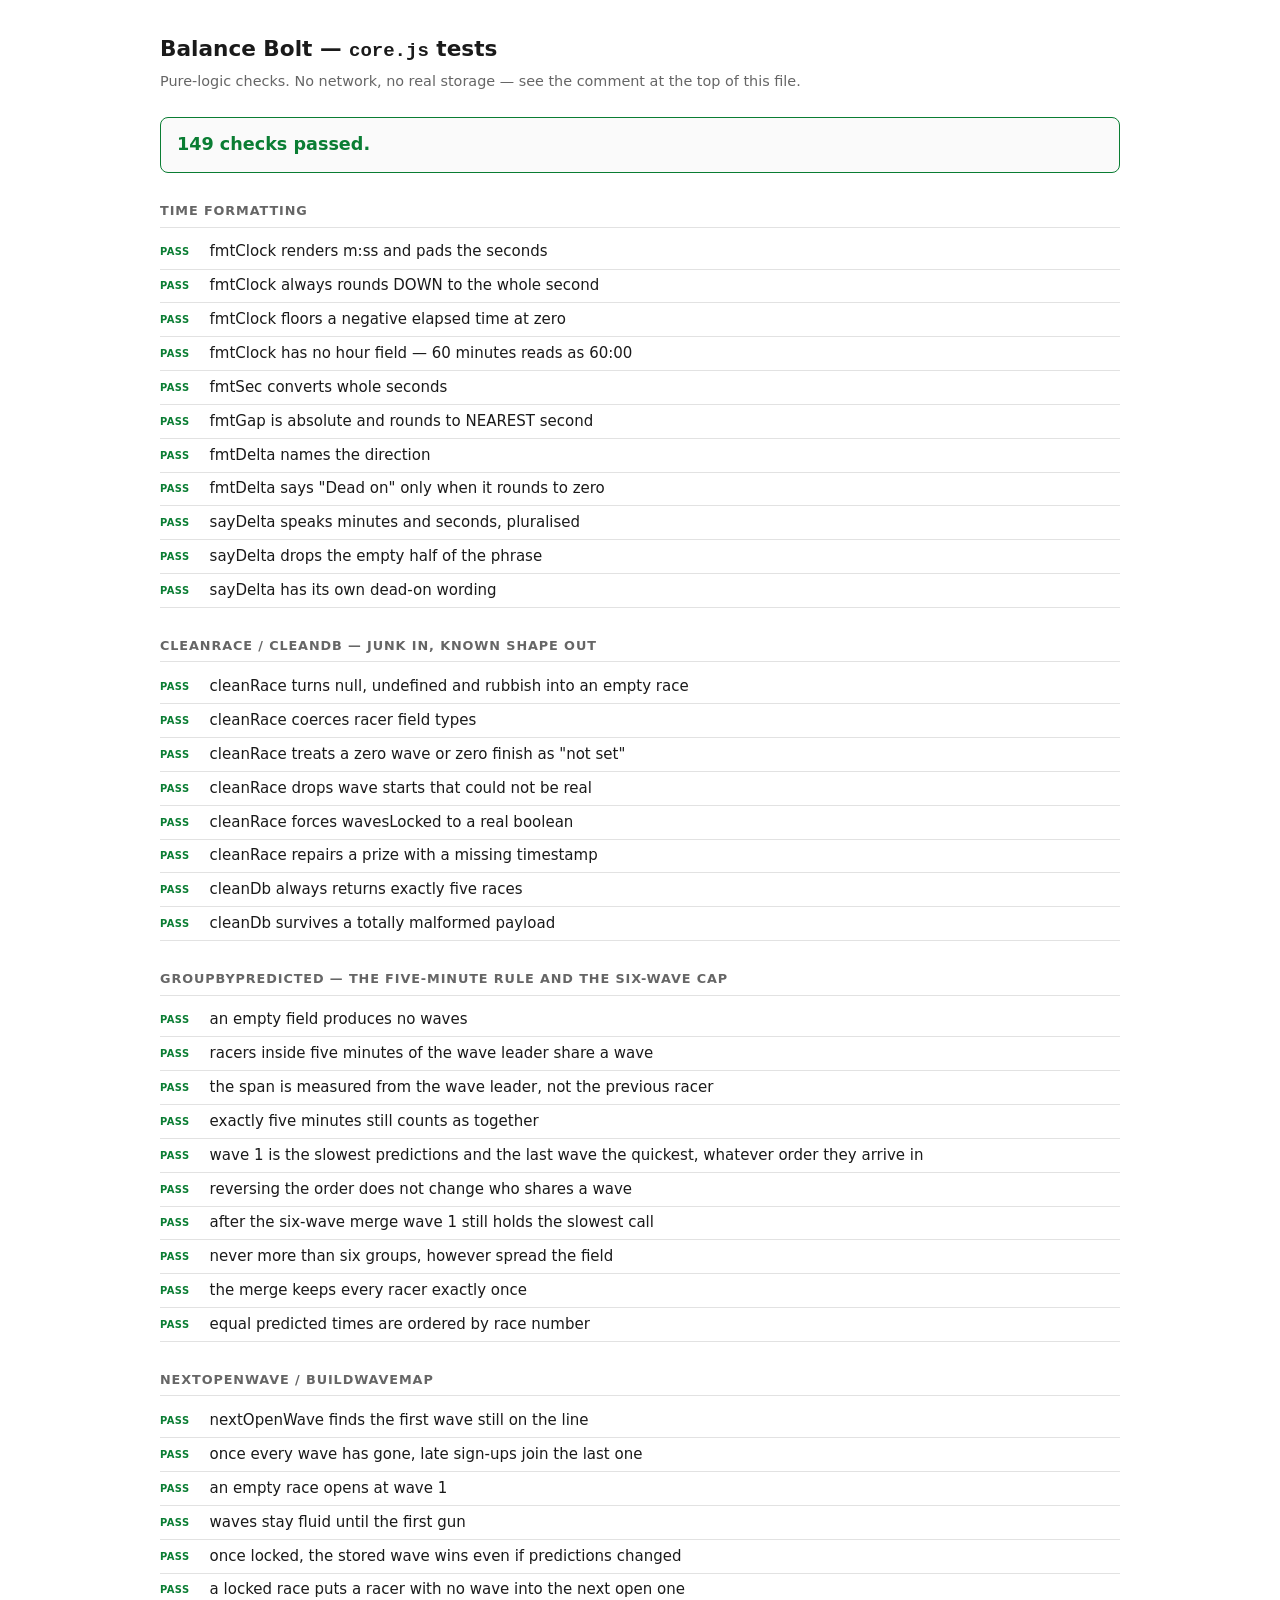
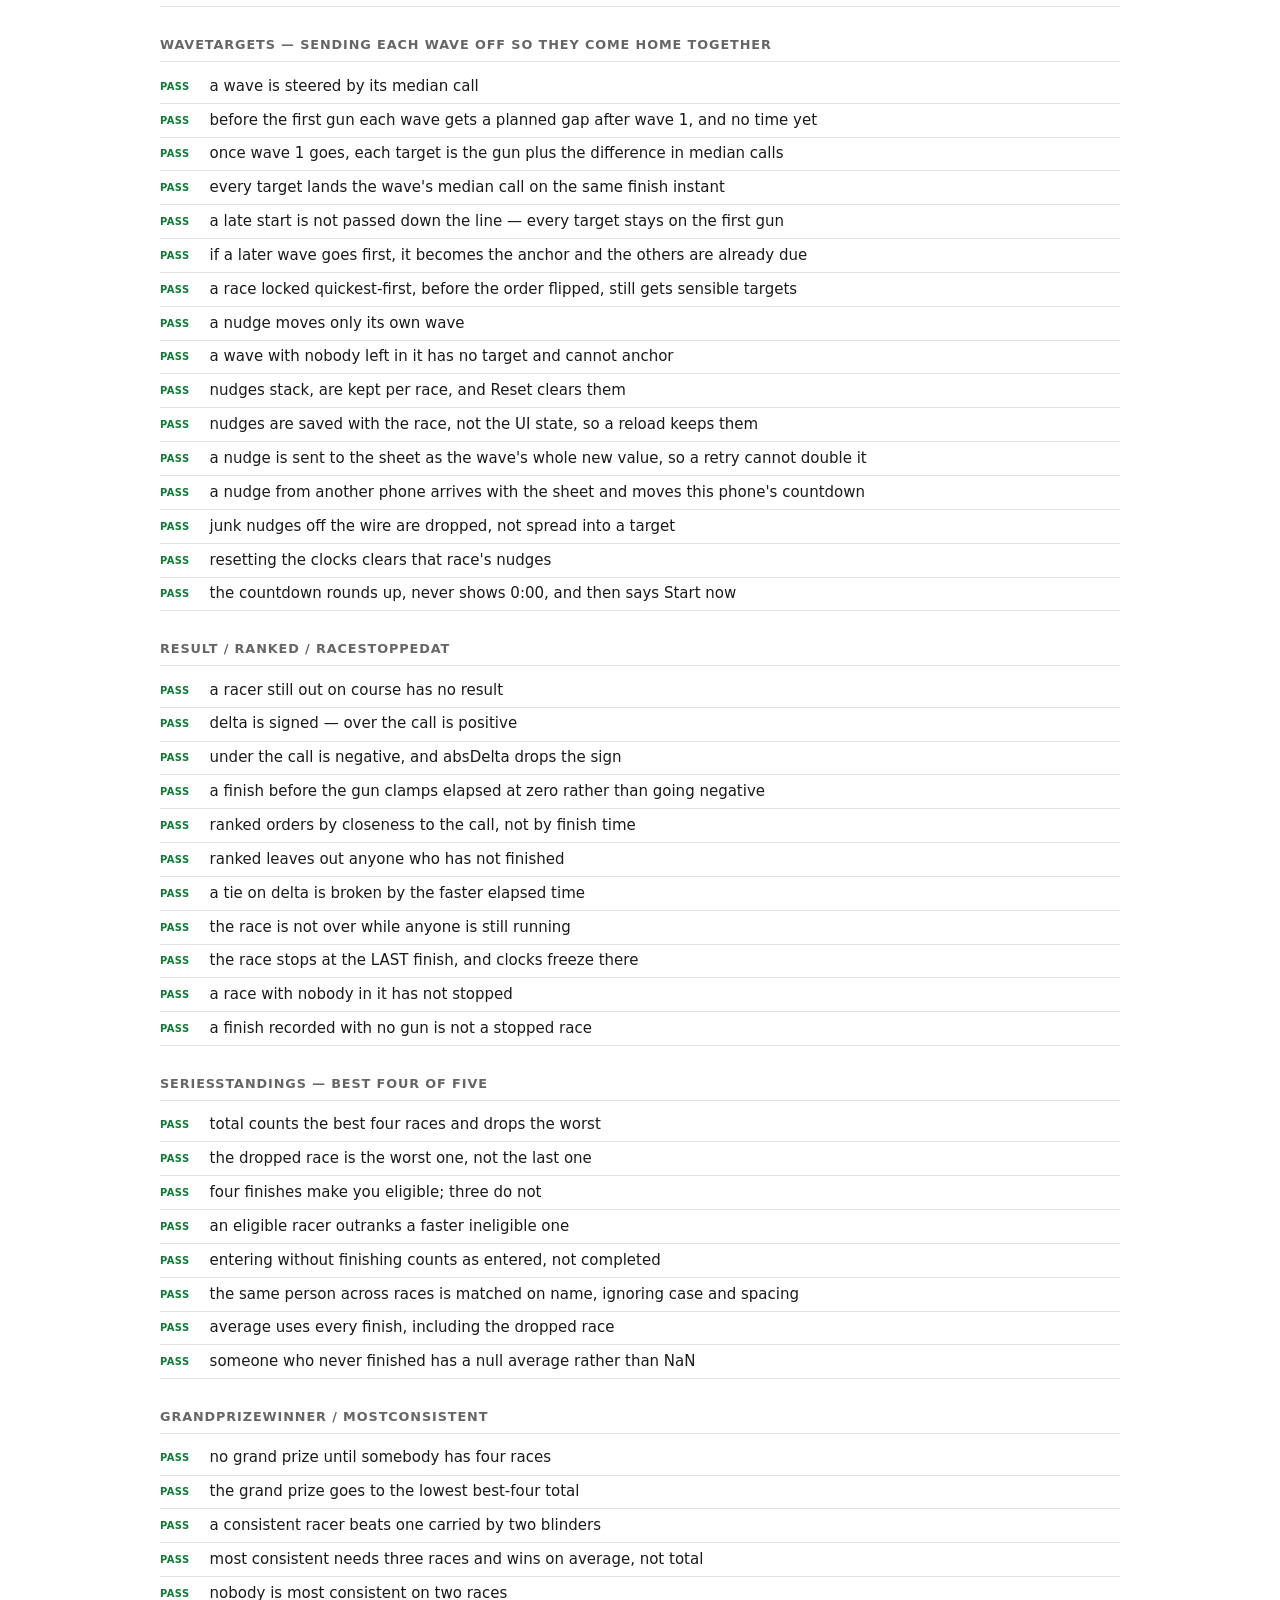
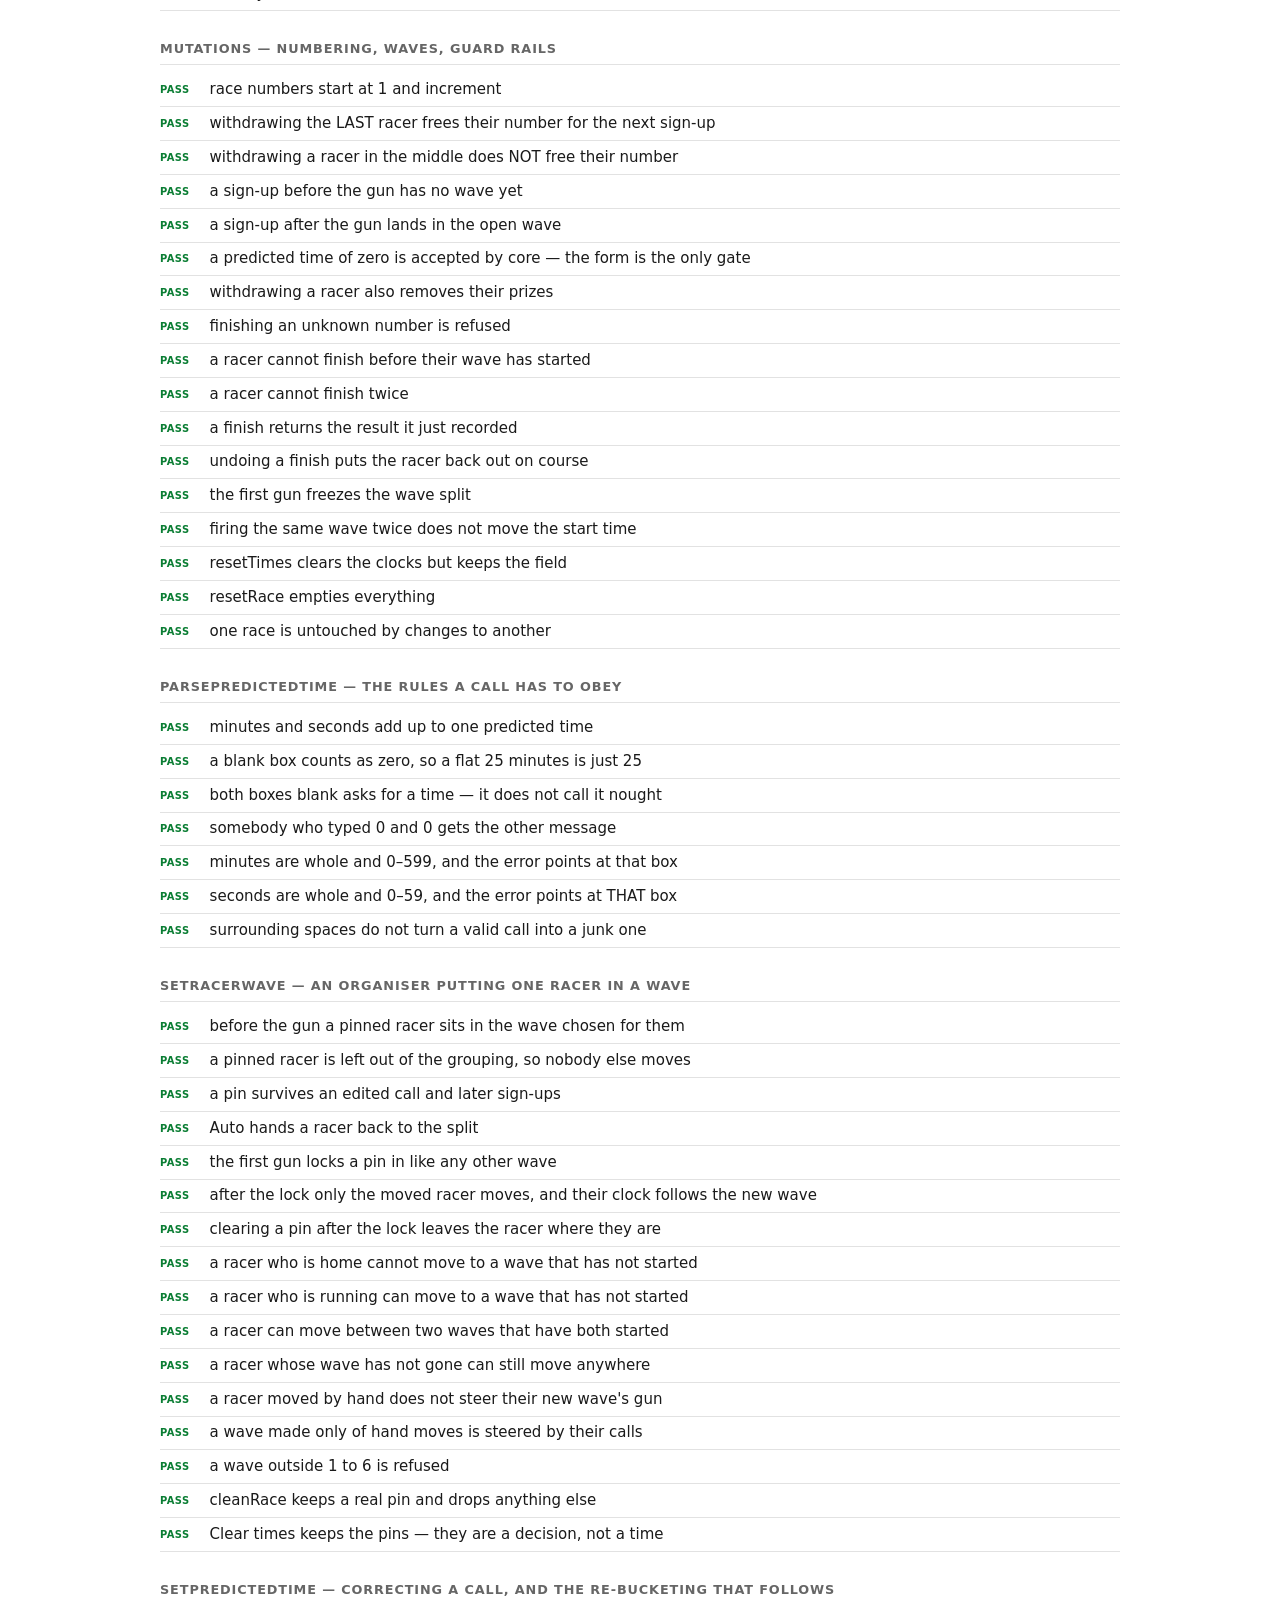
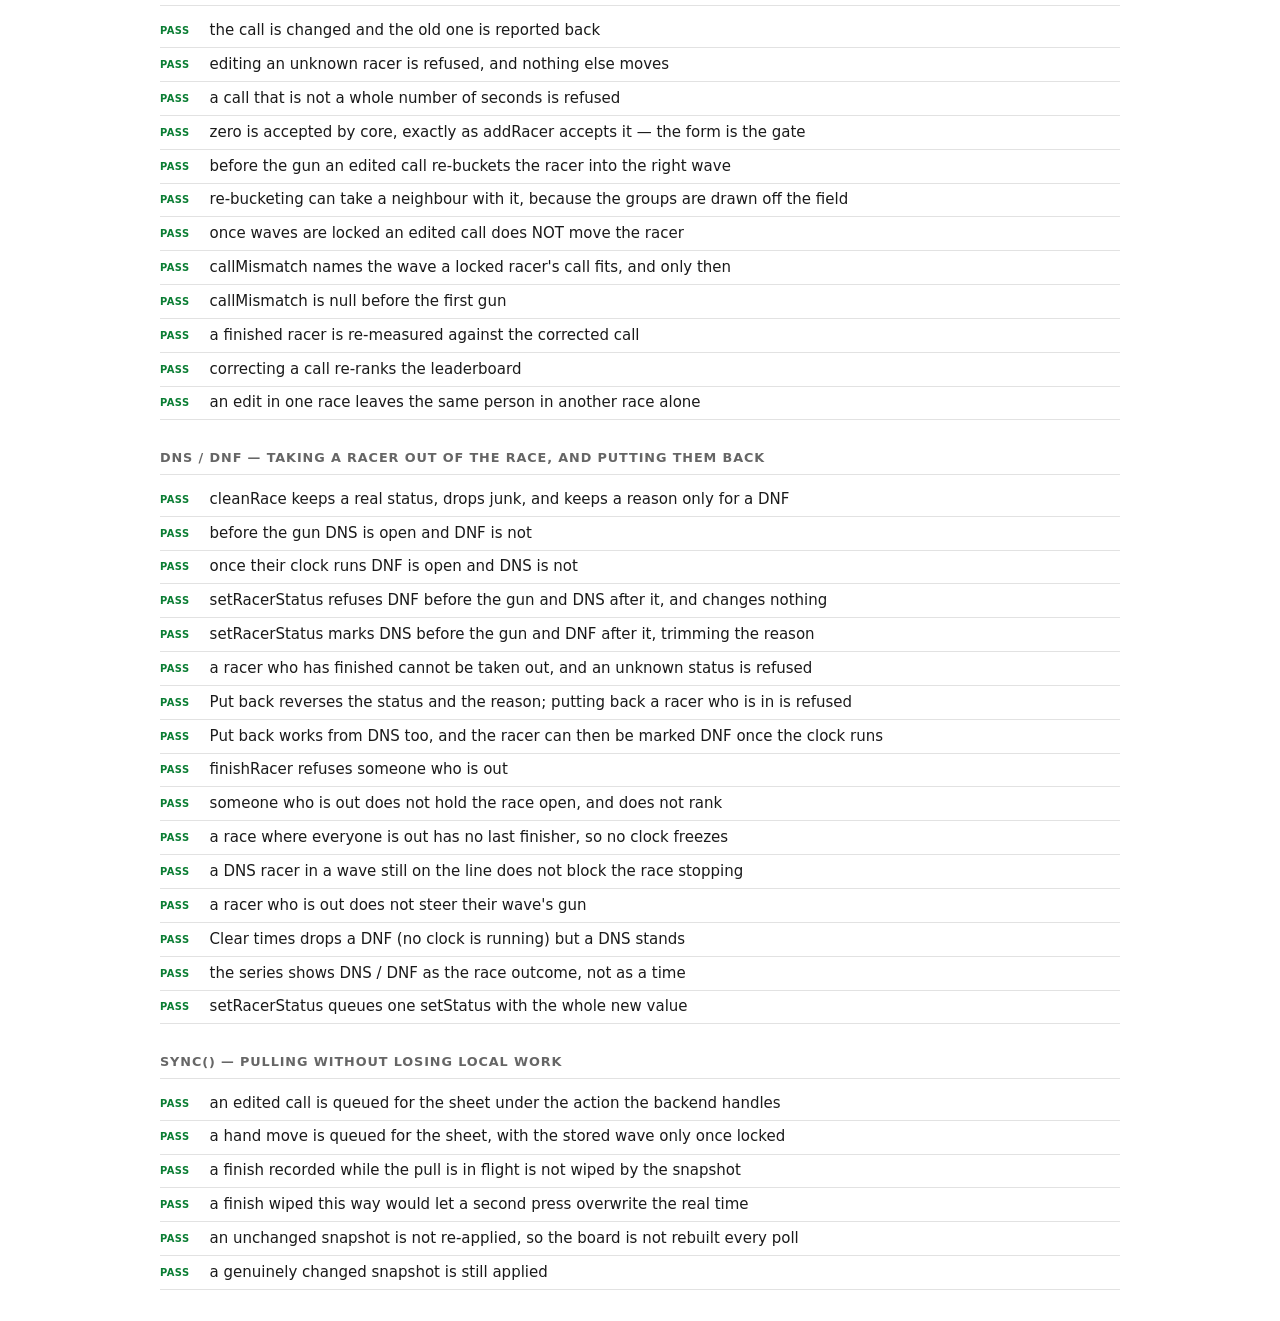
<file: tests.html>
<!doctype html>
<html lang="en">
<head>
<meta charset="utf-8">
<meta name="viewport" content="width=device-width, initial-scale=1">
<title>Balance Bolt — core.js tests</title>

<!--
  Balance Bolt — core.js tests, in a browser
  =========================================
  The checks themselves live in tests-core.js. This page is one of two runners:

      open tests.html      this page — a pass/fail list you can read
      node run-tests.mjs   the same checks, headless, exits non-zero on failure

  Both load core.js and then tests-core.js, so there is one copy of the tests.

  SERVE IT, DO NOT DOUBLE-CLICK IT.
  Opening this straight off the disk works in Safari but Chrome blocks file://
  scripts. From this folder:

      python3 -m http.server 8000     then visit  http://localhost:8000/tests.html

  SAFETY — read before editing
  Two globals are replaced BEFORE core.js loads, and both matter:

    1. localStorage becomes an in-memory fake. This page is served from the same
       origin as index.html, so without it the tests would read — and save() would
       OVERWRITE — real race data sitting in this browser.
    2. fetch is replaced with a stub that throws. core.js has a live API_URL, and
       queue() -> sync() -> post() would otherwise fire real writes at the Apps
       Script endpoint every time a test called addRacer() or finishRacer().

  tests-core.js also neutralises queue() as a second layer. Do not remove any of
  the three. If you ever see a request in the Network tab while this page is open,
  something has regressed and the tests are talking to the live sheet.
-->

<style>
  :root {
    color-scheme: light dark;
    --bg:#fff; --fg:#1a1a1a; --muted:#666;
    --pass:#0a7d33; --fail:#c0202b; --line:#e2e2e2; --card:#fafafa;
  }
  @media (prefers-color-scheme: dark) {
    :root { --bg:#161616; --fg:#ededed; --muted:#a0a0a0; --pass:#4ade80; --fail:#f87171; --line:#333; --card:#1e1e1e; }
  }
  * { box-sizing: border-box; }
  body { margin:0; padding:2rem 1.25rem; background:var(--bg); color:var(--fg);
         font:15px/1.55 ui-sans-serif, -apple-system, "Segoe UI", system-ui, sans-serif; }
  main { max-width:60rem; margin:0 auto; }
  h1 { font-size:1.35rem; margin:0 0 .25rem; }
  .sub { color:var(--muted); margin:0 0 1.5rem; font-size:.9rem; }
  #summary { font-size:1.1rem; font-weight:600; padding:.85rem 1rem; border-radius:.5rem;
             border:1px solid var(--line); background:var(--card); margin-bottom:1.5rem; }
  #summary.ok  { border-color:var(--pass); color:var(--pass); }
  #summary.bad { border-color:var(--fail); color:var(--fail); }
  h2 { font-size:.8rem; text-transform:uppercase; letter-spacing:.07em; color:var(--muted);
       margin:1.75rem 0 .5rem; border-bottom:1px solid var(--line); padding-bottom:.35rem; }
  ol { list-style:none; margin:0; padding:0; }
  li { padding:.3rem 0 .3rem 3.1rem; position:relative; border-bottom:1px solid var(--line); }
  li::before { position:absolute; left:0; font-weight:700; font-size:.62rem; top:.55rem; letter-spacing:.04em; }
  li.pass::before { content:"PASS"; color:var(--pass); }
  li.fail::before { content:"FAIL"; color:var(--fail); }
  li.fail { color:var(--fail); }
  pre { margin:.4rem 0 .2rem; padding:.6rem .75rem; background:var(--card); border:1px solid var(--fail);
        border-radius:.35rem; font-size:.8rem; overflow-x:auto; white-space:pre-wrap; }
  code { font-family:ui-monospace, SFMono-Regular, Menlo, monospace; font-size:.88em; }
</style>
</head>
<body>
<main>
  <h1>Balance Bolt — <code>core.js</code> tests</h1>
  <p class="sub">Pure-logic checks. No network, no real storage — see the comment at the top of this file.</p>
  <div id="summary">Running…</div>
  <div id="results"></div>
</main>

<!-- ══ 1. SAFETY STUBS — must run before core.js ══════════════════════════════ -->
<script>
(function () {
  function fakeStorage() {
    const map = new Map();
    return {
      getItem:    k => (map.has(String(k)) ? map.get(String(k)) : null),
      setItem:    (k, v) => { map.set(String(k), String(v)); },
      removeItem: k => { map.delete(String(k)); },
      clear:      () => { map.clear(); },
      key:        i => [...map.keys()][i] ?? null,
      get length() { return map.size; }
    };
  }
  try {
    Object.defineProperty(window, 'localStorage', {
      value: fakeStorage(), configurable: true, writable: true
    });
  } catch (err) {
    document.getElementById('summary').textContent =
      'Refusing to run: could not replace localStorage, so the tests would overwrite ' +
      'real race data. (' + err.message + ')';
    document.getElementById('summary').className = 'bad';
    throw err;
  }
  window.fetch = function () {
    throw new Error('Network blocked in tests.html — a test reached fetch()');
  };
})();
</script>

<!-- ══ 2. THE CODE UNDER TEST, THEN THE SHARED SUITE ══════════════════════════ -->
<script src="core.js"></script>
<script src="tests-core.js"></script>

<!-- ══ 3. RENDER ══════════════════════════════════════════════════════════════ -->
<script>
(async function () {
  // The suite is async — it tests sync(), which is where the interesting bugs are.
  // Without this await the results are read before the async group has finished.
  try { await window.__TESTS_DONE__; } catch (err) { console.error(err); }

  const out = window.__TEST_RESULTS__;
  const summary = document.getElementById('summary');

  if (!out) {
    summary.textContent =
      'No results. core.js or tests-core.js did not load — check the Console. ' +
      'If you opened this file directly, serve it instead: python3 -m http.server 8000';
    summary.className = 'bad';
    document.body.dataset.status = 'error';
    return;
  }

  summary.textContent = out.failed === 0
    ? out.passed + ' checks passed.'
    : out.failed + ' of ' + out.total + ' checks FAILED.';
  summary.className = out.failed === 0 ? 'ok' : 'bad';

  const host = document.getElementById('results');
  let lastGroup = null, list = null;
  out.results.forEach(function (r) {
    if (r.group !== lastGroup) {
      const h = document.createElement('h2');
      h.textContent = r.group;
      host.appendChild(h);
      list = document.createElement('ol');
      host.appendChild(list);
      lastGroup = r.group;
    }
    const li = document.createElement('li');
    li.className = r.ok ? 'pass' : 'fail';
    li.textContent = r.name;
    if (!r.ok) {
      const pre = document.createElement('pre');
      pre.textContent = r.err;
      li.appendChild(pre);
    }
    list.appendChild(li);
  });

  // Machine-readable, so a headless runner can read the outcome without scraping.
  document.title = (out.failed === 0 ? 'PASS' : 'FAIL') + ' — Balance Bolt core tests';
  document.body.dataset.status = out.failed === 0 ? 'pass' : 'fail';
  (out.failed ? console.error : console.log)(
    'Balance Bolt core tests: ' + out.passed + ' passed, ' + out.failed + ' failed'
  );
})();
</script>
</body>
</html>
</file>
<file: styles.css>
/* Balance Tri Club — prediction race timing.
   Mobile first: everything below is written for a phone held at the finish line,
   and only widens out at the breakpoints near the bottom of this file.
   Design tokens lifted from the club race calendar app so the two feel like one product.
   Measured contrast ratios for every pair live in STYLEGUIDE.md. */

:root {
  --ink: #182542;
  --muted: #566177;
  --line: #d9dfe8;          /* decorative container edges only */
  --line-strong: #78849c;   /* anything that is a control: 3.76:1 on white */
  --canvas: #f7f8fa;
  --yellow: #f8c44f;        /* fills only — 9.41:1 with ink text on top */
  --yellow-soft: #ffe08f;   /* small text on ink or green: 11.80:1 / 5.08:1 */
  --green: #116b43;
  --green-bg: #e8f6ee;
  --navy-bg: #eef2fb;
  /* Medals. Fills are decorative — every medal is also printed as a place number and a
     prize title, so nothing depends on telling gold from bronze. The rims are what the
     eye reads as an edge, so they carry the 3:1 non-text ratio against the canvas. */
  --gold: #dba82f;          /* 1st place fill — ink text on top at 6.98:1 */
  --gold-rim: #8c6214;      /* 5.10:1 on canvas, 5.42:1 as the chip numeral on white */
  --gold-bg: #fbf0d5;       /* leading row tint — ink 13.40:1, muted 5.49:1 */
  --silver: #d3dae3;        /* 2nd place fill — ink text at 10.79:1 */
  --silver-rim: #5f6b7d;    /* 5.09:1 on canvas, 5.40:1 on white */
  --bronze: #9c5a2c;        /* 3rd place fill — white text at 5.37:1 */
  --bronze-rim: #6f3f1e;    /* 8.21:1 on canvas, 8.73:1 on white */
  --slate: #3f4d6b;         /* a finished wave */
  --brand-blue: #00a3e0;    /* brand mark only, never text */
  --red: #b3261e;
  --red-bg: #fdecec;
  --focus: #285ba8;
  --tap: 48px;                       /* comfortable thumb target */
  --tap-min: 44px;                   /* never smaller than this */
  --safe-bottom: env(safe-area-inset-bottom, 0px);
  --navbar-height: calc(64px + var(--safe-bottom));
}

* { box-sizing: border-box }

html {
  -webkit-text-size-adjust: 100%;
  /* Keep focused things clear of the sticky clock and the fixed thumb bar. */
  scroll-padding: 96px 0 calc(var(--navbar-height) + 24px);
}

body {
  margin: 0;
  background: var(--canvas);
  color: var(--ink);
  font: 400 16px/1.5 "DM Sans", Arial, sans-serif;
}
body.has-thumb-bar { padding-bottom: calc(var(--navbar-height) + 16px) }

.shell { width: min(1100px, calc(100% - 32px)); margin: auto }

.visually-hidden {
  position: absolute; width: 1px; height: 1px;
  margin: -1px; padding: 0; overflow: hidden;
  clip: rect(0 0 0 0); white-space: nowrap; border: 0;
}
.hidden { display: none !important }

.skip-link {
  position: absolute; left: 8px; top: -80px; z-index: 60;
  padding: 12px 18px; border-radius: 9px;
  background: var(--ink); color: #fff;
  font: 700 15px "DM Sans", sans-serif; text-decoration: none;
  transition: top .15s ease;
}
.skip-link:focus { top: 8px }

/* ── Top bar ─────────────────────────────────────────────── */
.topbar {
  display: flex; align-items: center; justify-content: space-between;
  gap: 12px; min-height: 76px;
}
.brand { display: flex; align-items: center }
.brand-logo { display: block; height: 46px; width: auto }
.header-actions { display: flex; align-items: center; gap: 4px }

.sync-status { margin: 0 }
.sync-pill {
  display: inline-block;
  padding: 6px 11px; border-radius: 999px;
  background: var(--navy-bg); color: var(--muted);
  font-size: 12px; font-weight: 700; letter-spacing: .3px; white-space: nowrap;
}
.sync-pill.ok { background: var(--green-bg); color: var(--green) }
.sync-pill.error { background: var(--red-bg); color: var(--red) }

.text-button {
  min-width: var(--tap); min-height: var(--tap);
  border: 0; background: transparent; color: var(--muted);
  font: 700 14px "DM Sans", sans-serif; cursor: pointer;
}
.text-button:hover { color: var(--ink) }
a.text-button { display: inline-flex; align-items: center; text-decoration: none }

/* ── Race 1–5 picker ─────────────────────────────────────── */
/* Native radios under the paint, so arrow keys and screen readers work for free. */
.race-pick { margin: 0 0 18px; padding: 0; border: 0; min-width: 0 }
.race-pick legend {
  padding: 0; margin-bottom: 7px;
  color: var(--muted); font-size: 12px; font-weight: 700;
  letter-spacing: .9px; text-transform: uppercase;
}
.race-pick-options { display: grid; grid-template-columns: repeat(5, 1fr); gap: 6px }
.race-pick-option { position: relative; display: block }
.race-pick-option input {
  position: absolute; top: 0; left: 0;
  width: 1px; height: 1px; margin: 0; opacity: 0;
}
.race-pick-option label {
  display: flex; align-items: center; justify-content: center;
  margin: 0; min-height: var(--tap-min);
  border: 1px solid var(--line-strong); border-radius: 9px;
  background: #fff; color: var(--ink);
  font: 700 17px Outfit, sans-serif; font-variant-numeric: tabular-nums;
  cursor: pointer;
}
.race-pick-option input:checked + label {
  background: var(--ink); border-color: var(--ink); color: #fff;
}
.race-pick-option input:focus-visible + label {
  outline: 3px solid var(--focus); outline-offset: 3px;
}
/* ── Thumb bar (fixed to the bottom on phones) ───────────── */
.thumb-bar {
  position: fixed; inset: auto 0 0 0; z-index: 20;
  display: flex; align-items: stretch; gap: 6px;
  padding: 8px 8px calc(8px + var(--safe-bottom));
  background: rgba(255, 255, 255, .97);
  border-top: 1px solid var(--line-strong);
  backdrop-filter: blur(8px);
}
.tab-strip { display: flex; flex: 1 1 auto; gap: 4px }
.view-tab {
  flex: 1; min-height: var(--tap-min); padding: 8px 6px;
  border: 1px solid transparent; border-radius: 9px;
  background: transparent; color: var(--muted);
  font: 700 14px "DM Sans", sans-serif; white-space: nowrap; cursor: pointer;
}
.view-tab[aria-selected="true"] { background: var(--ink); border-color: var(--ink); color: #fff }


/* ── Hero ────────────────────────────────────────────────── */
.hero { border-radius: 9px; overflow: hidden; background: var(--ink); color: #fff }
.hero-copy { padding: 28px 22px }
.eyebrow {
  margin: 0 0 8px; color: var(--muted);
  font: 700 12px "DM Sans", sans-serif; letter-spacing: 1.2px;
}
.hero .eyebrow, .podium-card.outlier .eyebrow, .confirm-card .eyebrow { color: var(--yellow-soft) }
.hero h1 {
  margin: 0; font-family: Outfit, sans-serif;
  font-size: clamp(2rem, 9vw, 3.25rem); line-height: 1.08; letter-spacing: -1.2px;
}
.hero h1.eyebrow { font: 700 12px "DM Sans", sans-serif; letter-spacing: 1.2px }
.hero h1 em { color: var(--yellow); font-style: normal }
.hero-copy > p:not(.eyebrow):not(.global-clock):not(.clock-sub):not(.race-count) {
  max-width: 460px; margin: 14px 0 20px; color: #edf0f7; line-height: 1.6;
}
.race-count { margin: 0; font: 700 22px Outfit, sans-serif; letter-spacing: -.5px }
.race-count-highlight { color: var(--yellow) }

/* The race clock stays glued to the top of race control while you scroll. */
.clock-hero {
  position: sticky; top: 0; z-index: 10;
  margin-bottom: 16px;
  box-shadow: 0 8px 24px rgba(18, 31, 55, .12);
}
.clock-hero .hero-copy { padding: 16px 22px }
.global-clock {
  margin: 0; font-family: Outfit, sans-serif; font-weight: 700;
  font-size: clamp(2.75rem, 16vw, 5rem); line-height: 1;
  letter-spacing: -2px; font-variant-numeric: tabular-nums;
}
.global-clock.stopped { color: var(--yellow-soft) }
.clock-sub { margin: 4px 0 0; color: #edf0f7; font-size: 14px; font-weight: 700 }

/* ── Panels & forms ──────────────────────────────────────── */
.panel {
  margin: 20px 0;
  padding: 22px 18px;
  border: 1px solid var(--line); border-radius: 9px; background: #fff;
}
.panel-heading { margin-bottom: 10px }
.panel-heading h2, .section-head h1, .section-head h2 {
  margin: 0; font-family: Outfit, sans-serif; font-size: 24px;
}
.section-head { margin: 28px 0 12px }
.section-head .helper-text, .panel-heading .helper-text { margin: 6px 0 0 }
.view > .section-head:first-child { margin-top: 4px }

.add-form-fields { display: grid }
label {
  display: block; margin: 14px 0 6px;
  color: var(--ink); font-size: 14px; font-weight: 700;
}
input:not([type="radio"]), select {
  width: 100%; min-height: var(--tap); margin: 0;
  border: 1px solid var(--line-strong); border-radius: 9px; padding: 11px 12px;
  background: #fff; color: var(--ink);
  font: 16px "DM Sans", sans-serif;   /* 16px keeps iOS from zooming on focus */
}
::placeholder { color: var(--muted); opacity: 1 }
input[aria-invalid="true"] { border-color: var(--red); border-width: 2px }

.field { display: block }
.time-field { margin: 14px 0 0; padding: 0; border: 0; min-width: 0 }
.time-field legend { padding: 0; color: var(--ink); font-size: 14px; font-weight: 700 }
.two-columns { display: grid; grid-template-columns: 1fr 1fr; gap: 12px }
.two-columns input { font-size: 20px; font-weight: 700; text-align: center; font-variant-numeric: tabular-nums }
.helper-text { margin: 6px 0 0; color: var(--muted); font-size: 14px; font-weight: 400 }
.form-error {
  margin: 14px 0 0; padding: 10px 12px; border-radius: 9px;
  background: var(--red-bg); color: var(--red); font-size: 14px; font-weight: 700;
}

.primary-button, .secondary-button, .save-button {
  width: 100%; min-height: 52px; padding: 12px 18px;
  border: 1px solid transparent; border-radius: 9px;
  font: 700 16px "DM Sans", sans-serif; cursor: pointer;
}
.primary-button { background: var(--yellow); color: var(--ink) }
.primary-button span { margin-left: 8px; font-size: 17px }
.secondary-button { background: #eef0f4; border-color: var(--line-strong); color: var(--ink) }
.secondary-button.danger { background: var(--red-bg); border-color: var(--red); color: var(--red) }
.save-button { background: var(--ink); color: #fff }
.save-button span { margin-left: 8px; font-size: 17px }
.dialog-footer { display: flex; flex-direction: column; gap: 9px; margin-top: 20px }
button[disabled] { opacity: .7; cursor: not-allowed }
/* A <button> centres its content by default; an <a> does not, and width:100% on an
   inline element does nothing. These classes are shared with anchors, so give the
   anchor case the layout a button gets for free. */
a.primary-button, a.secondary-button, a.save-button {
  display: flex; align-items: center; justify-content: center;
  text-decoration: none;
}

/* ── Admin splash ─────────────────────────────────────────── */
.admin-links { display: grid; gap: 12px; margin: 24px 0 64px }
.admin-link-card { display: flex; flex-direction: column }
.admin-link-card .helper-text { margin: 8px 0 20px }
.admin-link-card > a { margin-top: auto }

/* Small, low-emphasis actions. Still 44px tall — thumbs do not care about emphasis. */
.quiet-button {
  flex-shrink: 0; min-height: var(--tap-min); padding: 8px 14px;
  border: 1px solid var(--line-strong); border-radius: 9px;
  background: #fff; color: var(--ink);
  font: 700 13px "DM Sans", sans-serif; cursor: pointer;
}
.quiet-button:hover { border-color: var(--red); background: var(--red-bg); color: var(--red) }
/* For a quiet button that neither reverses nor removes anything — Edit call. The hover
   above is a red warning, which on a button that only opens a form is a lie. */
.quiet-button.neutral:hover { border-color: var(--ink); background: var(--navy-bg); color: var(--ink) }
a.quiet-button { display: inline-flex; align-items: center; justify-content: center; text-decoration: none }
/* Same shape as .quiet-button, filled — for a quiet button that is still worth a little emphasis. */
.quiet-button.gold { border-color: transparent; background: var(--yellow); color: var(--ink) }
.quiet-button.gold:hover { background: #e4b449 }

.confirm-card { margin: 18px 0; padding: 20px 18px; border-radius: 9px; background: var(--green); color: #fff }
.confirm-line { margin: 0; font: 700 22px Outfit, sans-serif; letter-spacing: -.4px }
.confirm-detail { margin: 6px 0 0; color: #e7f4ec; font-size: 14px }
.confirm-detail a { color: #fff; font-weight: 700; text-decoration: underline }
.confirm-detail a:hover { text-decoration: none }

/* ── Donation callout ────────────────────────────────────── */
.donation-callout {
  display: flex; flex-direction: column; align-items: flex-start; gap: 12px;
  margin: 20px 0 0; padding: 16px 18px;
  border: 1px solid var(--line); border-radius: 9px; background: #fff;
}
.donation-callout-image {
  flex-shrink: 0; width: 235px; height: 60px;
  border-radius: 9px; object-fit: cover;
}
.donation-callout-body { flex-grow: 1; min-width: 0 }
.donation-callout-label {
  margin: 0; color: var(--muted);
  font: 700 11px "DM Sans", sans-serif; letter-spacing: .9px; text-transform: uppercase;
}
.donation-callout-line { margin: 0; font: 600 15px/1.4 "DM Sans", sans-serif }
.donation-callout-line a { color: inherit; text-decoration: underline }
.donation-callout-line a:hover { text-decoration: none }

/* ── Start list ──────────────────────────────────────────── */
.wave-grid { display: grid; gap: 12px }
.wave-card { border: 1px solid var(--line); border-radius: 9px; background: #fff; overflow: hidden }
.wave-card-head {
  display: flex; align-items: center; justify-content: space-between; gap: 12px;
  padding: 13px 16px; background: var(--ink); color: #fff;
}
.wave-card-head h3 { margin: 0; font: 700 18px Outfit, sans-serif }
.wave-card-head .wave-size { flex-shrink: 0; color: #e6ebf5; font-size: 13px; font-weight: 700 }
.wave-card-title { min-width: 0 }
.wave-band {
  display: block; margin-top: 2px;
  color: #e6ebf5; font-size: 13px; font-weight: 700; font-variant-numeric: tabular-nums;
}
.wave-card ul { margin: 0; padding: 4px 16px 10px; list-style: none }

.roster-entry {
  display: flex; align-items: center; justify-content: space-between; gap: 10px;
  padding: 8px 0; border-bottom: 1px solid #eff1f4; font-size: 15px;
}
.roster-entry:last-child { border-bottom: 0 }
.roster-who { display: flex; align-items: center; gap: 10px; min-width: 0; flex-wrap: wrap }
.bib {
  flex-shrink: 0;
  display: inline-flex; align-items: center; justify-content: center;
  min-width: 32px; height: 32px; padding: 0 7px;
  border-radius: 999px; background: var(--navy-bg); color: var(--ink);
  font: 700 15px Outfit, sans-serif; font-variant-numeric: tabular-nums;
}
.roster-name { overflow: hidden; text-overflow: ellipsis; white-space: nowrap; font-weight: 700 }
.roster-pred { color: var(--muted); font-size: 13px; font-variant-numeric: tabular-nums }

/* ── Race control ────────────────────────────────────────── */
.quick-finish-row { display: grid; gap: 12px }
.quick-finish input { font-size: 22px; font-weight: 700 }

.wave-list { display: flex; flex-direction: column; gap: 12px }
.wave-block { border: 1px solid var(--line); border-radius: 9px; background: #fff; overflow: hidden }
.wave-bar {
  display: flex; align-items: center; gap: 12px; flex-wrap: wrap;
  padding: 14px 16px; background: var(--ink); color: #fff;
}
.wave-bar.running { background: var(--green) }
.wave-bar.done { background: var(--slate) }
.wave-bar h3 { margin: 0; font: 700 20px Outfit, sans-serif }
.wave-bar .wave-meta { margin: 2px 0 0; color: #e6ebf5; font-size: 14px }
.wave-bar-main { flex: 1; min-width: 120px }
.wave-clock { margin: 0; font: 700 28px Outfit, sans-serif; font-variant-numeric: tabular-nums; letter-spacing: -1px }
.wave-clock.waiting { color: #e6ebf5; font-size: 15px; font-weight: 700; letter-spacing: 0 }
/* A stopped clock reads as final. The state is also stated in words under the race clock,
   so this tint is reinforcement, never the only signal. */
.wave-clock.stopped { color: var(--yellow-soft) }
.start-button {
  flex-basis: 100%;
  min-height: 56px; padding: 14px 24px;
  border: 0; border-radius: 9px; background: var(--yellow); color: var(--ink);
  font: 700 17px "DM Sans", sans-serif; cursor: pointer;
}
/* Countdown to a wave's target start (waveTargets() in core.js). The label sits above the
   figure; at zero the label goes, the figure reads "Start now" in --yellow and the bar gets a
   yellow edge — said in words first, so the colour is never the only signal. */
.wave-clock.countdown { display: flex; flex-direction: column; align-items: flex-end; text-align: right }
.wave-count-label { color: #e6ebf5; font: 700 13px "DM Sans", sans-serif; letter-spacing: 0 }
.wave-bar.due { box-shadow: inset 6px 0 0 var(--yellow) }
.wave-bar.due .wave-count-label { display: none }
.wave-bar.due .wave-count { color: var(--yellow) }
.wave-nudge { flex-basis: 100%; display: flex; align-items: center; gap: 8px; flex-wrap: wrap }
.nudge-button {
  min-height: 44px; min-width: 64px; padding: 8px 14px;
  border: 1px solid #e6ebf5; border-radius: 9px; background: transparent; color: #fff;
  font: 700 15px "DM Sans", sans-serif; font-variant-numeric: tabular-nums; cursor: pointer;
}
.nudge-button:hover { background: rgba(255, 255, 255, .12) }
.wave-nudge-note { color: #e6ebf5; font-size: 14px; font-weight: 700; font-variant-numeric: tabular-nums }
.wave-body { padding: 4px 16px 12px }

.timing-row {
  display: flex; align-items: center; justify-content: space-between; gap: 10px; flex-wrap: wrap;
  padding: 10px 0; border-bottom: 1px solid #eff1f4;
}
.timing-row:last-child { border-bottom: 0 }
/* When the row wraps on a narrow phone the time and its button stay on the thumb side. */
.timing-result { display: flex; align-items: center; gap: 10px; margin-left: auto; font-variant-numeric: tabular-nums }
.timing-elapsed { font: 700 19px Outfit, sans-serif }
.timing-delta { font-size: 13px; font-weight: 700 }
.delta-good { color: var(--green) }
.delta-off { color: var(--muted) }
.finish-button {
  min-height: var(--tap); padding: 10px 22px;
  border: 0; border-radius: 9px; background: var(--ink); color: #fff;
  font: 700 15px "DM Sans", sans-serif; cursor: pointer;
}
.finish-button[disabled] { background: #eef0f4; color: var(--muted) }

/* Edit racer sits with the name and the tags, hard against the bib, not in the thumb-side
   cluster: Finish is the one control in this app that must never be pressed by accident, so
   nothing else is parked next to it. The auto margin here and the one on .timing-result
   share the free space between them, which puts the time and its button on the right edge
   and this button on the left — and keeps both when the row wraps. */
.timing-actions { display: flex; align-items: center; gap: 8px; flex-wrap: wrap; margin-right: auto }

/* Editing one racer: one panel, two jobs. Drops onto its own line inside the row — the same
   flex-basis trick .start-button uses inside the wave bar — so it never squeezes the clock or
   the Finish button sideways. Padding 16px on a phone, 20px from 700px. */
.timing-edit {
  flex-basis: 100%;
  margin: 4px 0 6px; padding: 16px;
  border: 1px solid var(--line-strong); border-radius: 9px; background: var(--canvas);
}
.timing-edit-title { margin: 0 0 16px; font: 700 18px/1.2 Outfit, sans-serif }
.edit-form, .review-form { display: grid; gap: 16px }
.timing-edit .time-field { margin: 0 }
/* 6px between a label and its box; 16px between rows. */
.timing-edit label { margin: 0 0 6px }
.edit-fields { display: grid; grid-template-columns: 1fr 1fr; gap: 16px 12px }
.edit-fields .wide { grid-column: 1 / -1 }
.timing-edit .helper-text, .timing-edit .form-error { margin: 0 }
.timing-edit .dialog-footer { margin: 0; gap: 12px }

/* "Take out of the race": apart from the form on purpose. 32px of clear space above it so
   nobody hits DNS or DNF while aiming for Save, and a dashed red edge so it reads as a
   different kind of action. --red on white is 6.54:1. */
.take-out {
  margin-top: 32px; padding: 16px;
  border: 2px dashed var(--red); border-radius: 9px; background: #fff;
  display: grid; gap: 12px;
}
.take-out h4 { margin: 0; color: var(--red); font: 700 16px/1.2 Outfit, sans-serif }
.take-out-buttons { display: grid; grid-template-columns: 1fr 1fr; gap: 12px }
.take-out-buttons .secondary-button { padding: 6px 10px; line-height: 1.25 }
/* The closed outcome: greyed and dashed, still focusable (aria-disabled) so its reason is read. */
.secondary-button.is-closed {
  background: #eef0f4; border-style: dashed; border-color: var(--line-strong);
  color: var(--muted); cursor: not-allowed;
}

/* The review card: what DNS or DNF does, an optional reason for a DNF, and a confirm button
   that names the outcome. Red tint plus words; --red on --red-bg is 5.72:1. */
.review-card {
  padding: 16px; border: 2px solid var(--red); border-radius: 9px; background: var(--red-bg);
  display: grid; gap: 12px;
}
.review-title { margin: 0; color: var(--red); font: 700 18px/1.2 Outfit, sans-serif }
.review-card ul { margin: 0; padding-left: 20px }

.danger-zone { margin: 32px 0 24px; padding: 20px 18px; border: 1px dashed var(--line-strong); border-radius: 9px }
.danger-zone h2 { margin: 0 0 6px; font-family: Outfit, sans-serif; font-size: 20px }
.danger-actions { display: grid; gap: 9px; margin-top: 14px }

/* ── Leaderboard ─────────────────────────────────────────── */
/* The medal cards and the table below them are one section, not two. A card is the
   prize; the table is the whole field. A racer's name and times are printed once. */
.podium { display: grid; gap: 12px }
.podium-card { padding: 20px 18px; border: 2px solid transparent; border-radius: 9px }
.podium-card.gold { background: var(--gold); border-color: var(--gold-rim); color: var(--ink) }
.podium-card.silver { background: var(--silver); border-color: var(--silver-rim); color: var(--ink) }
.podium-card.bronze { background: var(--bronze); border-color: var(--bronze-rim); color: #fff }
/* Furthest from the call is not a 4th medal, so it gets no metal and no chip. */
.podium-card.outlier { background: var(--ink); border-color: var(--ink); color: #fff }

.medal-chip {
  display: inline-flex; align-items: center; justify-content: center;
  width: 30px; height: 30px; margin-bottom: 10px;
  border-radius: 999px; background: #fff;
  font: 700 16px Outfit, sans-serif; font-variant-numeric: tabular-nums;
}
.podium-card.gold .medal-chip { color: var(--gold-rim) }
.podium-card.silver .medal-chip { color: var(--silver-rim) }
.podium-card.bronze .medal-chip { color: var(--bronze-rim) }

.podium-card.gold .eyebrow, .podium-card.silver .eyebrow { color: var(--ink) }
.podium-card.bronze .eyebrow { color: #fff }
.podium-name { margin: 0; font: 700 26px Outfit, sans-serif; letter-spacing: -.5px }
.podium-delta { margin: 6px 0 0; font: 700 22px Outfit, sans-serif; font-variant-numeric: tabular-nums }
.podium-detail { margin: 4px 0 0; font-size: 14px; font-variant-numeric: tabular-nums }
.podium-card.gold .podium-detail, .podium-card.silver .podium-detail { color: #2c3752 }
.podium-card.bronze .podium-detail { color: #faf0e9 }
.podium-card.outlier .podium-detail { color: #e6ebf5 }

.board-wrap { margin-top: 16px; overflow-x: auto; border: 1px solid var(--line); border-radius: 9px; background: #fff }
.board { width: 100%; border-collapse: collapse; font-size: 15px }
.board th, .board td { padding: 11px 12px; text-align: left; border-bottom: 1px solid #eff1f4 }
.board thead th {
  background: var(--navy-bg); color: var(--muted);
  font-size: 11px; letter-spacing: .8px; text-transform: uppercase; white-space: nowrap;
}
.board .num { text-align: right; font-variant-numeric: tabular-nums; white-space: nowrap }
.board .col-rank { width: 40px; padding-right: 0 }
.board .col-who { font-weight: 400 }
.board tbody tr.is-first { background: var(--gold-bg) }
.board tbody tr.is-last { background: var(--navy-bg) }
.board tbody tr.is-running { color: var(--muted) }
/* The bib pill is --navy-bg, which all but vanishes on a tinted row. White keeps the
   shape readable; the number inside it is what carries the meaning either way. */
.board tbody tr.is-first .bib, .board tbody tr.is-last .bib { background: #fff }

/* Series: not-yet-qualified rows and dropped races. The meaning is carried by the text
   ("needs 2 more to qualify") and the strikethrough — never by colour alone. */
.board tbody tr.not-eligible { background: var(--canvas) }
.board tbody tr.not-eligible .rank-badge { color: var(--muted) }
.board td.is-dropped { color: var(--muted) }
.board td.is-dropped s { text-decoration-thickness: 2px }
.racer-cell { display: flex; align-items: center; gap: 9px; min-width: 0 }
.racer-sub { display: block; margin-top: 3px; color: var(--muted); font-size: 12px; font-variant-numeric: tabular-nums }
.col-wide { display: none }                    /* wide columns fold into .racer-sub on phones */
.rank-badge { font: 700 16px Outfit, sans-serif; font-variant-numeric: tabular-nums }
/* Places 1-3 wear their medal in the rank column, which is what ties a row to its card
   above. The numeral is inside the pill, so the medal is never the only signal. */
.rank-badge.medal {
  display: inline-flex; align-items: center; justify-content: center;
  width: 26px; height: 26px; border-radius: 999px;
}
.rank-badge.gold { background: var(--gold); color: var(--ink) }
.rank-badge.silver { background: var(--silver); color: var(--ink) }
.rank-badge.bronze { background: var(--bronze); color: #fff }
.status-tag {
  display: inline-block; padding: 3px 9px; border-radius: 999px;
  background: var(--navy-bg); color: var(--muted); font-size: 12px; font-weight: 700;
}
/* DNS / DNF: a red tint AND the words, never the tint alone. --red on --red-bg is 5.72:1. */
.status-tag.out { background: var(--red-bg); color: var(--red); border: 1px solid var(--red) }

/* Shown until the Sheet is connected — see API_URL at the top of core.js. A five-race
   series runs across months; local storage alone will not survive that. */
.storage-notice {
  margin: 16px 0; padding: 16px 16px;
  border: 1px solid var(--line); border-left: 4px solid var(--ink); border-radius: 9px;
  background: #fff; color: var(--ink); font-size: 14px;
}
.storage-notice strong { display: block; margin-bottom: 4px; font-size: 15px }
.storage-notice code {
  padding: 1px 5px; border-radius: 4px; background: var(--navy-bg);
  font-size: 13px;
}

/* ── Series ──────────────────────────────────────────────── */
.rule-card {
  margin: 16px 0 4px; padding: 18px 16px;
  border: 1px solid var(--line); border-left: 4px solid var(--ink); border-radius: 9px;
  background: #fff;
}
.rule-card h2 { margin: 0 0 10px; font: 700 18px Outfit, sans-serif }
.rule-list { margin: 0; padding-left: 20px; display: grid; gap: 8px; font-size: 15px }
.rule-note { margin: 12px 0 0; color: var(--muted); font-size: 14px }

/* ── Prizes ──────────────────────────────────────────────── */
.prize-grid { display: grid; gap: 12px }
.prize-card { padding: 16px 18px; border: 1px solid var(--line); border-radius: 9px; background: #fff }
.prize-card h3 {
  margin: 0 0 6px; color: var(--muted);
  font: 700 13px "DM Sans", sans-serif; letter-spacing: .6px; text-transform: uppercase;
}
.prize-winner { margin: 0; font: 700 20px Outfit, sans-serif }
.prize-detail { margin: 4px 0 0; color: var(--muted); font-size: 14px; font-variant-numeric: tabular-nums }
.prize-card.adhoc { border-color: #e0c07a; background: #fffaf0 }
.prize-card.series { border-color: var(--green); border-left-width: 4px; background: var(--green-bg) }
.prize-card .quiet-button { margin-top: 12px }

.empty-state {
  padding: 26px 20px; border: 1px dashed var(--line-strong); border-radius: 9px;
  background: #fff; color: var(--muted); text-align: center;
}

/* ── Focus & motion ──────────────────────────────────────── */
button:focus-visible,
a:focus-visible,
input:focus-visible,
select:focus-visible,
[tabindex]:focus-visible {
  outline: 3px solid var(--focus); outline-offset: 3px;
}
.hero button:focus-visible, .wave-bar button:focus-visible { outline-color: #fff }
.view:focus { outline: none }
.view:focus-visible { outline: 3px solid var(--focus); outline-offset: -4px }
.board-wrap:focus-visible { outline-offset: 2px }

/* In forced-colors the painted backgrounds vanish, so selected state needs a border. */
@media (forced-colors: active) {
  .race-pick-option input:checked + label,
  .view-tab[aria-selected="true"] { outline: 3px solid CanvasText; outline-offset: -3px }
}

@media (prefers-reduced-motion: reduce) {
  *, *::before, *::after { scroll-behavior: auto !important; transition: none !important; animation: none !important }
}

/* ── Tablet and up ───────────────────────────────────────── */
@media (min-width: 700px) {
  html { scroll-padding: 8px 0 24px }
  body.has-thumb-bar { padding-bottom: 0 }
  .shell { width: min(1100px, calc(100% - 40px)) }

  .donation-callout { flex-direction: row; align-items: center }

  .topbar { min-height: 112px }
  .brand-logo { height: 80px }
  .header-actions { gap: 10px }

  .race-pick-options { grid-template-columns: repeat(5, minmax(0, 84px)) }

  /* the thumb bar returns to pills under the logo */
  .thumb-bar {
    position: static; gap: 10px; padding: 0; margin-bottom: 24px;
    background: none; border-top: 0; backdrop-filter: none; flex-wrap: wrap;
  }
  .tab-strip { flex: 0 0 auto; gap: 8px }
  .view-tab {
    flex: 0 0 auto; padding: 10px 20px; min-height: var(--tap);
    border-color: var(--line-strong); background: #fff;
  }

  .hero-copy { padding: 48px 54px }
  .race-count { font-size: 30px }
  .clock-hero { position: static; box-shadow: none; margin-bottom: 24px }
  .clock-hero .hero-copy { padding: 32px 54px }
  .clock-sub { font-size: 16px; margin-top: 10px }

  .panel { padding: 28px }
  .panel-heading h2, .section-head h1, .section-head h2 { font-size: 28px }
  .primary-button, .secondary-button, .save-button { width: auto }
  .dialog-footer { flex-direction: row; justify-content: flex-end }
  .quick-finish-row { grid-template-columns: 1fr auto; align-items: end }
  .quick-finish input { text-align: left; font-size: 18px }

  .wave-grid { grid-template-columns: repeat(auto-fit, minmax(260px, 1fr)) }
  .wave-bar { gap: 18px; padding: 16px 20px; flex-wrap: nowrap }
  .start-button { flex-basis: auto; min-height: 52px }
  /* A waiting wave carries the nudge row too; it takes a second line of its own. */
  .wave-bar.pending { flex-wrap: wrap }
  /* Two boxes that hold at most three digits do not need half the shell — capped the same
     way the race picker caps its five options, so they read as fields, not as panels. */
  .timing-edit { padding: 20px }
  .edit-fields { grid-template-columns: 150px 150px 260px }
  .edit-fields .wide { grid-column: auto }
  .take-out-buttons { grid-template-columns: repeat(2, minmax(0, 240px)) }
  .wave-body { padding: 6px 20px 16px }
  .wave-clock { font-size: 30px }

  .danger-actions { grid-auto-flow: column; justify-content: start }

  .podium { grid-template-columns: repeat(auto-fit, minmax(240px, 1fr)) }
  .podium-card { padding: 24px }

  .admin-links { grid-template-columns: 1fr 1fr }
  .podium-name { font-size: 30px }
  .board th, .board td { padding: 12px 16px; white-space: nowrap }
  .board .col-rank { width: 56px; padding-right: 12px }
  .col-wide { display: table-cell }
  .racer-sub { display: none }
  .rule-card { padding: 22px 24px }
  .prize-grid { grid-template-columns: repeat(auto-fit, minmax(240px, 1fr)) }
  .prize-winner { font-size: 22px }
  .empty-state { padding: 34px }
}

/* ── Desktop ─────────────────────────────────────────────── */
@media (min-width: 1000px) {
  /* Four cards across the 1100px shell: three medals plus the wooden spoon. */
  .podium { grid-template-columns: repeat(auto-fit, minmax(230px, 1fr)) }
}
</file>
<file: styleguide.css>
/* Balance Bolt — style guide page only.
   Doc-layout classes live here, prefixed `sg-`, so they never mix with the app's own
   component classes in styles.css. Every component demo on the page uses the real
   classes from styles.css unchanged — this file only lays the demos out and frames
   them; it never restyles a real component. */

.sg-intro { max-width: 640px }

/* ── On-page nav ─────────────────────────────────────────── */
.sg-nav {
  position: sticky; top: 0; z-index: 15;
  display: flex; gap: 6px; overflow-x: auto;
  margin: 0 0 24px; padding: 10px 2px;
  background: rgba(255, 255, 255, .97);
  border-bottom: 1px solid var(--line);
  backdrop-filter: blur(8px);
  -webkit-overflow-scrolling: touch;
}
.sg-nav a {
  flex: 0 0 auto; padding: 8px 14px;
  border: 1px solid var(--line-strong); border-radius: 999px;
  background: #fff; color: var(--ink);
  font: 700 13px "DM Sans", sans-serif; text-decoration: none; white-space: nowrap;
}
.sg-nav a:hover { background: var(--navy-bg) }

/* ── Sections ────────────────────────────────────────────── */
.sg-section { margin: 0 0 56px; scroll-margin-top: 64px }
.sg-section h2 { margin: 0 0 6px; font: 700 26px Outfit, sans-serif }
.sg-section-intro { margin: 0 0 24px; color: var(--muted); max-width: 640px }
.sg-sub { margin: 32px 0 12px; scroll-margin-top: 64px }
.sg-sub h3 { margin: 0 0 4px; font: 700 18px Outfit, sans-serif }
.sg-sub-note { margin: 0 0 14px; color: var(--muted); font-size: 14px; max-width: 640px }

/* ── Colour swatches ─────────────────────────────────────── */
.sg-swatch-grid { display: grid; grid-template-columns: repeat(auto-fill, minmax(180px, 1fr)); gap: 12px }
.sg-swatch { border: 1px solid var(--line); border-radius: 9px; overflow: hidden; background: #fff }
.sg-swatch-fill { height: 56px }
.sg-swatch-meta { padding: 10px 12px }
.sg-swatch-meta code { display: block; font-size: 13px; font-weight: 700; color: var(--ink) }
.sg-swatch-meta .sg-hex { display: block; margin: 2px 0 6px; color: var(--muted); font-size: 12px; font-variant-numeric: tabular-nums }
.sg-swatch-meta .sg-desc { display: block; color: var(--muted); font-size: 13px }

/* ── Type specimens ──────────────────────────────────────── */
.sg-specimen-list { display: grid; gap: 18px }
.sg-specimen { padding: 14px 0; border-bottom: 1px solid var(--line) }
.sg-specimen:last-child { border-bottom: 0 }
.sg-specimen-label {
  display: flex; flex-wrap: wrap; gap: 8px; align-items: baseline; margin-bottom: 8px;
  color: var(--muted); font-size: 12px; font-weight: 700; letter-spacing: .4px; text-transform: uppercase;
}
.sg-specimen-label code { text-transform: none; letter-spacing: 0; color: var(--ink) }

/* A component demo showing what a real .hero h1 looks like, without actually being a
   second h1 on this page — role="heading" aria-level="4" keeps it a heading at the
   correct nested level (this page's own real ladder is h1 → h2 → h3 → here).
   A <div>, not a <p>, so styles.css's `.hero-copy > p:not(...)` rule (tag-qualified)
   never matches it — no specificity fight needed. */
.sg-hero-h1-sample {
  margin: 0; font-family: Outfit, sans-serif; font-weight: 700;
  font-size: clamp(2rem, 9vw, 3.25rem); line-height: 1.08; letter-spacing: -1.2px;
}
.sg-hero-h1-sample em { color: var(--yellow); font-style: normal }

/* ── Component demo frames ──────────────────────────────── */
.sg-demo {
  margin: 0 0 20px; border: 1px solid var(--line); border-radius: 9px; overflow: hidden; background: #fff;
}
.sg-demo-label {
  display: flex; flex-wrap: wrap; align-items: center; gap: 8px;
  padding: 10px 14px; border-bottom: 1px solid var(--line);
  background: var(--canvas); color: var(--muted);
  font-size: 12px; font-weight: 700; letter-spacing: .3px;
}
.sg-demo-label code { color: var(--ink) }
.sg-demo-body { padding: 20px }
.sg-demo-body.sg-flush { padding: 0 }
.sg-demo-body.sg-dark { background: var(--ink) }
.sg-demo-body.sg-canvas { background: var(--canvas) }
.sg-demo-row { display: flex; flex-wrap: wrap; gap: 10px; align-items: flex-start }

/* Demos of components that are normally position:fixed/sticky need containing —
   otherwise they would fix themselves to the *page* viewport, not the demo box. */
.sg-frame { position: relative; overflow: hidden; background: var(--canvas) }
.sg-frame .thumb-bar,
.sg-frame .clock-hero { position: static !important; box-shadow: none !important }

/* ── Ratio tables ────────────────────────────────────────── */
.sg-ratio { font-variant-numeric: tabular-nums; font-weight: 700 }
.sg-pass { color: var(--green) }
.sg-decorative { color: var(--muted); font-weight: 400 }

/* ── Prose lists reused across §5–7 ──────────────────────── */
.sg-list { margin: 0; padding-left: 20px; display: grid; gap: 10px; font-size: 15px; max-width: 680px }
.sg-list li strong { color: var(--ink) }

@media (min-width: 700px) {
  .sg-swatch-grid { grid-template-columns: repeat(auto-fill, minmax(200px, 1fr)) }
  .sg-nav { position: static; background: none; border-bottom: 0; backdrop-filter: none; flex-wrap: wrap; padding: 0 }
}
</file>
